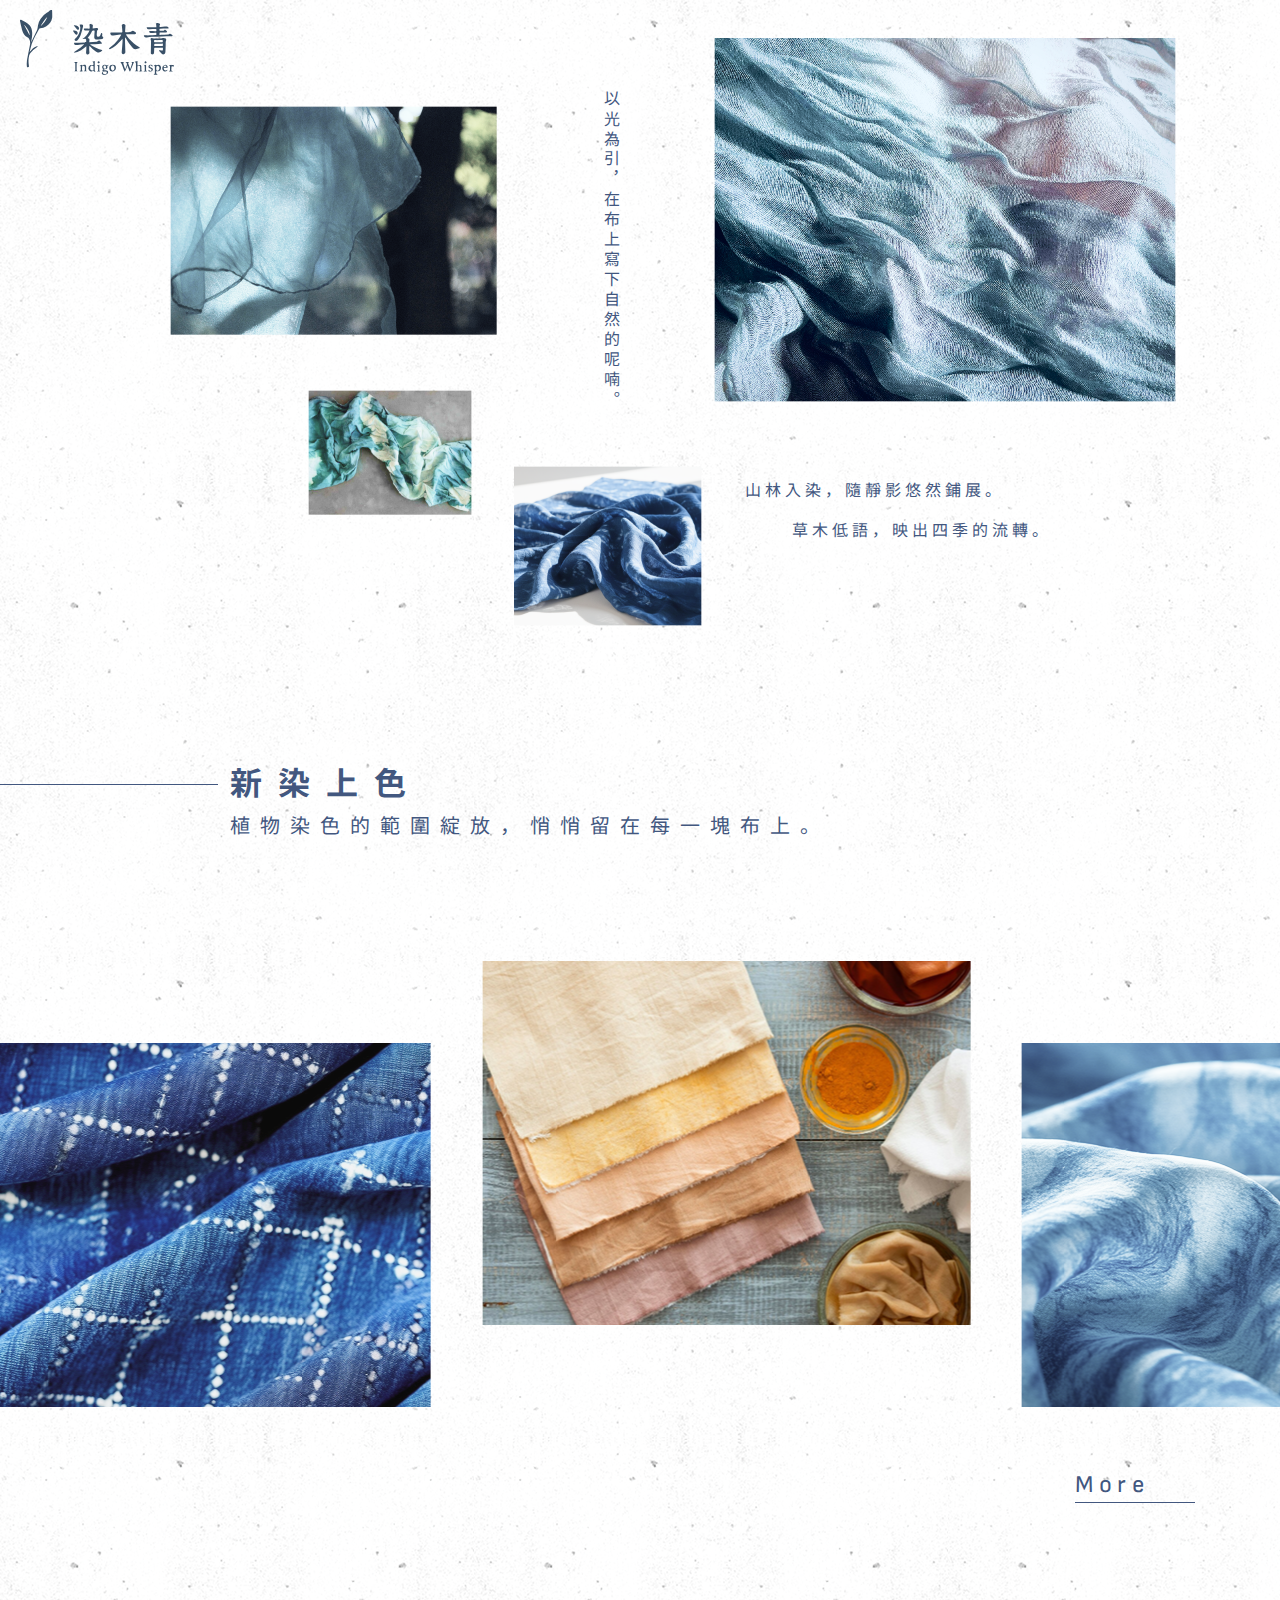
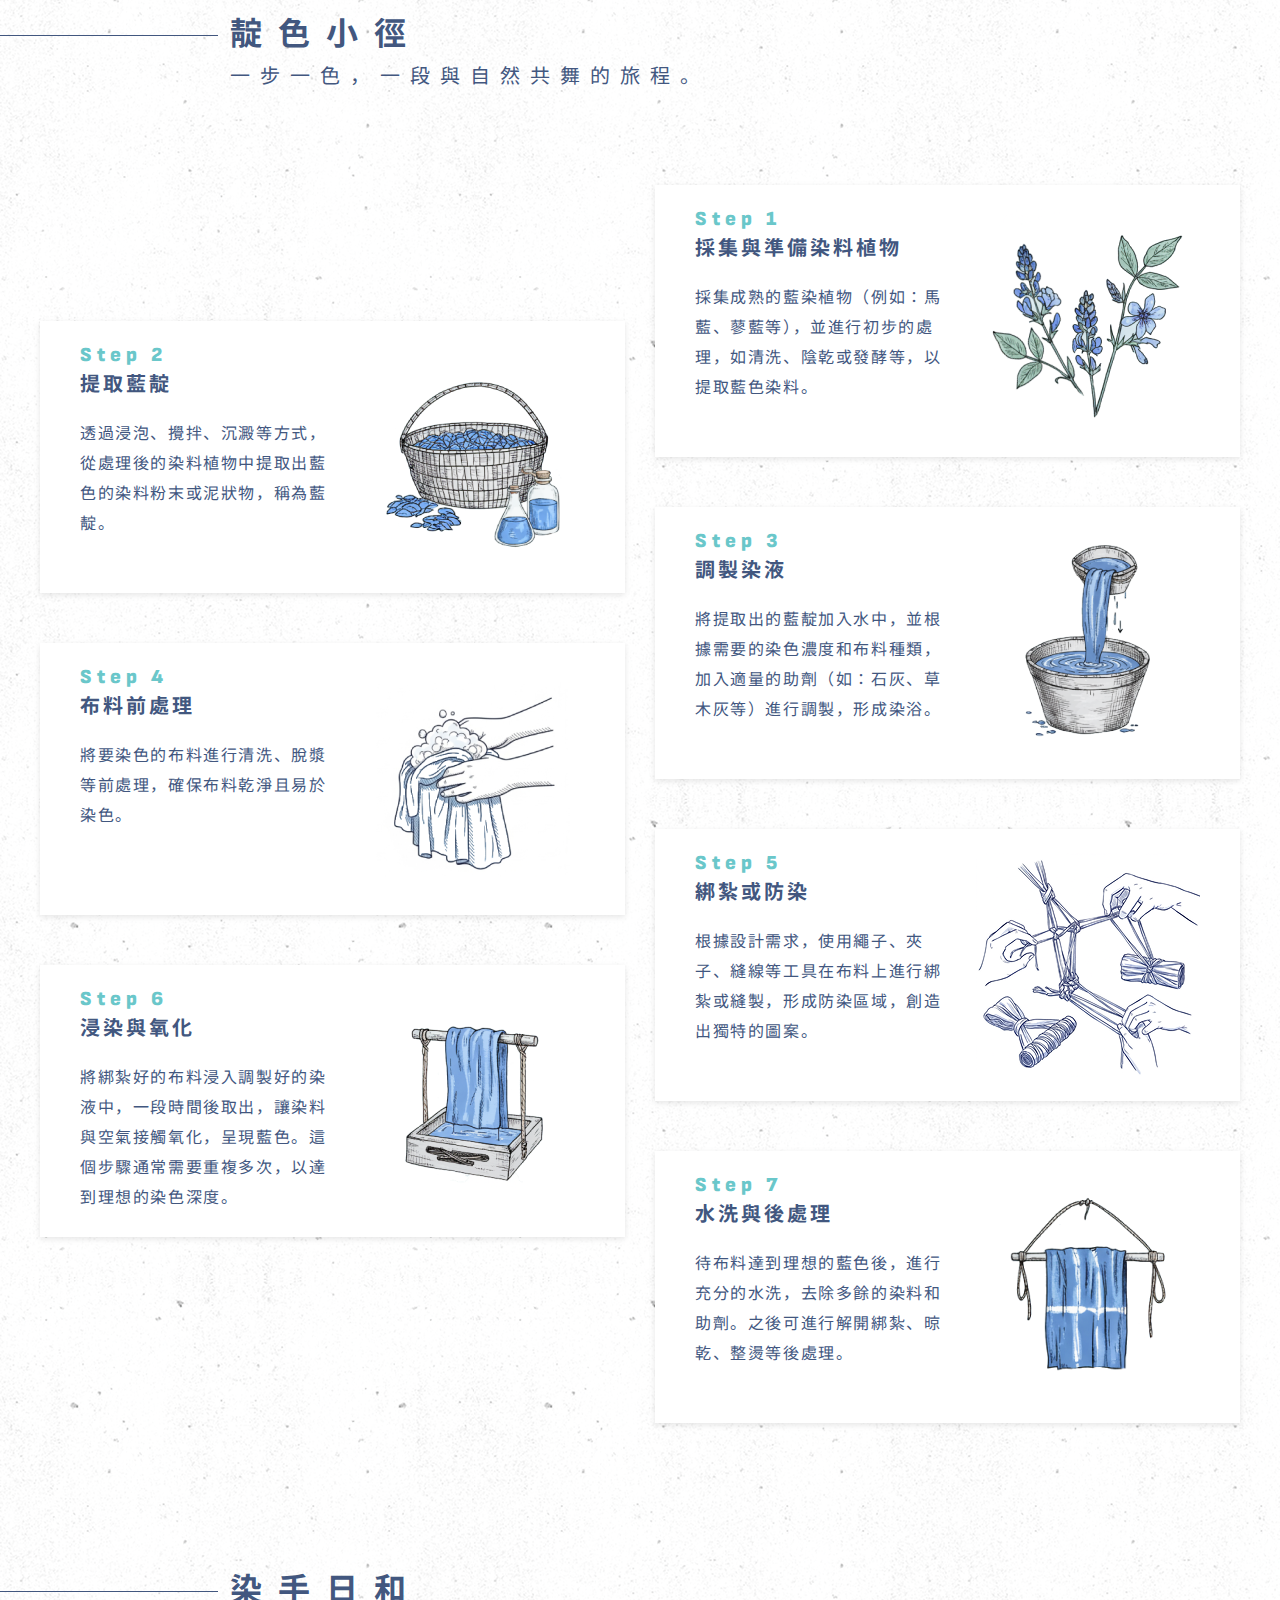
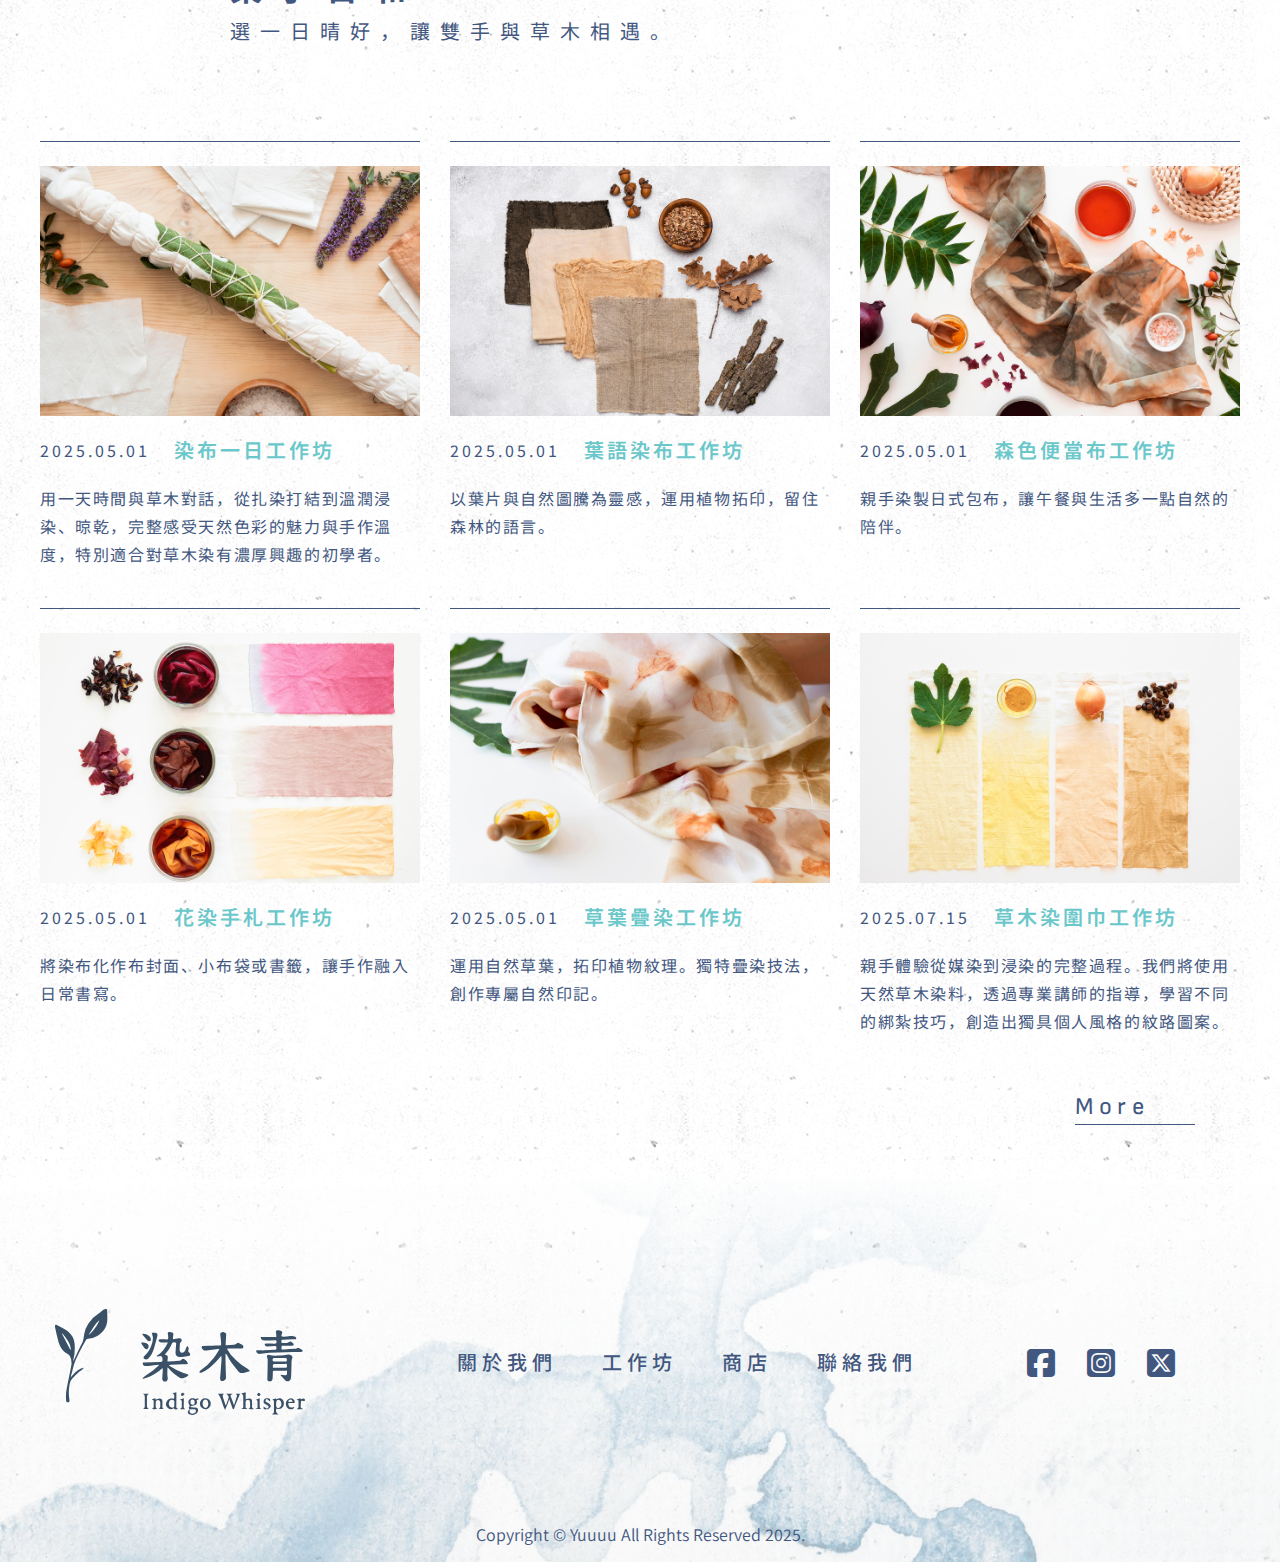
<file: index.html>
<!DOCTYPE html>
<html lang="en">
<head>
    <meta charset="UTF-8">
    <meta name="viewport" content="width=device-width, initial-scale=1.0">
    <link rel="stylesheet" href="css/base/reset.css">
    <link rel="stylesheet" href="css/base/variables.css">
    <link rel="stylesheet" href="css/layout/gridsystem.css">
    <link rel="stylesheet" href="css/component/header.css">
    <link rel="stylesheet" href="css/component/footer.css">

    
    <link rel="stylesheet" href="css/component/component.css">
    <link rel="stylesheet" href="css/component/button.css">
    <link rel="stylesheet" href="css/component/form.css">
    <link rel="stylesheet" href="css/component/title.css">
    <link rel="stylesheet" href="css/page/index.css">


    <link rel="preconnect" href="https://fonts.googleapis.com">
    <link rel="preconnect" href="https://fonts.gstatic.com" crossorigin>
    <link href="https://fonts.googleapis.com/css2?family=Noto+Sans+JP:wght@100..900&family=Sofia+Sans:ital,wght@0,1..1000;1,1..1000&display=swap" rel="stylesheet">
    <link rel="stylesheet" href="https://cdnjs.cloudflare.com/ajax/libs/font-awesome/6.5.0/css/all.min.css"
/>
    <link rel="icon" href="img/favicon.ico">
    <title>染木青 Indigo whisper</title>
</head>
<body>
    <div class="pageContainer">
        <!-- header -->
        <header class="header" id="header">
            <h1>
                <a href="index.html">
                    <img src="img/logo_pc.svg" alt="染木青logo">
                </a>
            </h1>

            <!-- 導覽列 -->
            <nav class="nav" id="nav">
                <ul class="menuList">
                    <li><a href="about.html">關於我們</a></li>
                    <li><a href="workshop.html">工作坊</a></li>
                    <li><a href="shop.html">精選染品</a></li>
                </ul>

                <!-- 平板、pc在header，手機固定底部 -->
                <ul class="iconList">
                    <li><a href="#" id="searchBtn"><i class="fa-solid fa-magnifying-glass"></i></a></li>
                    <li><a href="sign.html"><i class="fa-solid fa-user"></i></a></li>
                    <li><a href="cart.html"><i class="fa-solid fa-cart-shopping"></i></a></li>
                </ul>
                <!-- 搜尋彈窗 -->
                <div id="searchModal" class="modal">
                    <div class="searchContent">
                    <span class="closeBtn">&times;</span>
                    <div class="inputRow">
                        <input type="text" placeholder="輸入關鍵字搜尋..." class="searchInput" id="searchInput">
                        <button class="searchSubmit" id="searchSubmit">搜尋</button>
                    </div>
                    </div>
                </div>
            </nav>
            <!-- 漢堡選單 -->
            <button class="hamburger">
                <i class="fa-solid fa-bars iconBar"></i>
                <i class="fa-solid fa-xmark  iconBar-close"></i>
            </button>
        </header>

        <!-- banner -->
        <section class="bannerSection">
            <div class="bannerScaleWrap">
                <div class="bannerContainer">
                    <div class="bannerImg bannerImg-right">
                        <img src="img/banner_01.png" alt="bannerImg-right">
                    </div>
                    <div class="bannerImg bannerImg-left">
                        <img src="img/banner_02.png" alt="bannerImg-left">
                    </div>
                    <div class="bannerImg bannerImg-leftcenter">
                        <img src="img/banner_03.png" alt="bannerImg-leftcenter">
                    </div>
                    <div class="bannerImg bannerImg-centerbottom">
                        <img src="img/banner_04.png" alt="bannerImg-centerbottom">
                    </div>
                    <div class="bannerQuote bannerQuote-center">
                        <p>以光為引，在布上寫下自然的呢喃。</p>
                    </div>
                    <div class="bannerQuote bannerQuote-bottom">
                        <p>山林入染，隨靜影悠然鋪展。</p>
                        <p>草木低語，映出四季的流轉。</p>
                    </div>
                </div>
            </div>
        </section>

        <!-- slider -->
        <section class="sliderSection">
            <div class="title">
                <h2>新染上色</h2>
                <p>植物染色的範圍綻放，悄悄留在每一塊布上。</p>
            </div>
            <div class="sliderWrap">
                <div class="slideTrack">
                    <div class="slideItem"><img src="img/slide_01.png" alt="slide 1"></div>
                    <div class="slideItem"><img src="img/slide_02.png" alt="slide 2"></div>
                    <div class="slideItem"><img src="img/slide_03.png" alt="slide 3"></div>
                    <div class="slideItem"><img src="img/slide_04.png" alt="slide 4"></div>
                    </div>
            </div>

            <div class="container">
                <div class="row">
                    <div class="col-lg-12 col-12 moreBtnSection">
                        <div class="moreBtn">
                            <a href="shop.html">More</a>
                        </div>
                    </div>
                </div>
            </div>
        </section>

        <!-- step -->
        <section class="stepSection">
            <div class="title">
                <h2>靛色小徑</h2>
                <p>一步一色，一段與自然共舞的旅程。</p>
            </div>

            <div class="container">
                <div class="row">
                    <div class="col-12 col-md-12 col-lg-6">
                        <div class="stepCard">
                            <div class="content">
                                <div class="stepTitle">
                                    <span>Step 1</span>
                                    <h3>採集與準備染料植物</h3>
                                </div>
                                <p>採集成熟的藍染植物（例如：馬藍、蓼藍等），並進行初步的處理，如清洗、陰乾或發酵等，以提取藍色染料。</p>
                            </div>
                            <div class="pic">
                                <img src="img/step1.png">
                            </div>
                        </div>
                    </div>
                    <div class="col-12 col-md-12 col-lg-6">
                        <div class="stepCard">
                            <div class="content">
                                <div class="stepTitle">
                                    <span>Step 2</span>
                                    <h3>提取藍靛</h3>
                                </div>
                                <p>透過浸泡、攪拌、沉澱等方式，從處理後的染料植物中提取出藍色的染料粉末或泥狀物，稱為藍靛。</p>
                            </div>
                            <div class="pic">
                                <img src="img/step2.png">
                            </div>
                        </div>
                    </div>
                    <div class="col-12 col-md-12 col-lg-6">
                        <div class="stepCard">
                            <div class="content">
                                <div class="stepTitle">
                                    <span>Step 3</span>
                                    <h3>調製染液</h3>
                                </div>
                                <p>將提取出的藍靛加入水中，並根據需要的染色濃度和布料種類，加入適量的助劑（如：石灰、草木灰等）進行調製，形成染浴。</p>
                            </div>
                            <div class="pic">
                                <img src="img/step3.png">
                            </div>
                        </div>
                    </div>
                    <div class="col-12 col-md-12 col-lg-6">
                        <div class="stepCard">
                            <div class="content">
                                <div class="stepTitle">
                                    <span>Step 4</span>
                                    <h3>布料前處理</h3>
                                </div>
                                <p>將要染色的布料進行清洗、脫漿等前處理，確保布料乾淨且易於染色。</p>
                            </div>
                            <div class="pic">
                                <img src="img/step4.png">
                            </div>
                        </div>
                    </div>
                    <div class="col-12 col-md-12 col-lg-6">
                        <div class="stepCard">
                            <div class="content">
                                <div class="stepTitle">
                                    <span>Step 5</span>
                                    <h3>綁紮或防染</h3>
                                </div>
                                <p>根據設計需求，使用繩子、夾子、縫線等工具在布料上進行綁紮或縫製，形成防染區域，創造出獨特的圖案。</p>
                            </div>
                            <div class="pic">
                                <img src="img/step5.png">
                            </div>
                        </div>
                    </div>
                    <div class="col-12 col-md-12 col-lg-6">
                        <div class="stepCard">
                            <div class="content">
                                <div class="stepTitle">
                                    <span>Step 6</span>
                                    <h3>浸染與氧化</h3>
                                </div>
                                <p>將綁紮好的布料浸入調製好的染液中，一段時間後取出，讓染料與空氣接觸氧化，呈現藍色。這個步驟通常需要重複多次，以達到理想的染色深度。</p>
                            </div>
                            <div class="pic">
                                <img src="img/step6.png">
                            </div>
                        </div>
                    </div>
                    <div class="col-12 col-md-12 col-lg-6">
                        <div class="stepCard">
                            <div class="content">
                                <div class="stepTitle">
                                    <span>Step 7</span>
                                    <h3>水洗與後處理</h3>
                                </div>
                                <p>待布料達到理想的藍色後，進行充分的水洗，去除多餘的染料和助劑。之後可進行解開綁紮、晾乾、整燙等後處理。</p>
                            </div>
                            <div class="pic">
                                <img src="img/step7.png">
                            </div>
                        </div>
                    </div>
                </div>
            </div>
        </section>

        <!-- workshop -->
        <section class="workshopSection">
            <div class="title">
                <h2>染手日和</h2>
                <p>選一日晴好，讓雙手與草木相遇。</p>
            </div>
            <div class="container">
                <div class="row">
                    <div class="col-12 col-md-6 col-lg-4">
                        <div class="workshopCard">
                            <div class="workshopPic">
                                <a href="#">
                                    <img src="img/workshop_01.png">
                                </a>
                            </div>
                            <div class="workshopContent">
                                <div class="workshopDate">
                                    <a href="workshop.html">
                                        <span>2025.05.01</span>
                                        <h3>染布一日工作坊</h3> 
                                    </a> 
                                </div>
                                    <a href="workshop.html">
                                        <p>用一天時間與草木對話，從扎染打結到溫潤浸染、晾乾，完整感受天然色彩的魅力與手作溫度，特別適合對草木染有濃厚興趣的初學者。</p>
                                    </a>
                            </div> 
                        </div>
                    </div>
                    <div class="col-12 col-md-6 col-lg-4">
                        <div class="workshopCard">
                            <div class="workshopPic">
                                <a href="workshop.html">
                                    <img src="img/workshop_02.png">
                                </a>
                            </div>
                            <div class="workshopContent">
                                <div class="workshopDate">
                                    <a href="workshop.html">
                                        <span>2025.05.01</span>
                                        <h3>葉語染布工作坊</h3>  
                                    </a>
                                </div>
                                    <a href="workshop.html">
                                        <p>以葉片與自然圖騰為靈感，運用植物拓印，留住森林的語言。</p>
                                    </a>
                            </div> 
                        </div>
                    </div>
                    <div class="col-12 col-md-6 col-lg-4">
                        <div class="workshopCard">
                            <div class="workshopPic">
                                <a href="workshop.html">
                                    <img src="img/workshop_03.png">
                                </a>
                            </div>
                            <div class="workshopContent">
                                <div class="workshopDate">
                                    <a href="workshop.html">
                                        <span>2025.05.01</span>
                                        <h3>森色便當布工作坊</h3>  
                                    </a>
                                </div>
                                    <a href="workshop.html">
                                        <p>親手染製日式包布，讓午餐與生活多一點自然的陪伴。</p>
                                    </a>
                            </div> 
                        </div>
                    </div>
                    <div class="col-12 col-md-6 col-lg-4">
                        <div class="workshopCard">
                            <div class="workshopPic">
                                <a href="workshop.html">
                                    <img src="img/workshop_04.png">
                                </a>
                            </div>
                            <div class="workshopContent">
                                <div class="workshopDate">
                                    <a href="workshop.html">
                                        <span>2025.05.01</span>
                                        <h3>花染手札工作坊</h3>  
                                    </a>
                                </div>
                                    <a href="workshop.html">
                                        <p>將染布化作布封面、小布袋或書籤，讓手作融入日常書寫。</p>
                                    </a>
                            </div> 
                        </div>
                    </div>
                    <div class="col-12 col-md-6 col-lg-4">
                        <div class="workshopCard">
                            <div class="workshopPic">
                                <a href="workshop.html">
                                    <img src="img/workshop_05.png">
                                </a>
                            </div>
                            <div class="workshopContent">
                                <div class="workshopDate">
                                    <a href="workshop.html">
                                        <span>2025.05.01</span>
                                        <h3>草葉疊染工作坊</h3>  
                                    </a>
                                </div>
                                    <a href="workshop.html">
                                        <p>運用自然草葉，拓印植物紋理。獨特疊染技法，創作專屬自然印記。</p>
                                    </a>
                            </div> 
                        </div>
                    </div>
                    <div class="col-12 col-md-6 col-lg-4">
                        <div class="workshopCard">
                            <div class="workshopPic">
                                <a href="workshop.html">
                                    <img src="img/workshop_06.png">
                                </a>
                            </div>
                            <div class="workshopContent">
                                <div class="workshopDate">
                                    <a href="workshop.html">
                                        <span>2025.07.15</span>
                                        <h3>草木染圍巾工作坊</h3>  
                                    </a>
                                </div>
                                    <a href="workshop.html">
                                        <p>親手體驗從媒染到浸染的完整過程。我們將使用天然草木染料，透過專業講師的指導，學習不同的綁紮技巧，創造出獨具個人風格的紋路圖案。</p>
                                    </a>
                            </div> 
                        </div>
                    </div>
                </div>
            </div>
            <div class="container">
                <div class="row">
                    <div class="col-lg-12 col-12  moreBtnSection">
                        <div class="moreBtn">
                            <a href="workshop.html">More</a>
                        </div>
                    </div>
                </div>
            </div>
        </section>
        <!-- footer -->
        <footer class="footer">
            <div class="container footContent">
                <div class="row">
                    <div class="logoMenu col-12 col-md-12 col-lg-9">
                        <a href="index.html">
                            <img src="img/logo_pc.svg" alt="染木青logo">
                        </a>
                        <ul class="footMenu">
                            <li class="footMenuItem"><a href="about.html">關於我們</a></li>
                            <li class="footMenuItem"><a href="workshop.html">工作坊</a></li>
                            <li class="footMenuItem"><a href="shop.html">商店</a></li>
                            <li class="footMenuItem"><a href="#">聯絡我們</a></li>
                        </ul>
                    </div>
                    <div class="col-12 col-md-12 col-lg-3">
                        <ul class="footIcon">
                            <li><a href="#"><i class="fa-brands fa-square-facebook"></i></a></li>
                            <li><a href="#"><i class="fa-brands fa-square-instagram"></i></a></li>
                            <li><a href="#"><i class="fa-brands fa-square-x-twitter"></i></a></li>
                        </ul>
                    </div>
                </div>
                <div class="row">
                    <div class="col-12">
                        <p>Copyright  © Yuuuu All Rights Reserved 2025.</p>
                    </div>
                </div>
            </div>
        </footer>
    </div>
    <script src="js/main.js"></script>
</body>
</html>
</file>
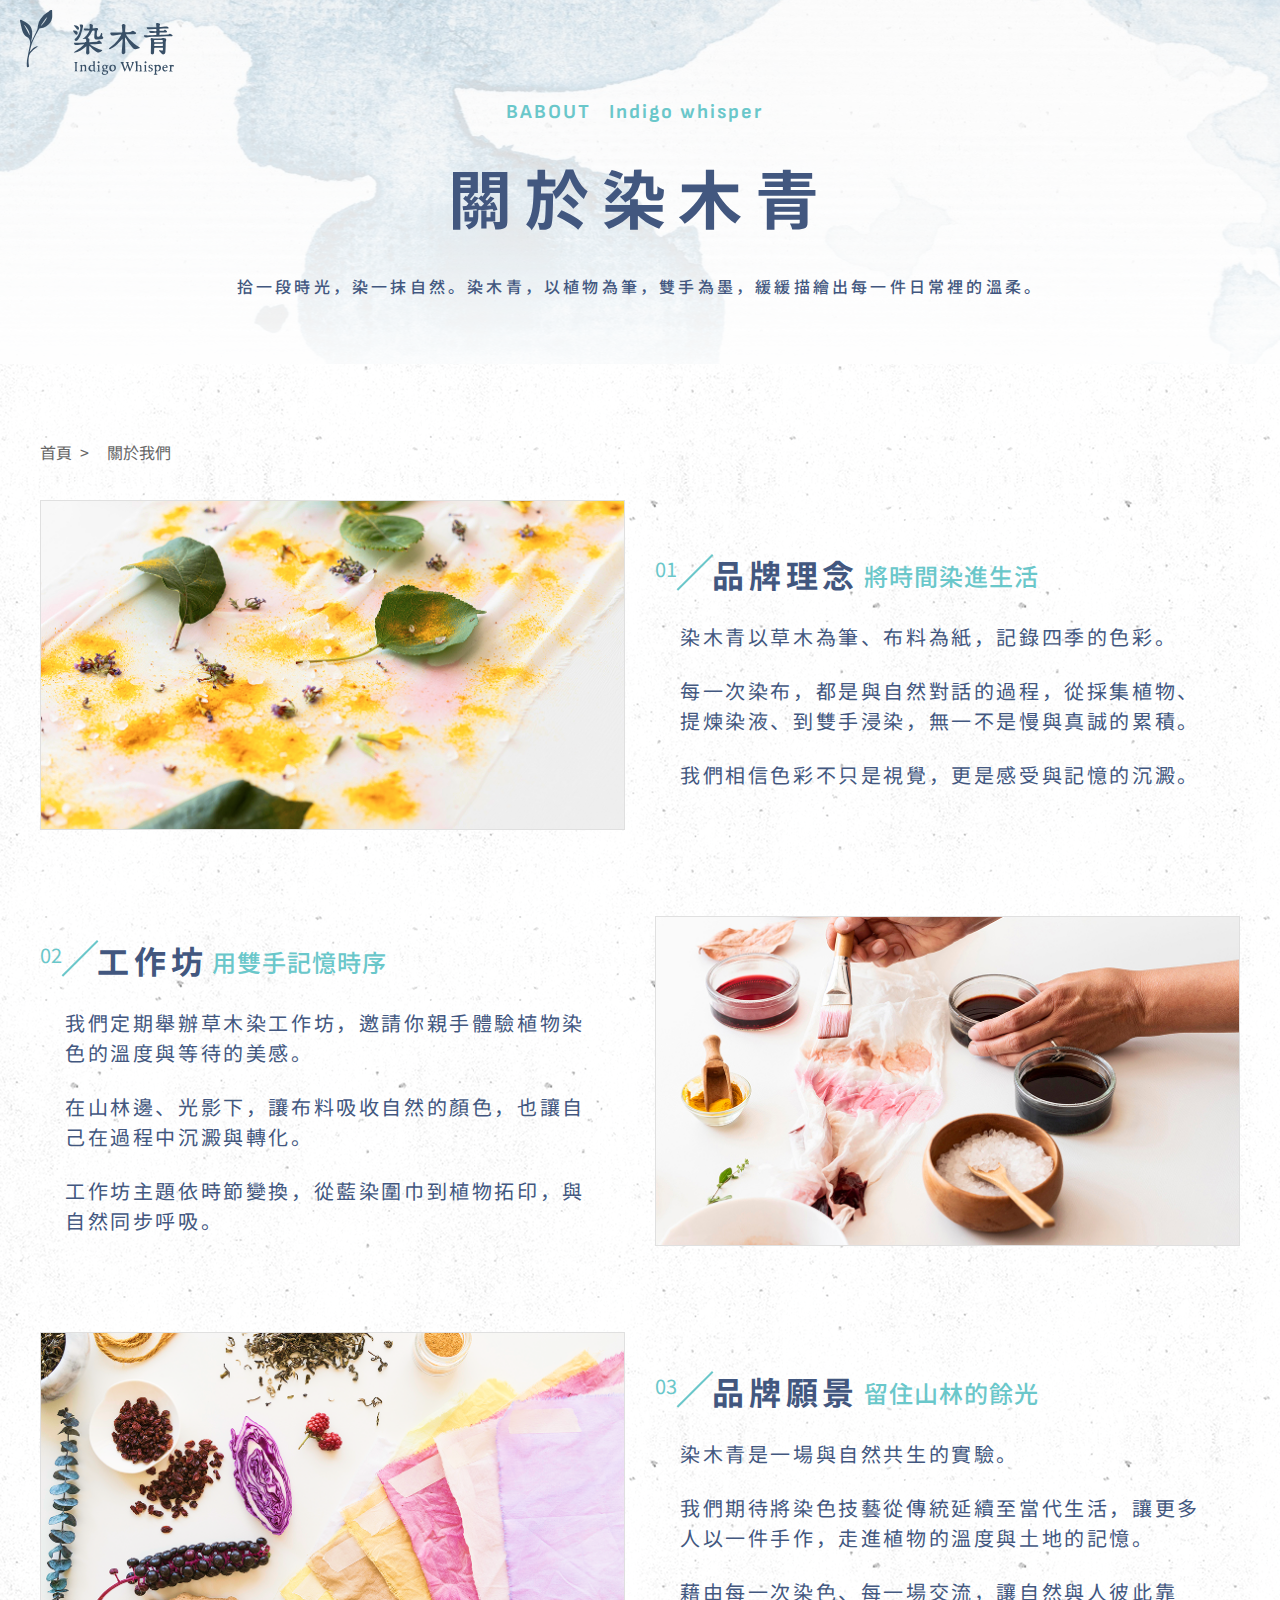
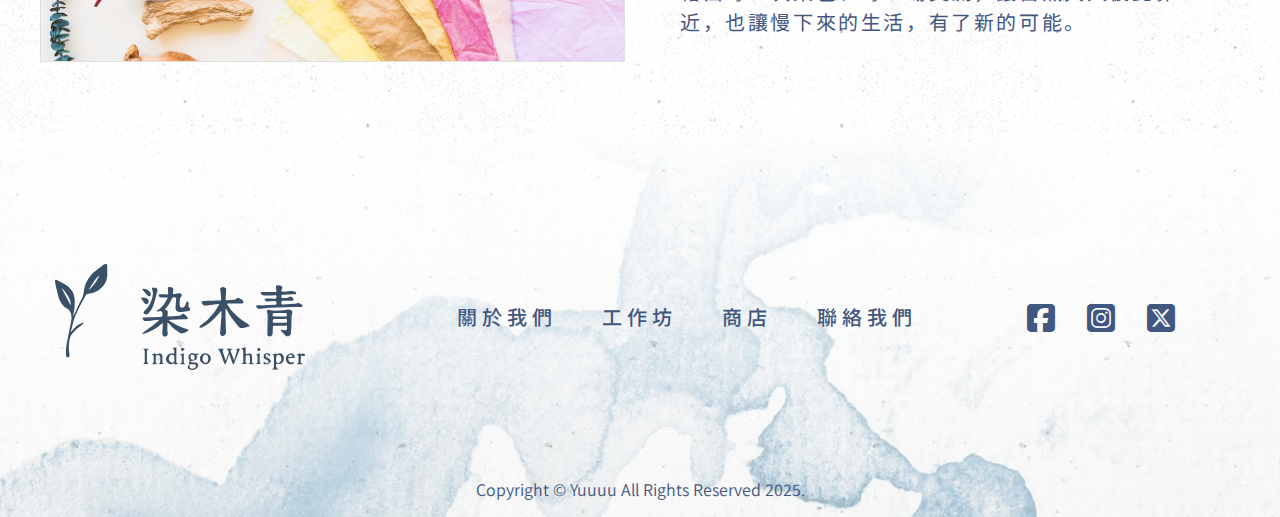
<file: about.html>
<!DOCTYPE html>
<html lang="en">
<head>
    <meta charset="UTF-8">
    <meta name="viewport" content="width=device-width, initial-scale=1.0">
    <link rel="stylesheet" href="css/base/reset.css">
    <link rel="stylesheet" href="css/base/variables.css">
    <link rel="stylesheet" href="css/layout/gridsystem.css">
    <link rel="stylesheet" href="css/component/header.css">
    <link rel="stylesheet" href="css/component/footer.css">
    
    <link rel="stylesheet" href="css/component/component.css">
    <link rel="stylesheet" href="css/component/button.css">
    <link rel="stylesheet" href="css/component/form.css">
    <link rel="stylesheet" href="css/component/title.css">
    <link rel="stylesheet" href="css/page/about.css">


    <link rel="preconnect" href="https://fonts.googleapis.com">
    <link rel="preconnect" href="https://fonts.gstatic.com" crossorigin>
    <link href="https://fonts.googleapis.com/css2?family=Noto+Sans+JP:wght@100..900&family=Sofia+Sans:ital,wght@0,1..1000;1,1..1000&display=swap" rel="stylesheet">
    <link rel="stylesheet" href="https://cdnjs.cloudflare.com/ajax/libs/font-awesome/6.5.0/css/all.min.css"
/>
    <link rel="icon" href="img/favicon.ico">
    <title>染木青-關於我們</title>
</head>
<body>
    <!-- header -->
    <header class="header" id="header">
        <h1>
            <a href="index.html">
                <img src="img/logo_pc.svg" alt="染木青logo">
            </a>
        </h1>

        <!-- 導覽列 -->
        <nav class="nav" id="nav">
            <ul class="menuList">
                <li><a href="about.html">關於我們</a></li>
                <li><a href="workshop.html">工作坊</a></li>
                <li><a href="shop.html">精選染品</a></li>
                
            </ul>

            <!-- 平板、pc在header，手機固定底部 -->
            <ul class="iconList">
                <li><a href="#" id="searchBtn"><i class="fa-solid fa-magnifying-glass"></i></a></li>
                <li><a href="sign.html"><i class="fa-solid fa-user"></i></a></li>
                <li><a href="cart.html"><i class="fa-solid fa-cart-shopping"></i></a></li>
            </ul>
            <!-- 搜尋彈窗 -->
            <div id="searchModal" class="modal">
                <div class="searchContent">
                <span class="closeBtn">&times;</span>
                <div class="inputRow">
                    <input type="text" placeholder="輸入關鍵字搜尋..." class="searchInput" id="searchInput">
                    <button class="searchSubmit" id="searchSubmit">搜尋</button>
                </div>
                </div>
            </div>
        </nav>
        <!-- 漢堡選單 -->
        <button class="hamburger">
            <i class="fa-solid fa-bars iconBar"></i>
            <i class="fa-solid fa-xmark  iconBar-close"></i>
        </button>
    </header>

    <section class="categoryTitle">
            <span>BABOUT &nbsp Indigo whisper&nbsp;&nbsp;</span>
            <h2>關於染木青</h2>
            <p>拾一段時光，染一抹自然。染木青，以植物為筆，雙手為墨，緩緩描繪出每一件日常裡的溫柔。</p>
    </section>

    <main class="container">
        <div class="breadcrumb">
            <ol>
                <li><a href="index.html">首頁</a></li>
                <li><a href="about.html" aria-current="page">關於我們</a></li>
            </ol>
        </div>
        <div class="row aboutTxt">
            <div class="col-10 col-lg-6">
                <div class="aboutImg">
                    <img src="img/about/about_01.jpg">
                </div>
            </div>
            <div class="col-10 col-lg-6">
                <div class="aboutInfo">
                    <div class="aboutTitle">
                        <span class="aboutNum">01</span>
                        <h2>品牌理念</h2>
                        <h3>將時間染進生活</h3>
                    </div>
                    <div class="aboutContent">
                        <p>染木青以草木為筆、布料為紙，記錄四季的色彩。</p>
                        <p>每一次染布，都是與自然對話的過程，從採集植物、提煉染液、到雙手浸染，無一不是慢與真誠的累積。</p>
                        <p>我們相信色彩不只是視覺，更是感受與記憶的沉澱。</p>
                    </div>
                </div>
            </div>
        </div>
        <div class="row aboutTxt">
            <div class="col-10 col-lg-6">
                <div class="aboutImg">
                    <img src="img/about/about_02.jpg">
                </div>
            </div>
            <div class="col-10 col-lg-6">
                <div class="aboutInfo">
                    <div class="aboutTitle">
                        <span class="aboutNum">02</span>
                        <h2>工作坊</h2>
                        <h3>用雙手記憶時序</h3>
                    </div>
                    <div class="aboutContent">
                        <p>我們定期舉辦草木染工作坊，邀請你親手體驗植物染色的溫度與等待的美感。</p>
                        <p>在山林邊、光影下，讓布料吸收自然的顏色，也讓自己在過程中沉澱與轉化。</p>
                        <p>工作坊主題依時節變換，從藍染圍巾到植物拓印，與自然同步呼吸。</p>
                    </div>
                </div>
            </div>
        </div>
        <div class="row aboutTxt">
            <div class="col-10 col-lg-6">
                <div class="aboutImg">
                    <img src="img/about/about_03.jpg">
                </div>
            </div>
            <div class="col-10 col-lg-6">
                <div class="aboutInfo">
                    <div class="aboutTitle">
                        <span class="aboutNum">03</span>
                        <h2>品牌願景</h2>
                        <h3>留住山林的餘光</h3>
                    </div>
                    <div class="aboutContent">
                        <p>染木青是一場與自然共生的實驗。</p>
                        <p>我們期待將染色技藝從傳統延續至當代生活，讓更多人以一件手作，走進植物的溫度與土地的記憶。</p>
                        <p>藉由每一次染色、每一場交流，讓自然與人彼此靠近，也讓慢下來的生活，有了新的可能。</p>
                    </div>
                </div>
            </div>
        </div>
    </main>
    <!-- footer -->
        <footer class="footer">
            <div class="container footContent">
                <div class="row">
                    <div class="logoMenu col-12 col-md-12 col-lg-9">
                        <a href="index.html">
                            <img src="img/logo_pc.svg" alt="染木青logo">
                        </a>
                        <ul class="footMenu">
                            <li class="footMenuItem"><a href="about.html">關於我們</a></li>
                            <li class="footMenuItem"><a href="workshop.html">工作坊</a></li>
                            <li class="footMenuItem"><a href="shop.html">商店</a></li>
                            <li class="footMenuItem"><a href="#">聯絡我們</a></li>
                        </ul>
                    </div>
                    <div class="col-12 col-md-12 col-lg-3">
                        <ul class="footIcon">
                            <li><a href="#"><i class="fa-brands fa-square-facebook"></i></a></li>
                            <li><a href="#"><i class="fa-brands fa-square-instagram"></i></a></li>
                            <li><a href="#"><i class="fa-brands fa-square-x-twitter"></i></a></li>
                        </ul>
                    </div>
                </div>
                <div class="row">
                    <div class="col-12">
                        <p>Copyright  © Yuuuu All Rights Reserved 2025.</p>
                    </div>
                </div>
            </div>
        </footer>
    </div>
    <script src="js/main.js"></script>
</body>
</html>
</file>
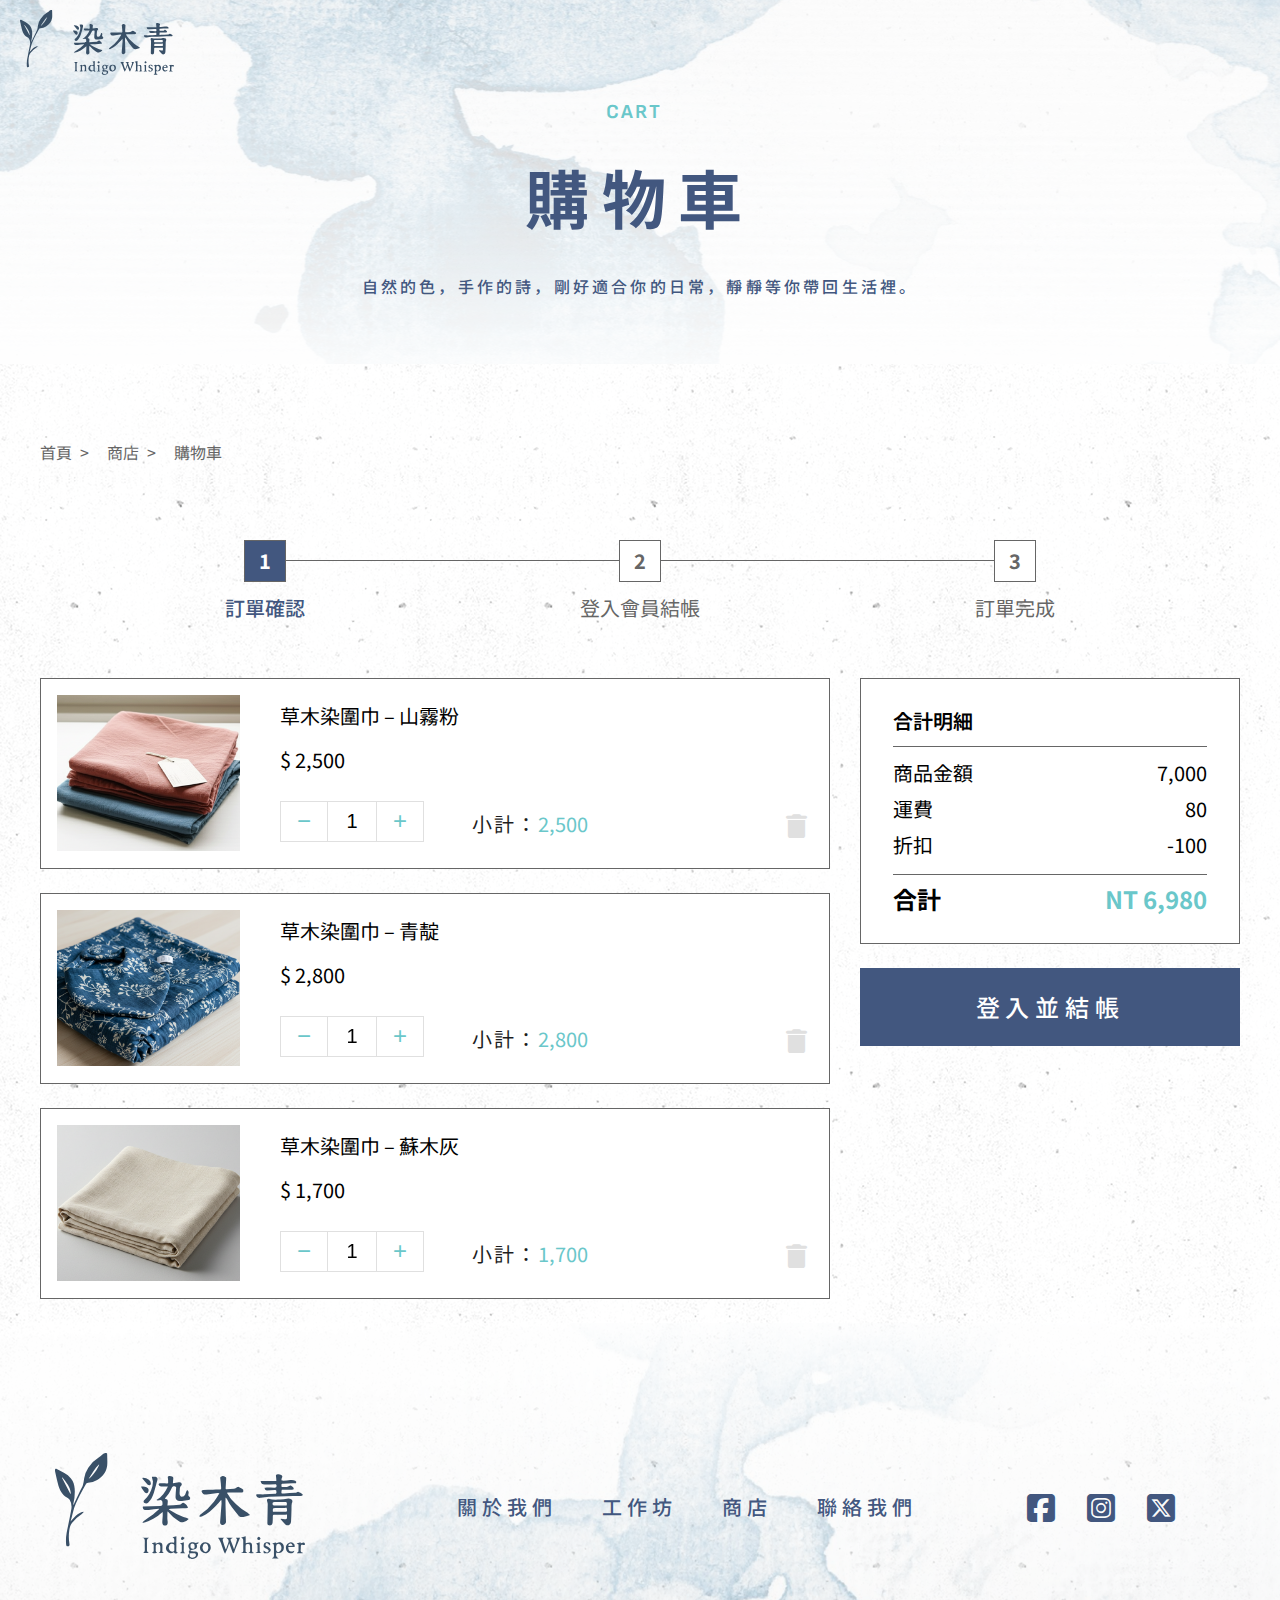
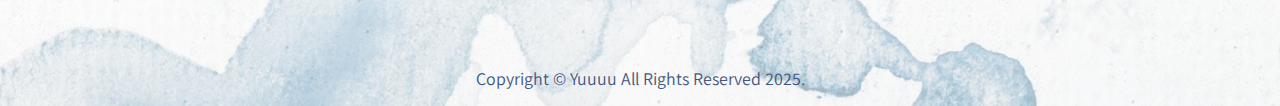
<file: cart.html>
<!DOCTYPE html>
<html lang="en">
<head>
    <meta charset="UTF-8">
    <meta name="viewport" content="width=device-width, initial-scale=1.0">
    <link rel="stylesheet" href="css/base/reset.css">
    <link rel="stylesheet" href="css/base/variables.css">
    <link rel="stylesheet" href="css/layout/gridsystem.css">
    <link rel="stylesheet" href="css/component/header.css">
    <link rel="stylesheet" href="css/component/footer.css">

    
    <link rel="stylesheet" href="css/component/component.css">
    <link rel="stylesheet" href="css/component/button.css">
    <link rel="stylesheet" href="css/component/form.css">
    <link rel="stylesheet" href="css/component/title.css">
    <link rel="stylesheet" href="css/page/cart.css">


    <link rel="preconnect" href="https://fonts.googleapis.com">
    <link rel="preconnect" href="https://fonts.gstatic.com" crossorigin>
    <link href="https://fonts.googleapis.com/css2?family=Noto+Sans+JP:wght@100..900&family=Sofia+Sans:ital,wght@0,1..1000;1,1..1000&display=swap" rel="stylesheet">
    <link rel="stylesheet" href="https://cdnjs.cloudflare.com/ajax/libs/font-awesome/6.5.0/css/all.min.css"
/>
    <link rel="icon" href="img/favicon.ico">
    <title>染木青-購物車-確認訂單明細</title>
</head>
<body>
    <!-- header -->
    <header class="header" id="header">
        <h1>
            <a href="index.html">
                <img src="img/logo_pc.svg" alt="染木青logo">
            </a>
        </h1>

        <!-- 導覽列 -->
        <nav class="nav" id="nav">
            <ul class="menuList">
                <li><a href="about.html">關於我們</a></li>
                <li><a href="workshop.html">工作坊</a></li>
                <li><a href="shop.html">精選染品</a></li>
                
            </ul>

            <!-- 平板、pc在header，手機固定底部 -->
            <ul class="iconList">
                <li><a href="#" id="searchBtn"><i class="fa-solid fa-magnifying-glass"></i></a></li>
                <li><a href="sign.html"><i class="fa-solid fa-user"></i></a></li>
                <li><a href="cart.html"><i class="fa-solid fa-cart-shopping"></i></a></li>
            </ul>
            <!-- 搜尋彈窗 -->
            <div id="searchModal" class="modal">
                <div class="searchContent">
                <span class="closeBtn">&times;</span>
                <div class="inputRow">
                    <input type="text" placeholder="輸入關鍵字搜尋..." class="searchInput" id="searchInput">
                    <button class="searchSubmit" id="searchSubmit">搜尋</button>
                </div>
                </div>
            </div>
        </nav>
        <!-- 漢堡選單 -->
        <button class="hamburger">
            <i class="fa-solid fa-bars iconBar"></i>
            <i class="fa-solid fa-xmark  iconBar-close"></i>
        </button>
    </header>

    <section class="categoryTitle">
            <span>CART&nbsp;&nbsp;</span>
            <h2>購物車</h2>
            <p>自然的色，手作的詩，剛好適合你的日常，靜靜等你帶回生活裡。</p>
    </section>

    <main class="container">
        <div class="breadcrumb">
            <ol>
                <li><a href="index.html">首頁</a></li>
                <li><a href="shop.html">商店</a></li>
                <li><a href="product.html" aria-current="page">購物車</a></li>
            </ol>
        </div>

        <div class="row checkoutSection">
            <div class="col-12 col-md-9">
                <ol class="checkoutProgress">
                    <li class="step stepNow">
                        <span class="stepNumber">1</span>
                        <div class="stepText">
                            <p>訂單確認</p>
                        </div>
                    </li>
                    <li class="step">
                        <span class="stepNumber">2</span>
                        <div class="stepText">
                            <p>登入會員結帳</p>
                        </div>
                    </li>
                    <li class="step">
                        <span class="stepNumber">3</span>
                        <div class="stepText">
                            <p>訂單完成</p>
                        </div>
                    </li>
                </ol>
            </div>
        </div>

        <div class="row">
            <div class="col-12 col-lg-8">
                <div class="cartCard">
                    <div class="cartItemImage">
                        <img src="img/product/product_01.png">
                    </div>
                    <div class="cardItemInfo">
                        <div class="cartItemContent">
                            <h4 class="cartItemTitle">草木染圍巾 – 山霧粉</h4>
                            <span class="cartItemPrice"  data-price="2500">$ 2,500</span>
                            <div class="itemAmount">
                                <div class="itemAmountInput">
                                    <button class="minus">−</button>
                                    <input type="number" class="amountInput" value="1" min="1" max="5" aria-label="商品數量">
                                    <button class="plus">+</button>
                                </div>
                                <div class="itemAmountlabelSpan">
                                    <label for="amount">小計：</label>
                                    <span class="itemAmountResult">5,000</span>
                                </div>
                            </div>
                        </div>
                        <button class="trash">
                            <i class="fa-solid fa-trash"></i>
                        </button>
                    </div>
                </div>
                <div class="cartCard">
                    <div class="cartItemImage">
                        <img src="img/product/product_02.png">
                    </div>
                    <div class="cardItemInfo">
                        <div class="cartItemContent">
                            <h4 class="cartItemTitle">草木染圍巾 – 青靛</h4>
                            <span class="cartItemPrice" data-price="2800">$ 2,800</span>
                            <div class="itemAmount">
                                <div class="itemAmountInput">
                                    <button class="minus">−</button>
                                    <input type="number" class="amountInput" value="1" min="1" max="5" aria-label="商品數量">
                                    <button class="plus">+</button>
                                </div>
                                <div class="itemAmountlabelSpan">
                                    <label for="amount">小計：</label>
                                    <span class="itemAmountResult">5,000</span>
                                </div>
                            </div>
                        </div>
                        <button class="trash">
                            <i class="fa-solid fa-trash"></i>
                        </button>
                    </div>
                </div>
                <div class="cartCard">
                    <div class="cartItemImage">
                        <img src="img/product/product_03.png">
                    </div>
                    <div class="cardItemInfo">
                        <div class="cartItemContent">
                            <h4 class="cartItemTitle">草木染圍巾 – 蘇木灰</h4>
                            <span class="cartItemPrice" data-price="1700">$ 1,700</span>
                            <div class="itemAmount">
                                <div class="itemAmountInput">
                                    <button class="minus">−</button>
                                    <input type="number" class="amountInput"  value="1" min="1" max="5" aria-label="商品數量">
                                    <button class="plus">+</button>
                                </div>
                                <div class="itemAmountlabelSpan">
                                    <label for="amount">小計：</label>
                                    <span class="itemAmountResult">5,000</span>
                                </div>
                            </div>
                        </div>
                        <button class="trash">
                            <i class="fa-solid fa-trash"></i>
                        </button>
                    </div>
                </div>
            </div>

            <div class="col-12 col-lg-4">
                <div class="cartSum">
                    <h3>合計明細</h3>
                    <ul class="cartSumList">
                        <li>
                            商品金額
                            <span id="subTotal">0</span>
                        </li>
                        <li>
                            運費
                            <span id="deliveryFee">80</span>
                        </li>
                        <li>
                            折扣
                            <span id="discount">-100</span>
                        </li>
                        <li class="cartSumTotal">
                            合計
                            <span id="cartSumTotal">NT 2,480</span>
                        </li>
                    </ul>
                </div>

                <div class="btnSection">
                    <div class="buyNowBtn">
                            <a  href="sign.html">登入並結帳</a >
                    </div>
                </div>
            </div>
        </div>
    </main>

    <!-- footer -->
    <footer class="footer">
        <div class="container footContent">
            <div class="row">
                <div class="logoMenu col-12 col-md-12 col-lg-9">
                    <a href="index.html">
                        <img src="img/logo_pc.svg" alt="染木青logo">
                    </a>
                    <ul class="footMenu">
                        <li class="footMenuItem"><a href="about.html">關於我們</a></li>
                        <li class="footMenuItem"><a href="workshop.html">工作坊</a></li>
                        <li class="footMenuItem"><a href="shop.html">商店</a></li>
                        <li class="footMenuItem"><a href="#">聯絡我們</a></li>
                    </ul>
                </div>
                <div class="col-12 col-md-12 col-lg-3">
                    <ul class="footIcon">
                        <li><a href="#"><i class="fa-brands fa-square-facebook"></i></a></li>
                        <li><a href="#"><i class="fa-brands fa-square-instagram"></i></a></li>
                        <li><a href="#"><i class="fa-brands fa-square-x-twitter"></i></a></li>
                    </ul>
                </div>
            </div>
            <div class="row">
                <div class="col-12">
                    <p>Copyright  © Yuuuu All Rights Reserved 2025.</p>
                </div>
            </div>
        </div>
    </footer>

    <!-- <script src="js/cart.js"></script> -->
    <script src="js/main.js"></script>
</body>
</html>
</file>
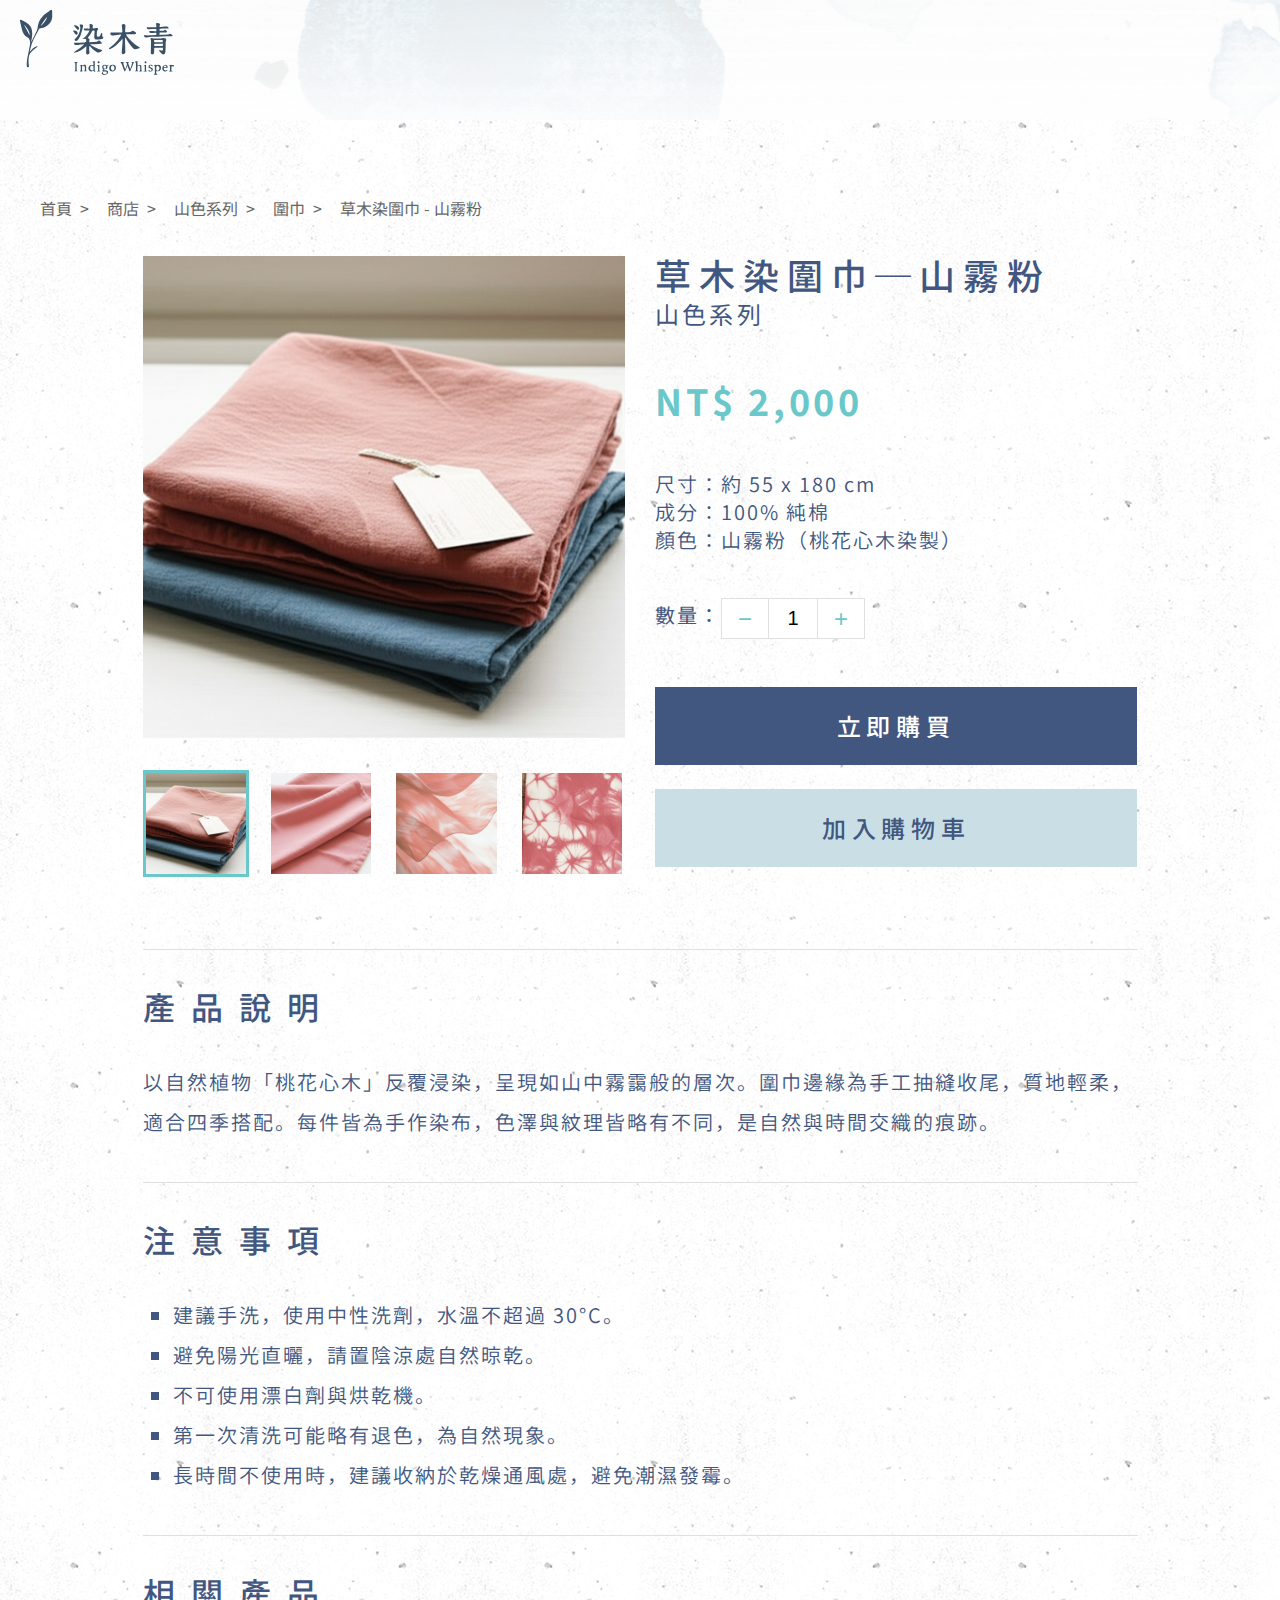
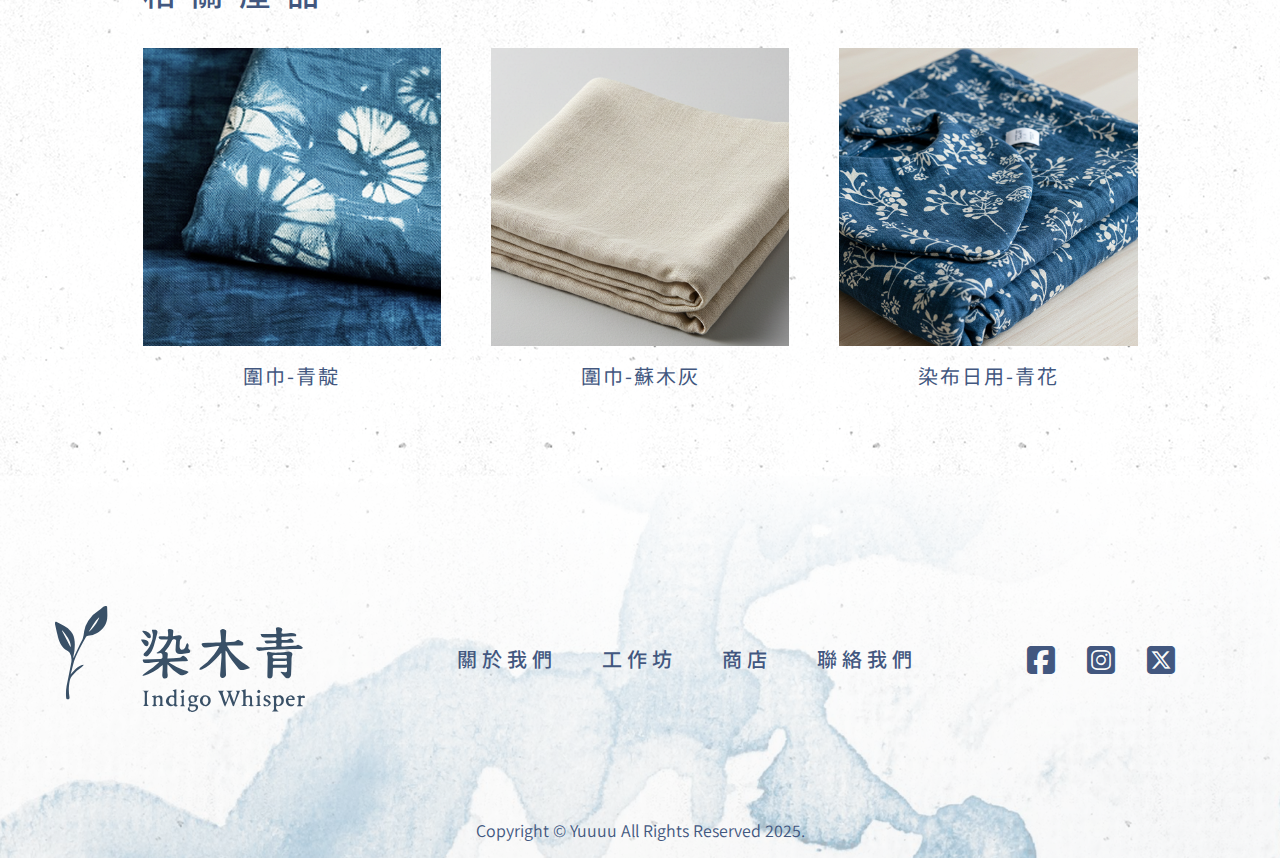
<file: product.html>
<html lang="en">
<head>
    <meta charset="UTF-8">
    <meta name="viewport" content="width=device-width, initial-scale=1.0">
    <link rel="stylesheet" href="css/base/reset.css">
    <link rel="stylesheet" href="css/base/variables.css">
    <link rel="stylesheet" href="css/layout/gridsystem.css">
    <link rel="stylesheet" href="css/component/header.css">
    <link rel="stylesheet" href="css/component/footer.css">

    
    <link rel="stylesheet" href="css/component/component.css">
    <link rel="stylesheet" href="css/component/button.css">
    <link rel="stylesheet" href="css/component/form.css">
    <link rel="stylesheet" href="css/component/title.css">
    <link rel="stylesheet" href="css/page/product.css">


    <link rel="preconnect" href="https://fonts.googleapis.com">
    <link rel="preconnect" href="https://fonts.gstatic.com" crossorigin>
    <link href="https://fonts.googleapis.com/css2?family=Noto+Sans+JP:wght@100..900&family=Sofia+Sans:ital,wght@0,1..1000;1,1..1000&display=swap" rel="stylesheet">
    <link rel="stylesheet" href="https://cdnjs.cloudflare.com/ajax/libs/font-awesome/6.5.0/css/all.min.css"
/>
    <link rel="icon" href="img/favicon.ico">
    <title>染木青商行-草木染圍巾–山霧粉</title>
</head>
<body>
    <!-- header -->
    <header class="header" id="header">
        <h1>
            <a href="index.html">
                <img src="img/logo_pc.svg" alt="染木青logo">
            </a>
        </h1>

        <!-- 導覽列 -->
        <nav class="nav" id="nav">
            <ul class="menuList">
                <li><a href="about.html">關於我們</a></li>
                <li><a href="workshop.html">工作坊</a></li>
                <li><a href="shop.html">精選染品</a></li>
                
            </ul>

            <!-- 平板、pc在header，手機固定底部 -->
            <ul class="iconList">
                <li><a href="#" id="searchBtn"><i class="fa-solid fa-magnifying-glass"></i></a></li>
                <li><a href="sign.html"><i class="fa-solid fa-user"></i></a></li>
                <li><a href="cart.html"><i class="fa-solid fa-cart-shopping"></i></a></li>
            </ul>
            <!-- 搜尋彈窗 -->
            <div id="searchModal" class="modal">
                <div class="searchContent">
                <span class="closeBtn">&times;</span>
                <div class="inputRow">
                    <input type="text" placeholder="輸入關鍵字搜尋..." class="searchInput" id="searchInput">
                    <button class="searchSubmit" id="searchSubmit">搜尋</button>
                </div>
                </div>
            </div>
        </nav>
        <!-- 漢堡選單 -->
        <button class="hamburger">
            <i class="fa-solid fa-bars iconBar"></i>
            <i class="fa-solid fa-xmark  iconBar-close"></i>
        </button>
    </header>

    <section class="categoryTitle">
            <!-- <span></span>
            <h2></h2> -->
    </section>

    <main class="container">
        <div class="breadcrumb">
            <ol>
                <li><a href="index.html">首頁</a></li>
                <li><a href="shop.html">商店</a></li>
                <li><a href="#">山色系列</a></li>
                <li><a href="#">圍巾</a></li>
                <li><a href="product.html" aria-current="page">草木染圍巾 - 山霧粉</a></li>
            </ol>
        </div>

        <div class="row productSection">
            <div class="col-10 col-lg-5">
                <div class="productImages">
                    <div class="mainImage" id="mainImageContainer">
                        <img src="img/product/mainImage.png">
                        <!-- <span class="heart" id="heart"><i class="fa-regular fa-heart"></i></span>  -->
                    </div>
                    <div class="imageShrinkList">
                        <div class="imageShrink">
                            <img src="img/product/product_imageShrink_01.png">
                        </div>
                        <div class="imageShrink">
                            <img src="img/product/product_imageShrink_02.png">
                        </div>
                        <div class="imageShrink">
                            <img src="img/product/product_imageShrink_03.png">
                        </div>
                        <div class="imageShrink">
                            <img src="img/product/product_imageShrink_04.png">
                        </div>
                    </div>
                </div>
            </div>

            <div class="col-10  col-lg-5">
                <div class="productRightSection">
                    <div class="itemInfo">
                        <h2 class="itemTitle">草木染圍巾─山霧粉</h2>
                        <h3 class="itemSeries">山色系列</h3>
                        <p class="itemPrice">NT$ 2,000</p>
                        <div class="itemAttr">
                            <p><span>尺寸：</span>約 55 x 180 cm</p>
                            <p><span>成分：</span>100% 純棉</p>
                            <p><span>顏色：</span>山霧粉（桃花心木染製）</p>
                        </div>
                    </div>
    
    
                    <div class="itemAmount">
                        <label for="amount">數量：</label>
                        <div class="itemAmountInput">
                            <button class="minus">−</button>
                            <input type="number" id="amount" value="1" min="1" max="5" aria-label="商品數量">
                            <button class="plus">+</button>
                        </div>
                    </div>
    
                    <div class="btnSection">
                        <div class="buyNowBtn">
                            <a  href="cart.html">立即購買</a >
                        </div>
                        <div class="addCartBtn">
                            <a href="#">加入購物車</a >
                        </div>
                    </div>
                </div>
            </div>

            <!-- <div class="col-md-10 col-lg-5">
                <div class="btnSection">
                        <div class="buyNowBtn">
                            <a  href="cart.html">立即購買</a >
                        </div>
                        <div class="addCartBtn">
                            <a href="#">加入購物車</a >
                        </div>
                </div>
            </div> -->

            <div class="col-10 col-lg-10">
                <div class="itemContent">
                    <h3>產品說明</h3>
                    <p>以自然植物「桃花心木」反覆浸染，呈現如山中霧靄般的層次。圍巾邊緣為手工抽縫收尾，質地輕柔，適合四季搭配。每件皆為手作染布，色澤與紋理皆略有不同，是自然與時間交織的痕跡。</p>
                </div>
                <div class="itemContent">
                    <h3>注意事項</h3>
                    <ul class="itemNote">
                        <li>建議手洗，使用中性洗劑，水溫不超過 30°C。</li>
                        <li>避免陽光直曬，請置陰涼處自然晾乾。</li>
                        <li>不可使用漂白劑與烘乾機。</li>
                        <li>第一次清洗可能略有退色，為自然現象。</li>
                        <li>長時間不使用時，建議收納於乾燥通風處，避免潮濕發霉。</li>
                    </ul>
                </div>
                <div class="itemContent">
                    <h3>相關產品</h3>
                    <ul class="itemRelatived"> 
                        <li>
                            <a href="#">
                                <img src="img/product/product_04.png" alt="草木染圍巾-青靛">
                            </a>
                            <div class="relatedProductTitle"> 
                                <a href="#">圍巾-青靛</a> 
                            </div>
                        </li>
                        
                        <li>
                            <a href="#">
                                <img src="img/product/product_03.png" alt="草木染圍巾-蘇木灰">
                            </a>
                            <div class="relatedProductTitle">
                                <a href="#">圍巾-蘇木灰</a>
                            </div>
                        </li>
                        <li>
                            <a href="#">
                                <img src="img/product/product_02.png" alt="染布日用-青花">
                            </a>
                            <div class="relatedProductTitle">
                                <a href="#">染布日用-青花</a>
                            </div>
                        </li>
                    </ul>
                </div>
            </div>
        </div>
    </main>

    <!-- footer -->
    <footer class="footer">
        <div class="container footContent">
            <div class="row">
                <div class="logoMenu col-12 col-md-12 col-lg-9">
                    <a href="index.html">
                        <img src="img/logo_pc.svg" alt="染木青logo">
                    </a>
                    <ul class="footMenu">
                        <li class="footMenuItem"><a href="about.html">關於我們</a></li>
                        <li class="footMenuItem"><a href="workshop.html">工作坊</a></li>
                        <li class="footMenuItem"><a href="shop.html">商店</a></li>
                        <li class="footMenuItem"><a href="#">聯絡我們</a></li>
                    </ul>
                </div>
                <div class="col-12 col-md-12 col-lg-3">
                    <ul class="footIcon">
                        <li><a href="#"><i class="fa-brands fa-square-facebook"></i></a></li>
                        <li><a href="#"><i class="fa-brands fa-square-instagram"></i></a></li>
                        <li><a href="#"><i class="fa-brands fa-square-x-twitter"></i></a></li>
                    </ul>
                </div>
            </div>
            <div class="row">
                <div class="col-12">
                    <p>Copyright  © Yuuuu All Rights Reserved 2025.</p>
                </div>
            </div>
        </div>
    </footer>

    <!-- <script src="/js/test.js"></script> -->
    <script src="js/main.js"></script>
</body>
</html>
</file>
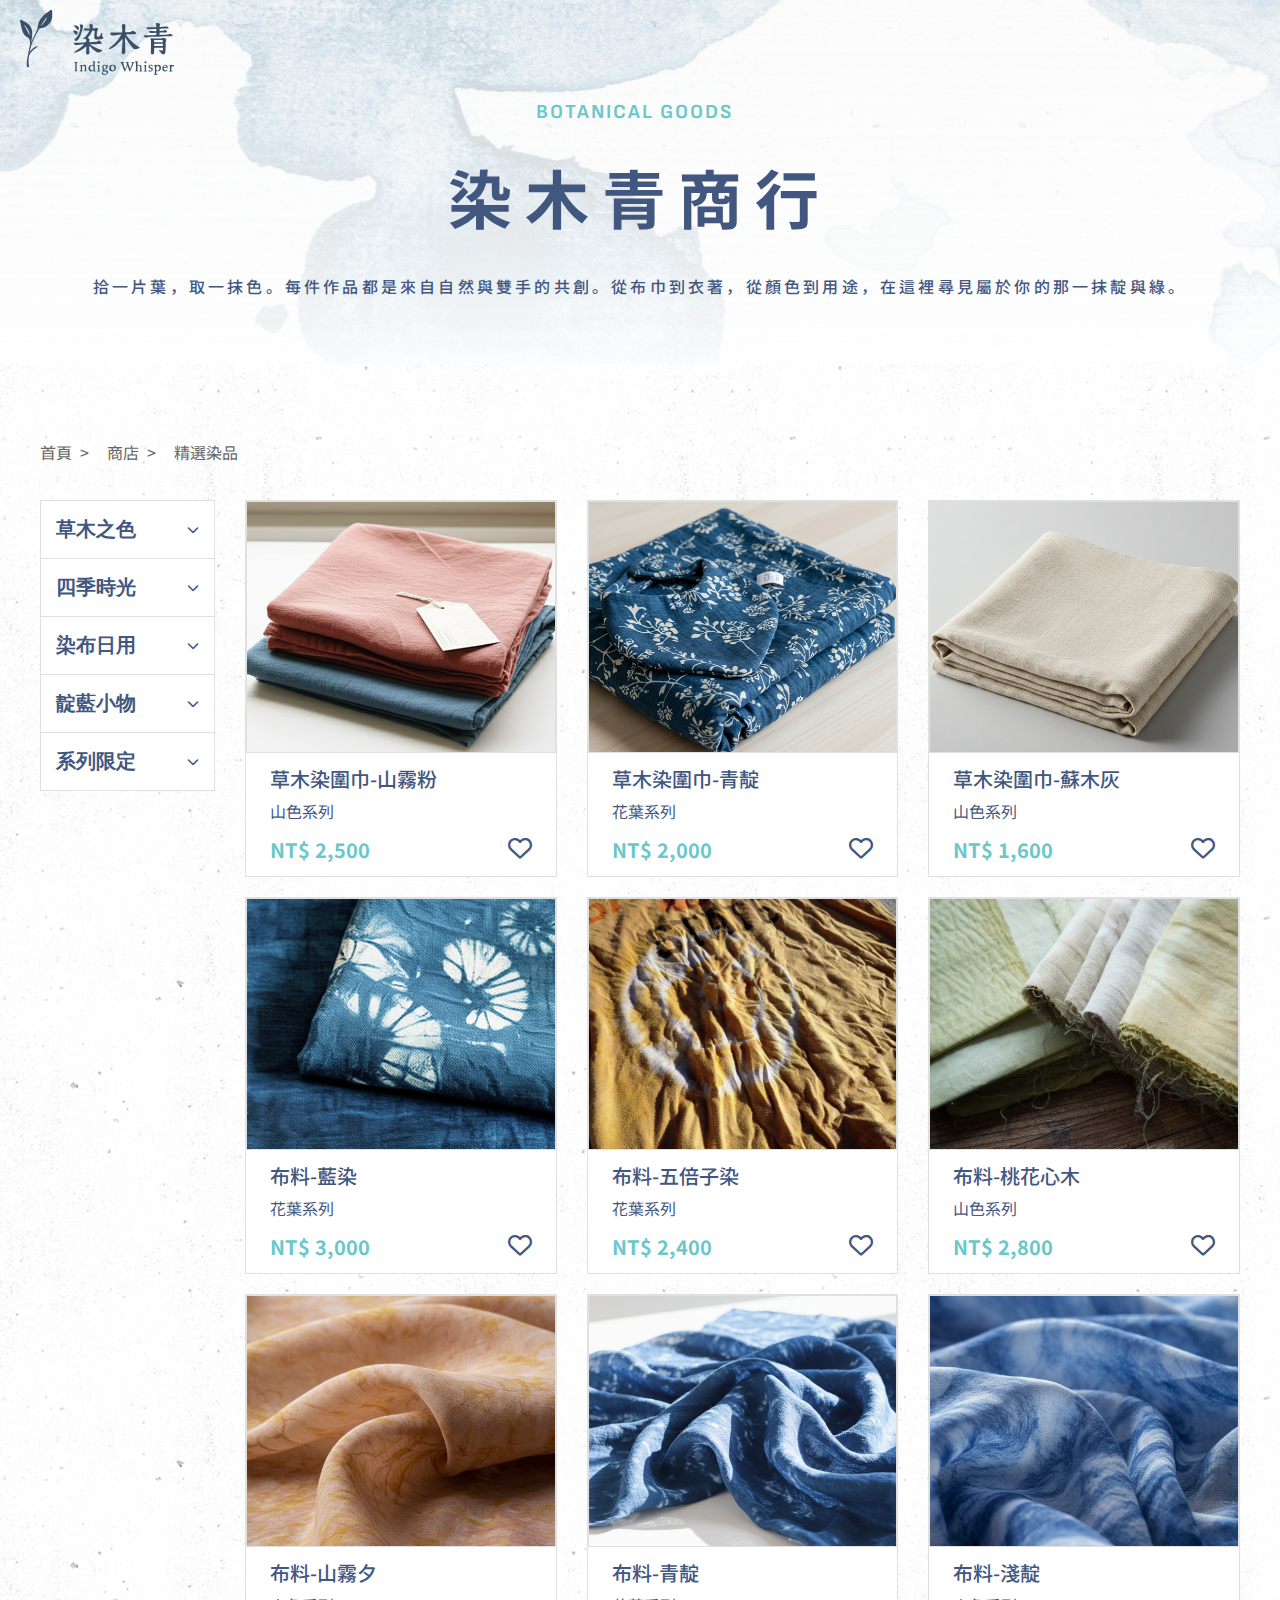
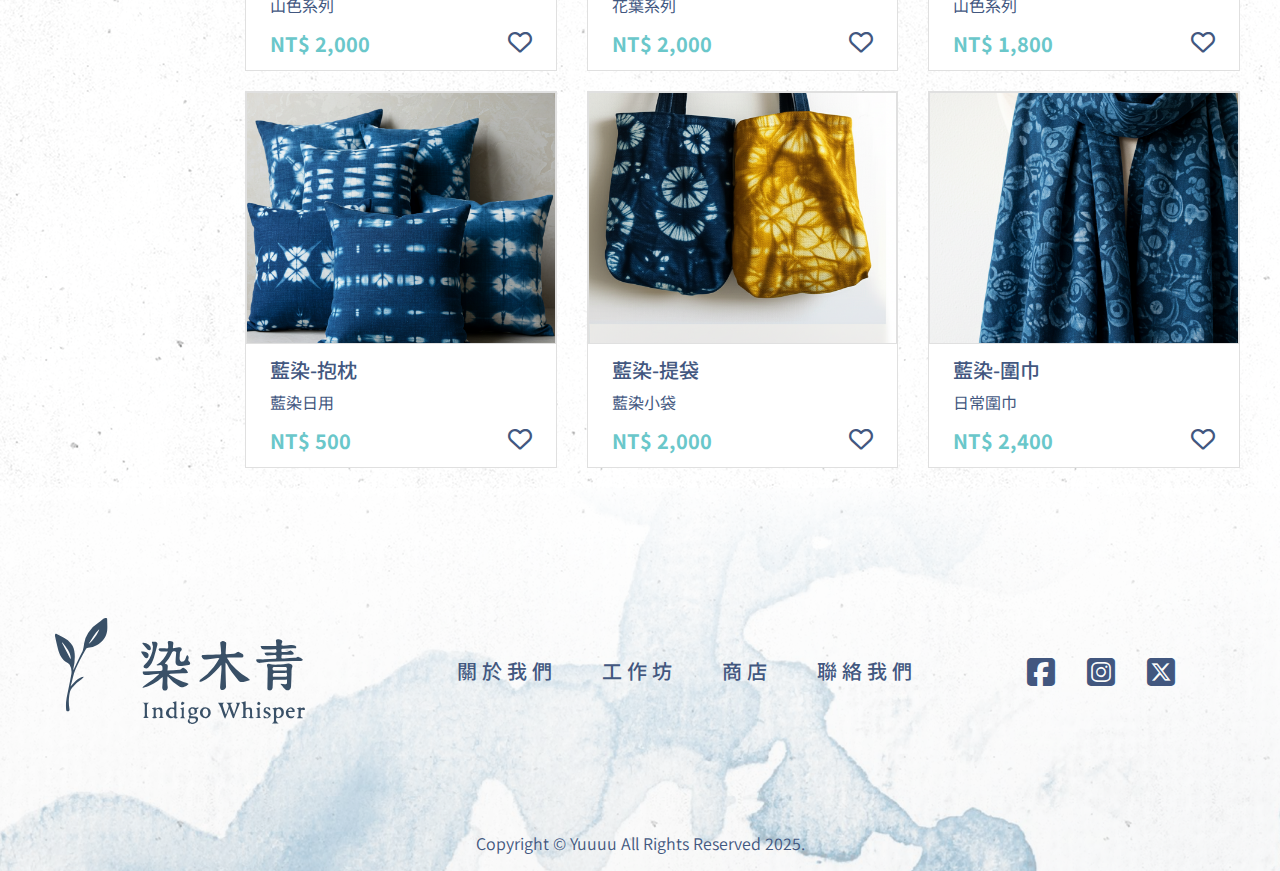
<file: shop.html>
<!DOCTYPE html>
<html lang="en">
<head>
    <meta charset="UTF-8">
    <meta name="viewport" content="width=device-width, initial-scale=1.0">
    <link rel="stylesheet" href="css/base/reset.css">
    <link rel="stylesheet" href="css/base/variables.css">
    <link rel="stylesheet" href="css/layout/gridsystem.css">
    <link rel="stylesheet" href="css/component/header.css">
    <link rel="stylesheet" href="css/component/footer.css">
    
    <link rel="stylesheet" href="css/component/component.css">
    <link rel="stylesheet" href="css/component/button.css">
    <link rel="stylesheet" href="css/component/form.css">
    <link rel="stylesheet" href="css/component/title.css">
    <link rel="stylesheet" href="css/page/shop.css">


    <link rel="preconnect" href="https://fonts.googleapis.com">
    <link rel="preconnect" href="https://fonts.gstatic.com" crossorigin>
    <link href="https://fonts.googleapis.com/css2?family=Noto+Sans+JP:wght@100..900&family=Sofia+Sans:ital,wght@0,1..1000;1,1..1000&display=swap" rel="stylesheet">
    <link rel="stylesheet" href="https://cdnjs.cloudflare.com/ajax/libs/font-awesome/6.5.0/css/all.min.css"
/>
    <link rel="icon" href="img/favicon.ico">
    <title>染木青商行</title>
</head>
<body>
    <!-- header -->
    <header class="header" id="header">
        <h1>
            <a href="index.html">
                <img src="img/logo_pc.svg" alt="染木青logo">
            </a>
        </h1>

        <!-- 導覽列 -->
        <nav class="nav" id="nav">
            <ul class="menuList">
                <li><a href="about.html">關於我們</a></li>
                <li><a href="workshop.html">工作坊</a></li>
                <li><a href="shop.html">精選染品</a></li>
                
            </ul>

            <!-- 平板、pc在header，手機固定底部 -->
            <ul class="iconList">
                <li><a href="#" id="searchBtn"><i class="fa-solid fa-magnifying-glass"></i></a></li>
                <li><a href="sign.html"><i class="fa-solid fa-user"></i></a></li>
                <li><a href="cart.html"><i class="fa-solid fa-cart-shopping"></i></a></li>
            </ul>
            <!-- 搜尋彈窗 -->
            <div id="searchModal" class="modal">
                <div class="searchContent">
                <span class="closeBtn">&times;</span>
                <div class="inputRow">
                    <input type="text" placeholder="輸入關鍵字搜尋..." class="searchInput" id="searchInput">
                    <button class="searchSubmit" id="searchSubmit">搜尋</button>
                </div>
                </div>
            </div>
        </nav>
        <!-- 漢堡選單 -->
        <button class="hamburger">
            <i class="fa-solid fa-bars iconBar"></i>
            <i class="fa-solid fa-xmark  iconBar-close"></i>
        </button>
    </header>

    <section class="categoryTitle">
            <span>BOTANICAL GOODS&nbsp;&nbsp;</span>
            <h2>染木青商行</h2>
            <p>拾一片葉，取一抹色。每件作品都是來自自然與雙手的共創。從布巾到衣著，從顏色到用途，在這裡尋見屬於你的那一抹靛與綠。</p>
    </section>

    <main class="container">
        <div class="breadcrumb">
            <ol>
                <li><a href="index.html">首頁</a></li>
                <li><a href="shop.html">商店</a></li>
                <li><a href="#" aria-current="page">精選染品</a></li>
            </ol>
        </div>
        <div class="row">
            <div class="col-md-12 col-xl-2">
                <aside class="sidebarFilters">
                    <ul class="filterCategoryList">
                        <li class="filterCategoryItem">
                            <button class="categoryToggleBtn">
                                草木之色
                                <span class="arrowIcon">
                                    <i class="fa-solid fa-chevron-down"></i>
                                </span>
                            </button>
                            <ul class="subMenu">
                                <li class="subMenuItem">
                                    <a href="shop.html">靛藍系</a>
                                    <span class="colorbox colorBlue"></span>
                                </li>
                                <li class="subMenuItem">
                                    <a href="shop.html">山黃系</a>
                                    <span class="colorbox colorYellow"></span>
                                </li>
                                <li class="subMenuItem">
                                    <a href="shop.html">茜紅系</a>
                                    <span class="colorbox colorRed"></span>
                                </li>
                                <li class="subMenuItem">
                                    <a href="shop.html">灰褐系</a>
                                    <span class="colorbox colorBrown"></span>
                                </li>
                            </ul>
                        </li>
                        <li class="filterCategoryItem">
                            <button class="categoryToggleBtn">
                                四季時光
                                <span class="arrowIcon">
                                    <i class="fa-solid fa-chevron-down"></i>
                                </span>
                            </button>
                            <ul class="subMenu">
                                <li class="subMenuItem"><a href="shop.html">春季款</a></li>
                                <li class="subMenuItem"><a href="shop.html">夏季款</a></li>
                                <li class="subMenuItem"><a href="shop.html">秋季款</a></li>
                                <li class="subMenuItem"><a href="shop.html">冬季款</a></li>
                            </ul>
                        </li>
                        <li class="filterCategoryItem">
                            <button class="categoryToggleBtn">
                                染布日用
                                <span class="arrowIcon">
                                    <i class="fa-solid fa-chevron-down"></i>
                                </span>
                            </button>
                            <ul class="subMenu">
                                <li class="subMenuItem"><a href="shop.html">日常圍巾</a></li>
                                <li class="subMenuItem"><a href="shop.html">日常衣物</a></li>
                            </ul>
                        </li>
                        
                        <li class="filterCategoryItem">
                            <button class="categoryToggleBtn">
                                靛藍小物
                                <span class="arrowIcon">
                                    <i class="fa-solid fa-chevron-down"></i>
                                </span>
                            </button>
                            <ul class="subMenu">
                                <li class="subMenuItem"><a href="shop.html">藍染小袋</a></li>
                                <li class="subMenuItem"><a href="shop.html">藍染飾品</a></li>
                            </ul>
                        </li>
                        
                        <li class="filterCategoryItem">
                            <button class="categoryToggleBtn">
                                系列限定
                                <span class="arrowIcon">
                                    <i class="fa-solid fa-chevron-down"></i>
                                </span>
                            </button>
                            <ul class="subMenu">
                                <li class="subMenuItem"><a href="shop.html">山色系列</a></li>
                                <li class="subMenuItem"><a href="shop.html">花葉系列</a></li>
                            </ul>
                        </li>
                    </ul>
                </aside>
            </div>
            <div class="col-12 col-xl-10">
                <div class="row productCardList">
                    <div class="col-6 col-md-4 col-lg-3 col-xl-4">
                        <div class="productCard">
                            <div class="productPic">
                                <a href="product.html">
                                    <img src="img/product/product_01.png" alt="草木染圍巾–山霧靛">
                                </a>
                            </div>
                            <div class="productInfo">
                                <div class="productTitleSeries">
                                    <h3 class="productTitle">
                                        <a href="product.html">草木染圍巾-山霧粉</a>
                                    </h3>
                                    <h4 class="productSeries">
                                        <a href="product.html">山色系列</a>
                                    </h4>
                                </div>
                                <div class="productPriceHeart">
                                    <span class="productPrice">NT$ 2,500</span>
                                    <span class="heart"><i class="fa-regular fa-heart"></i></span> 
                                </div>
                            </div>
                        </div>
                    </div>
                    <div class="col-6 col-md-4 col-lg-3 col-xl-4">
                        <div class="productCard">
                            <div class="productPic">
                                <a href="#">
                                    <img src="img/product/product_02.png" alt="草木染圍巾–山霧靛">
                                </a>
                            </div>
                            <div class="productInfo">
                                <div class="productTitleSeries">
                                    <h3 class="productTitle">
                                        <a href="product.html">草木染圍巾-青靛</a>
                                    </h3>
                                    <h4 class="productSeries">
                                        <a href="product.html">
                                            花葉系列
                                        </a>
                                    </h4>
                                </div>
                                <div class="productPriceHeart">
                                    <span class="productPrice">NT$ 2,000</span>
                                    <span class="heart"><i class="fa-regular fa-heart"></i></span> 
                                </div>
                            </div>
                        </div>
                    </div>
                    <div class="col-6 col-md-4 col-lg-3 col-xl-4">
                        <div class="productCard">
                            <div class="productPic">
                                <a href="product.html">
                                    <img src="img/product/product_03.png" alt="草木染圍巾–山霧靛">
                                </a>
                            </div>
                            <div class="productInfo">
                                <div class="productTitleSeries">
                                    <h3 class="productTitle">
                                        <a href="product.html">草木染圍巾-蘇木灰</a>
                                    </h3>
                                    <h4 class="productSeries">
                                        <a href="product.html">山色系列</a>
                                    </h4>
                                </div>
                                <div class="productPriceHeart">
                                    <span class="productPrice">NT$ 1,600</span>
                                    <span class="heart"><i class="fa-regular fa-heart"></i></span> 
                                </div>
                            </div>
                        </div>
                    </div>
                    <div class="col-6 col-md-4 col-lg-3 col-xl-4">
                        <div class="productCard">
                            <div class="productPic">
                                <a href="product.html">
                                    <img src="img/product/product_04.png" alt="草木染圍巾–山霧靛">
                                </a>
                            </div>
                            <div class="productInfo">
                                <div class="productTitleSeries">
                                    <h3 class="productTitle">
                                        <a href="product.html">布料-藍染</a>
                                    </h3>
                                    <h4 class="productSeries">
                                        <a href="product.html">花葉系列</a>
                                    </h4>
                                </div>
                                <div class="productPriceHeart">
                                    <span class="productPrice">NT$ 3,000</span>
                                    <span class="heart"><i class="fa-regular fa-heart"></i></span> 
                                </div>
                            </div>
                        </div>
                    </div>
                    <div class="col-6 col-md-4 col-lg-3 col-xl-4">
                        <div class="productCard">
                            <div class="productPic">
                                <a href="product.html">
                                    <img src="img/product/product_05.png" alt="草木染圍巾–山霧靛">
                                </a>
                            </div>
                            <div class="productInfo">
                                <div class="productTitleSeries">
                                    <h3 class="productTitle">
                                        <a href="product.html">布料-五倍子染</a>
                                    </h3>
                                    <h4 class="productSeries">
                                        <a href="product.html">
                                            花葉系列
                                        </a>
                                    </h4>
                                </div>
                                <div class="productPriceHeart">
                                    <span class="productPrice">NT$ 2,400</span>
                                    <span class="heart"><i class="fa-regular fa-heart"></i></span> 
                                </div>
                            </div>
                        </div>
                    </div>
                    <div class="col-6 col-md-4 col-lg-3 col-xl-4">
                        <div class="productCard">
                            <div class="productPic">
                                <a href="product.html">
                                    <img src="img/product/product_06.png" alt="草木染圍巾–山霧靛">
                                </a>
                            </div>
                            <div class="productInfo">
                                <div class="productTitleSeries">
                                    <h3 class="productTitle">
                                        <a href="product.html">布料-桃花心木</a>
                                    </h3>
                                    <h4 class="productSeries">
                                        <a href="product.html">山色系列</a>
                                    </h4>
                                </div>
                                <div class="productPriceHeart">
                                    <span class="productPrice">NT$ 2,800</span>
                                    <span class="heart"><i class="fa-regular fa-heart"></i></span> 
                                </div>
                            </div>
                        </div>
                    </div>
                    <div class="col-6 col-md-4 col-lg-3 col-xl-4">
                        <div class="productCard">
                            <div class="productPic">
                                <a href="product.html">
                                    <img src="img/product/product_07.png" alt="草木染圍巾–山霧靛">
                                </a>
                            </div>
                            <div class="productInfo">
                                <div class="productTitleSeries">
                                    <h3 class="productTitle">
                                        <a href="product.html">布料-山霧夕</a>
                                    </h3>
                                    <h4 class="productSeries">
                                        <a href="product.html">山色系列</a>
                                    </h4>
                                </div>
                                <div class="productPriceHeart">
                                    <span class="productPrice">NT$ 2,000</span>
                                    <span class="heart"><i class="fa-regular fa-heart"></i></span> 
                                </div>
                            </div>
                        </div>
                    </div>
                    <div class="col-6 col-md-4 col-lg-3 col-xl-4">
                        <div class="productCard">
                            <div class="productPic">
                                <a href="product.html">
                                    <img src="img/product/product_08.png" alt="草木染圍巾–山霧靛">
                                </a>
                            </div>
                            <div class="productInfo">
                                <div class="productTitleSeries">
                                    <h3 class="productTitle">
                                        <a href="product.html">布料-青靛</a>
                                    </h3>
                                    <h4 class="productSeries">
                                        <a href="product.html">
                                            花葉系列
                                        </a>
                                    </h4>
                                </div>
                                <div class="productPriceHeart">
                                    <span class="productPrice">NT$ 2,000</span>
                                    <span class="heart"><i class="fa-regular fa-heart"></i></span> 
                                </div>
                            </div>
                        </div>
                    </div>
                    <div class="col-6 col-md-4 col-lg-3 col-xl-4">
                        <div class="productCard">
                            <div class="productPic">
                                <a href="product.html">
                                    <img src="img/product/product_09.png" alt="草木染圍巾–山霧靛">
                                </a>
                            </div>
                            <div class="productInfo">
                                <div class="productTitleSeries">
                                    <h3 class="productTitle">
                                        <a href="product.html">布料-淺靛</a>
                                    </h3>
                                    <h4 class="productSeries">
                                        <a href="product.html">山色系列</a>
                                    </h4>
                                </div>
                                <div class="productPriceHeart">
                                    <span class="productPrice">NT$ 1,800</span>
                                    <span class="heart"><i class="fa-regular fa-heart"></i></span> 
                                </div>
                            </div>
                        </div>
                    </div>
                    <div class="col-6 col-md-4 col-lg-3 col-xl-4">
                        <div class="productCard">
                            <div class="productPic">
                                <a href="product.html">
                                    <img src="img/product/product_10.png" alt="草木染圍巾–山霧靛">
                                </a>
                            </div>
                            <div class="productInfo">
                                <div class="productTitleSeries">
                                    <h3 class="productTitle">
                                        <a href="product.html">藍染-抱枕</a>
                                    </h3>
                                    <h4 class="productSeries">
                                        <a href="product.html">藍染日用</a>
                                    </h4>
                                </div>
                                <div class="productPriceHeart">
                                    <span class="productPrice">NT$ 500</span>
                                    <span class="heart"><i class="fa-regular fa-heart"></i></span> 
                                </div>
                            </div>
                        </div>
                    </div>
                    <div class="col-6 col-md-4 col-lg-3 col-xl-4">
                        <div class="productCard">
                            <div class="productPic">
                                <a href="product.html">
                                    <img src="img/product/product_11.png" alt="草木染圍巾–山霧靛">
                                </a>
                            </div>
                            <div class="productInfo">
                                <div class="productTitleSeries">
                                    <h3 class="productTitle">
                                        <a href="product.html">藍染-提袋</a>
                                    </h3>
                                    <h4 class="productSeries">
                                        <a href="product.html">
                                            藍染小袋
                                        </a>
                                    </h4>
                                </div>
                                <div class="productPriceHeart">
                                    <span class="productPrice">NT$ 2,000</span>
                                    <span class="heart"><i class="fa-regular fa-heart"></i></span> 
                                </div>
                            </div>
                        </div>
                    </div>
                    <div class="col-6 col-md-4 col-lg-3 col-xl-4">
                        <div class="productCard">
                            <div class="productPic">
                                <a href="product.html">
                                    <img src="img/product/product_12.png" alt="草木染圍巾–山霧靛">
                                </a>
                            </div>
                            <div class="productInfo">
                                <div class="productTitleSeries">
                                    <h3 class="productTitle">
                                        <a href="product.html">藍染-圍巾</a>
                                    </h3>
                                    <h4 class="productSeries">
                                        <a href="product.html">日常圍巾</a>
                                    </h4>
                                </div>
                                <div class="productPriceHeart">
                                    <span class="productPrice">NT$ 2,400</span>
                                    <span class="heart"><i class="fa-regular fa-heart"></i></span> 
                                </div>
                            </div>
                        </div>
                    </div>
                </div>
            </div>    
        </div>
    </main>

    <!-- footer -->
    <footer class="footer">
        <div class="container footContent">
            <div class="row">
                <div class="logoMenu col-12 col-md-12 col-lg-9">
                    <a href="index.html">
                        <img src="img/logo_pc.svg" alt="染木青logo">
                    </a>
                    <ul class="footMenu">
                        <li class="footMenuItem"><a href="about.html">關於我們</a></li>
                        <li class="footMenuItem"><a href="workshop.html">工作坊</a></li>
                        <li class="footMenuItem"><a href="shop.html">商店</a></li>
                        <li class="footMenuItem"><a href="#">聯絡我們</a></li>
                    </ul>
                </div>
                <div class="col-12 col-md-12 col-lg-3">
                    <ul class="footIcon">
                        <li><a href="#"><i class="fa-brands fa-square-facebook"></i></a></li>
                        <li><a href="#"><i class="fa-brands fa-square-instagram"></i></a></li>
                        <li><a href="#"><i class="fa-brands fa-square-x-twitter"></i></a></li>
                    </ul>
                </div>
            </div>
            <div class="row">
                <div class="col-12">
                    <p>Copyright  © Yuuuu All Rights Reserved 2025.</p>
                </div>
            </div>
        </div>
    </footer>

    <!-- <script src="js/test.js"></script> -->
    <script src="js/main.js"></script>
</body>
</html>
</file>
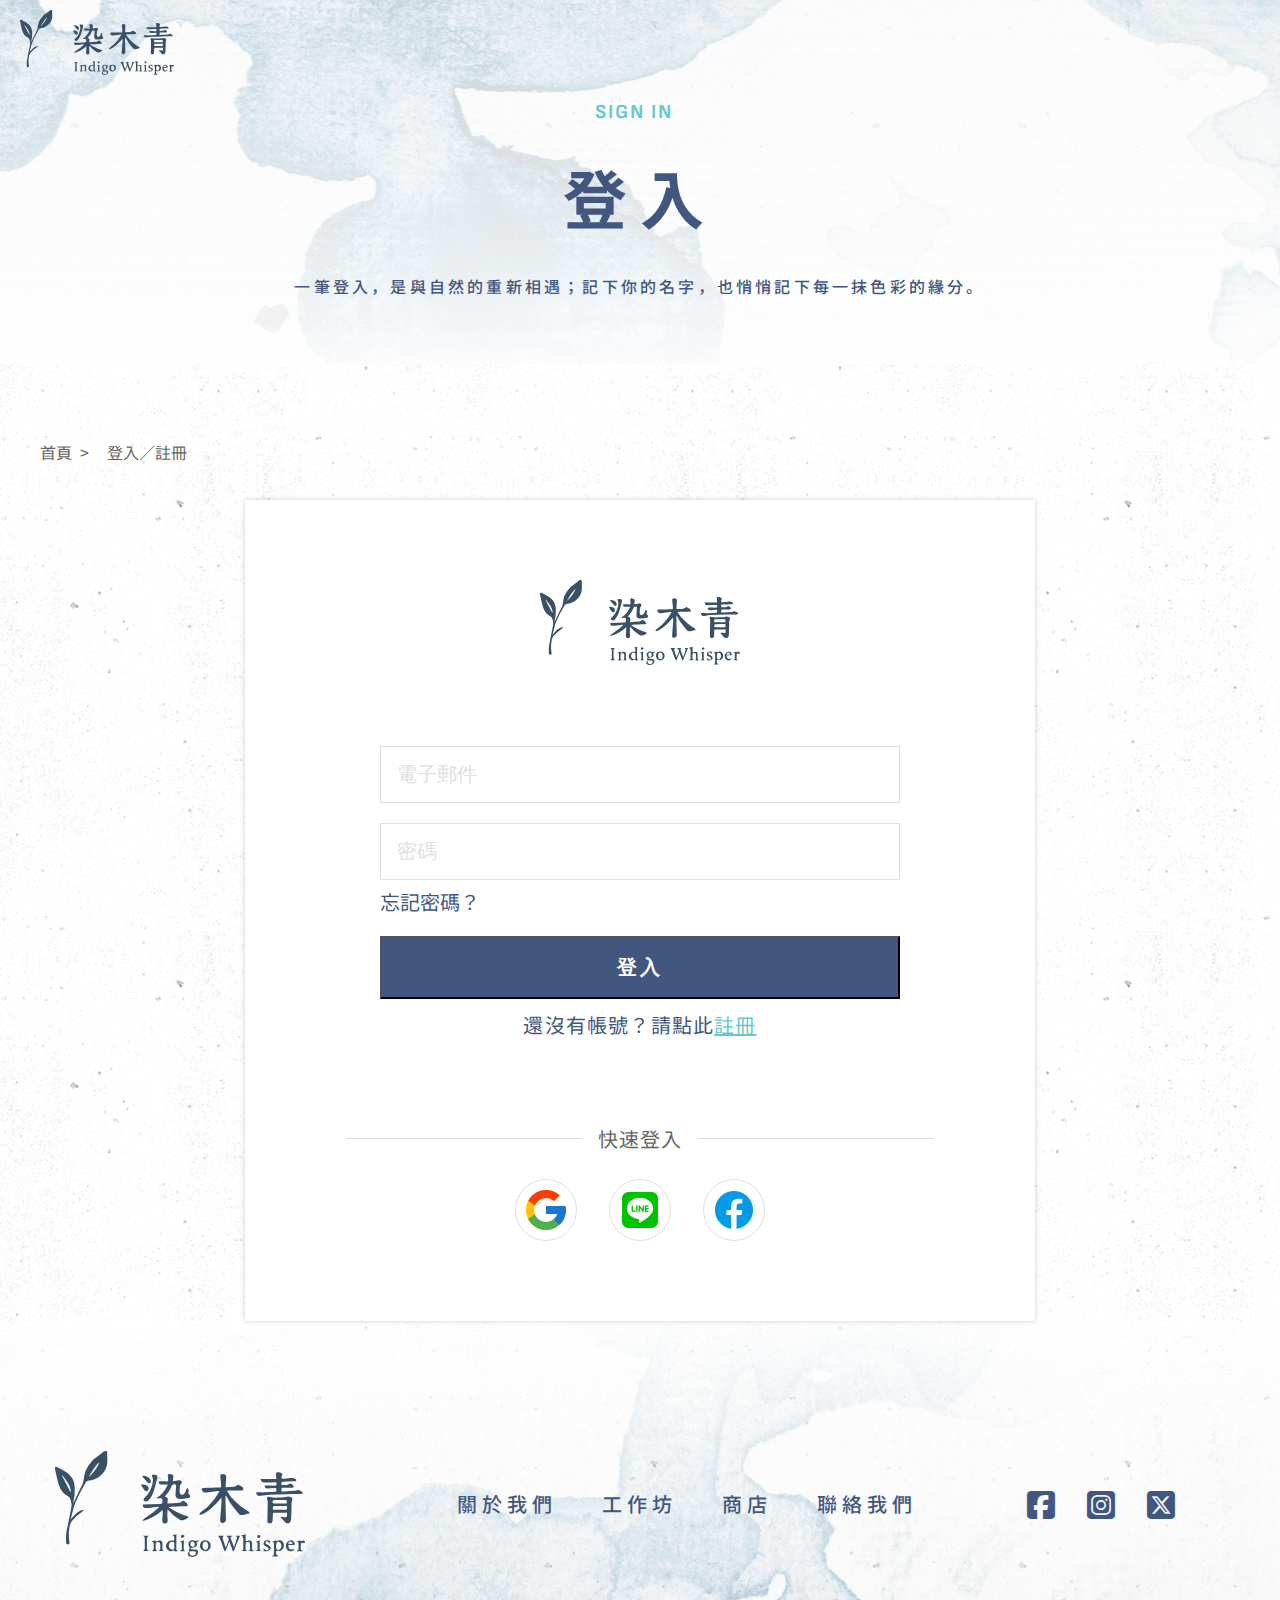
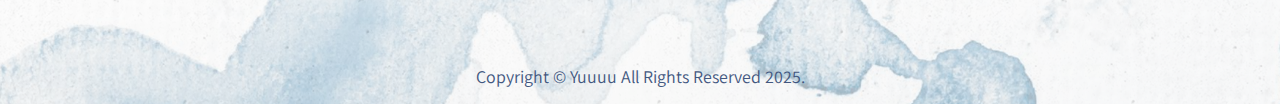
<file: sign.html>
<!DOCTYPE html>
<html lang="en">
<head>
    <meta charset="UTF-8">
    <meta name="viewport" content="width=device-width, initial-scale=1.0">
    <link rel="stylesheet" href="css/base/reset.css">
    <link rel="stylesheet" href="css/base/variables.css">
    <link rel="stylesheet" href="css/layout/gridsystem.css">
    <link rel="stylesheet" href="css/component/header.css">
    <link rel="stylesheet" href="css/component/footer.css">

    
    <link rel="stylesheet" href="css/component/component.css">
    <link rel="stylesheet" href="css/component/button.css">
    <link rel="stylesheet" href="css/component/form.css">
    <link rel="stylesheet" href="css/component/title.css">
    <link rel="stylesheet" href="css/page/sign.css">


    <link rel="preconnect" href="https://fonts.googleapis.com">
    <link rel="preconnect" href="https://fonts.gstatic.com" crossorigin>
    <link href="https://fonts.googleapis.com/css2?family=Noto+Sans+JP:wght@100..900&family=Sofia+Sans:ital,wght@0,1..1000;1,1..1000&display=swap" rel="stylesheet">
    <link rel="stylesheet" href="https://cdnjs.cloudflare.com/ajax/libs/font-awesome/6.5.0/css/all.min.css"
/>
    <link rel="icon" href="img/favicon.ico">
    <title>染木青-登入/註冊</title>
</head>
<body>
    <!-- header -->
    <header class="header" id="header">
        <h1>
            <a href="index.html">
                <img src="img/logo_pc.svg" alt="染木青logo">
            </a>
        </h1>

        <!-- 導覽列 -->
        <nav class="nav" id="nav">
            <ul class="menuList">
                <li><a href="about.html">關於我們</a></li>
                <li><a href="workshop.html">工作坊</a></li>
                <li><a href="shop.html">精選染品</a></li>
                
            </ul>

            <!-- 平板、pc在header，手機固定底部 -->
            <ul class="iconList">
                <li><a href="#" id="searchBtn"><i class="fa-solid fa-magnifying-glass"></i></a></li>
                <li><a href="sign.html"><i class="fa-solid fa-user"></i></a></li>
                <li><a href="cart.html"><i class="fa-solid fa-cart-shopping"></i></a></li>
            </ul>
            <!-- 搜尋彈窗 -->
            <div id="searchModal" class="modal">
                <div class="searchContent">
                <span class="closeBtn">&times;</span>
                <div class="inputRow">
                    <input type="text" placeholder="輸入關鍵字搜尋..." class="searchInput" id="searchInput">
                    <button class="searchSubmit" id="searchSubmit">搜尋</button>
                </div>
                </div>
            </div>
        </nav>
        <!-- 漢堡選單 -->
        <button class="hamburger">
            <i class="fa-solid fa-bars iconBar"></i>
            <i class="fa-solid fa-xmark  iconBar-close"></i>
        </button>
    </header>

    <section class="categoryTitle">
            <span>SIGN IN&nbsp;&nbsp;</span>
            <h2>登入</h2>
            <p>一筆登入，是與自然的重新相遇；記下你的名字，也悄悄記下每一抹色彩的緣分。</p>
    </section>
    <main class="container">
        <div class="breadcrumb">
            <ol>
                <li><a href="index.html">首頁</a></li>
                <li><a href="sign.html" aria-current="page">登入／註冊</a></li>
            </ol>
        </div>
        <div class="row signSection">
            <div class="col-12 col-md-8">



                <div class="signCard">
                    <div class="signLogo">
                        <img src="img/logo_pc.svg" alt="logo">
                    </div>
                    <form class="signForm">
                        <div class="signInput">
                            <input type="email" id="email" name="email" placeholder="電子郵件" required>
                        </div>
                        <div class="signInput">
                            <input type="password" id="password" name="password" placeholder="密碼" required>
                        </div>
                        <div class="forgotPassword">
                            <a href="#">忘記密碼？</a>
                        </div>
                        <button class="signBtn" type="submit" >登入</button>
                        <div class="signUpLink">
                            還沒有帳號？請點此<a href="#">註冊</a>
                        </div>
                    </form>

                    <div class="fastSign">
                        <span>快速登入</span>
                    </div>

                    <div class="socialSign">
                        <a href="#" class="socialIcon google" aria-label="使用Google登入">
                            <img src="img/social/google.png" alt="Google">
                        </a>
                        <a href="#" class="socialIcon line" aria-label="使用LINE登入">
                            <img src="img/social/line.png" alt="LINE">
                        </a>
                        <a href="#" class="socialIcon facebook" aria-label="使用Facebook登入">
                            <img src="img/social/facebook.png" alt="Facebook">
                        </a>
                    </div>
                </div>
            </div>
        </div>
    </main>
    <!-- footer -->
    <footer class="footer">
        <div class="container footContent">
            <div class="row">
                <div class="logoMenu col-12 col-md-12 col-lg-9">
                    <a href="index.html">
                        <img src="img/logo_pc.svg" alt="染木青logo">
                    </a>
                    <ul class="footMenu">
                        <li class="footMenuItem"><a href="about.html">關於我們</a></li>
                        <li class="footMenuItem"><a href="workshop.html">工作坊</a></li>
                        <li class="footMenuItem"><a href="shop.html">商店</a></li>
                        <li class="footMenuItem"><a href="#">聯絡我們</a></li>
                    </ul>
                </div>
                <div class="col-12 col-md-12 col-lg-3">
                    <ul class="footIcon">
                        <li><a href="#"><i class="fa-brands fa-square-facebook"></i></a></li>
                        <li><a href="#"><i class="fa-brands fa-square-instagram"></i></a></li>
                        <li><a href="#"><i class="fa-brands fa-square-x-twitter"></i></a></li>
                    </ul>
                </div>
            </div>
            <div class="row">
                <div class="col-12">
                    <p>Copyright  © Yuuuu All Rights Reserved 2025.</p>
                </div>
            </div>
        </div>
    </footer>

    <!-- <script src="js/cart.js"></script> -->
    <script src="js/main.js"></script>
</body>
</html>
</file>
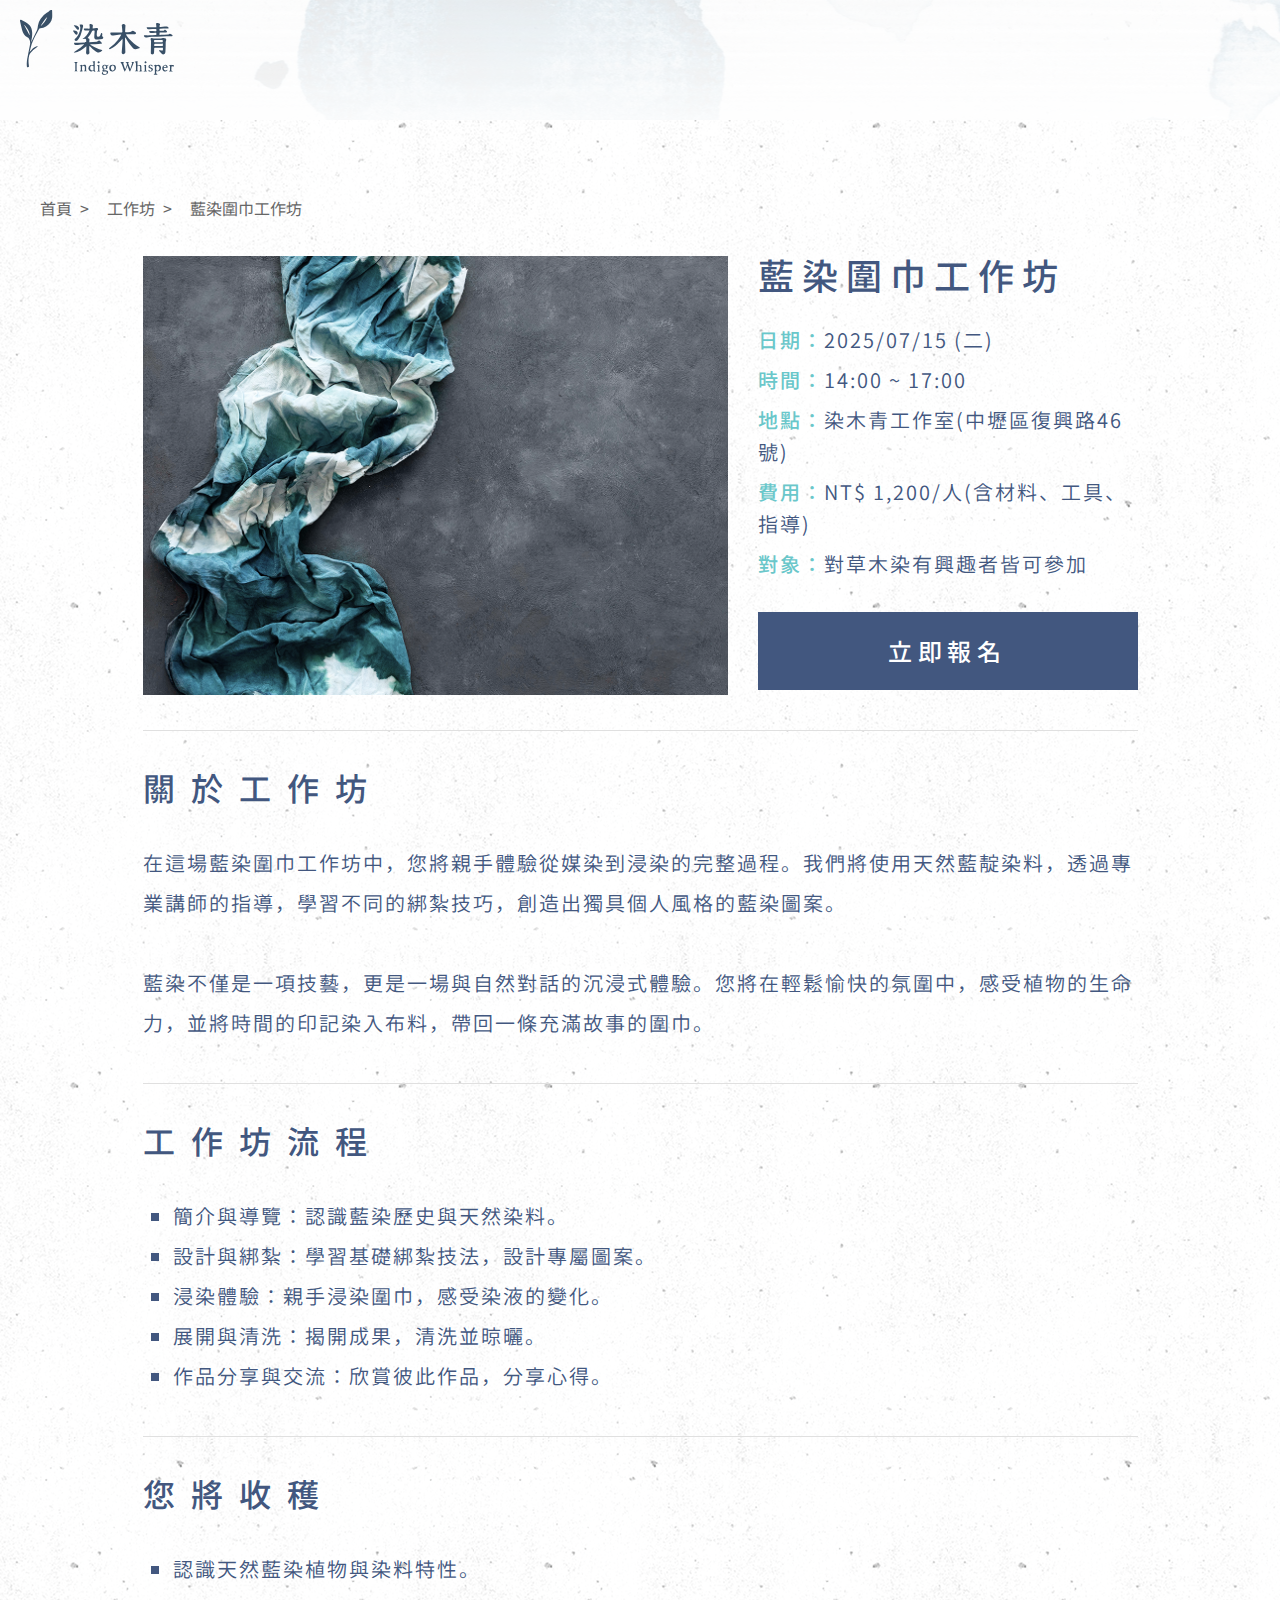
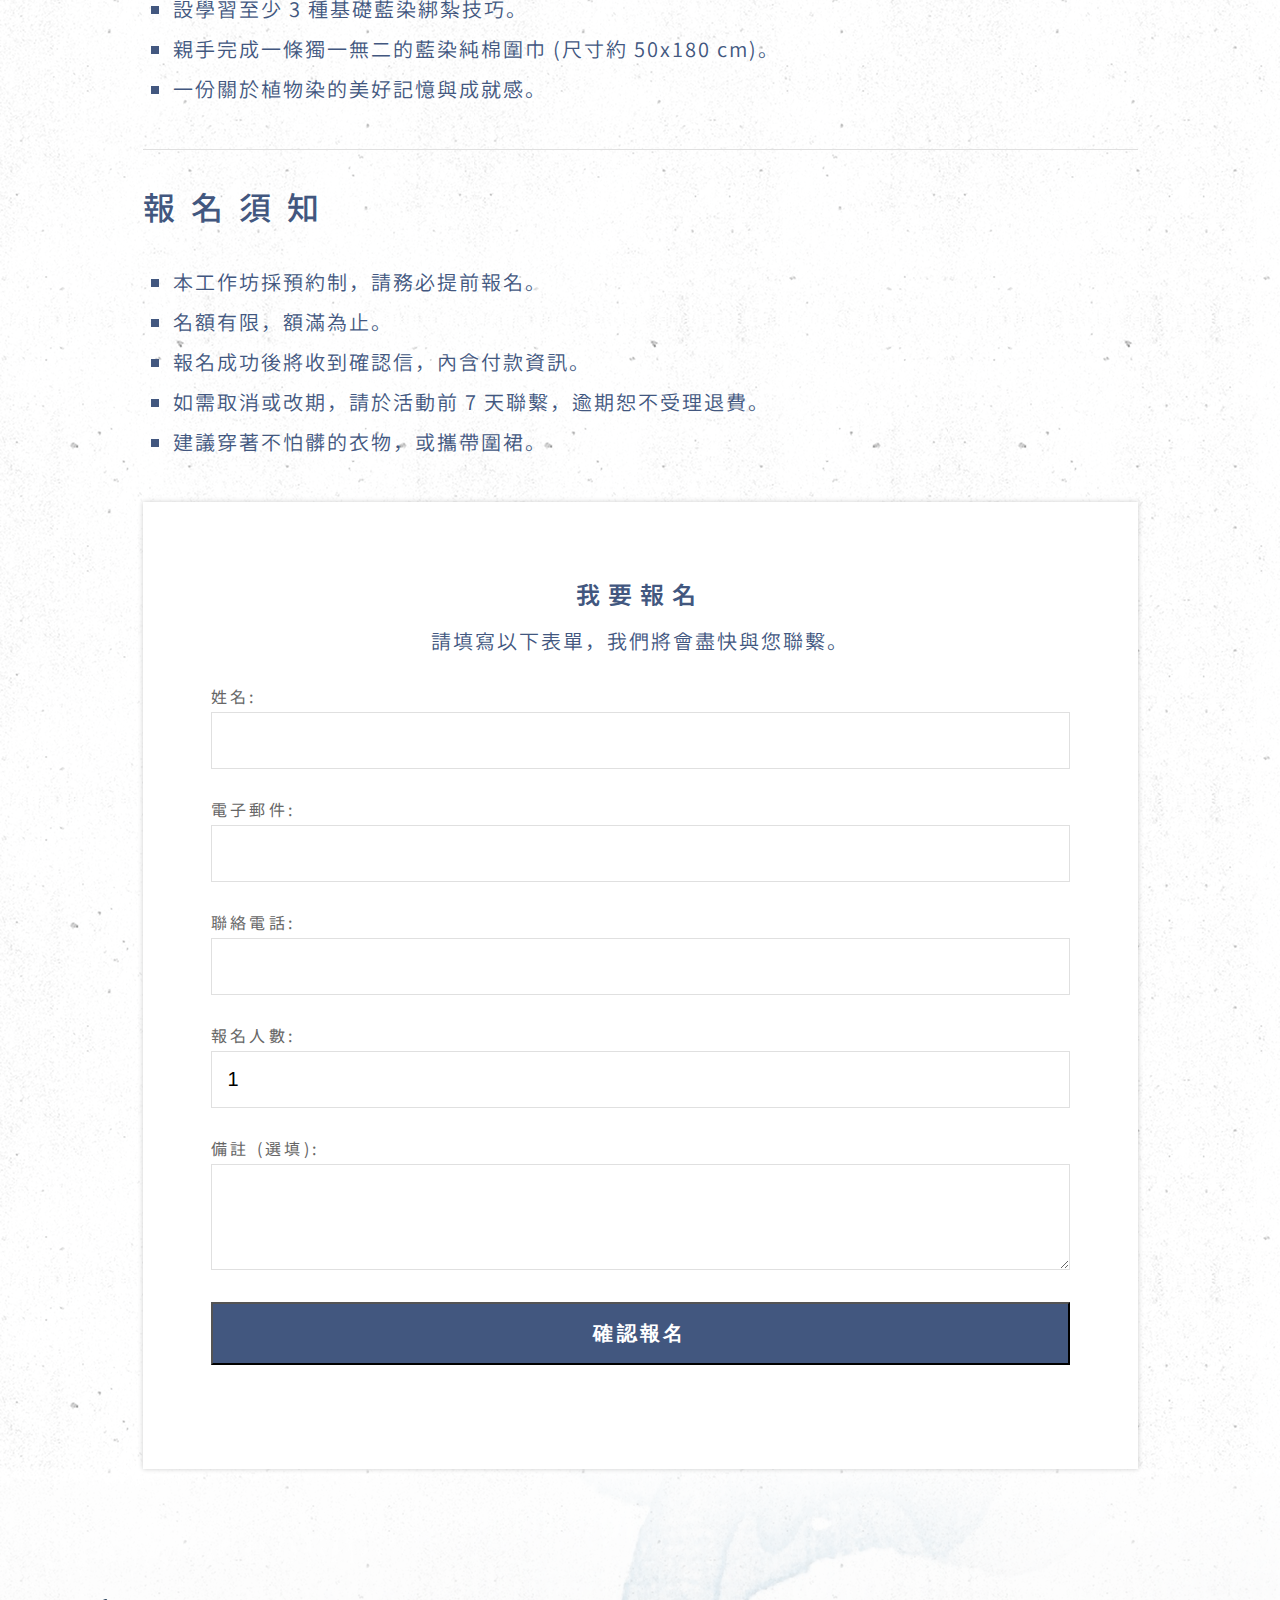
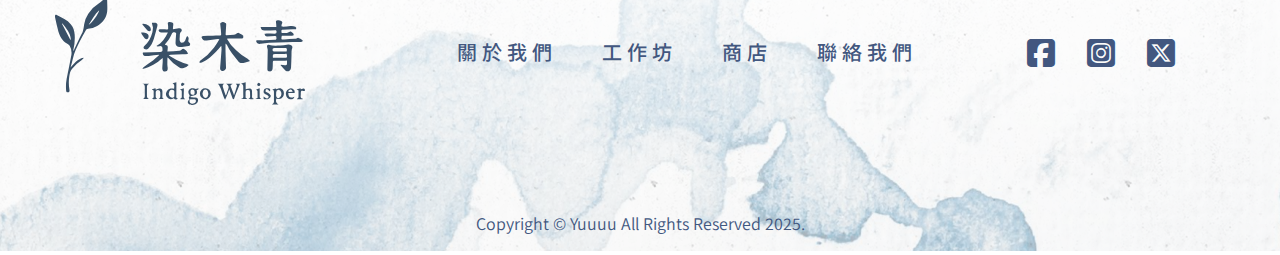
<file: workshop.html>
<html lang="en">
<head>
    <meta charset="UTF-8">
    <meta name="viewport" content="width=device-width, initial-scale=1.0">
    <link rel="stylesheet" href="css/base/reset.css">
    <link rel="stylesheet" href="css/base/variables.css">
    <link rel="stylesheet" href="css/layout/gridsystem.css">
    <link rel="stylesheet" href="css/component/header.css">
    <link rel="stylesheet" href="css/component/footer.css">

    
    <link rel="stylesheet" href="css/component/component.css">
    <link rel="stylesheet" href="css/component/button.css">
    <link rel="stylesheet" href="css/component/form.css">
    <link rel="stylesheet" href="css/component/title.css">
    <link rel="stylesheet" href="css/page/workshop.css">


    <link rel="preconnect" href="https://fonts.googleapis.com">
    <link rel="preconnect" href="https://fonts.gstatic.com" crossorigin>
    <link href="https://fonts.googleapis.com/css2?family=Noto+Sans+JP:wght@100..900&family=Sofia+Sans:ital,wght@0,1..1000;1,1..1000&display=swap" rel="stylesheet">
    <link rel="stylesheet" href="https://cdnjs.cloudflare.com/ajax/libs/font-awesome/6.5.0/css/all.min.css"
/>
    <link rel="icon" href="img/favicon.ico">
    <title>染木青-工作坊</title>
</head>
<body>
    <!-- header -->
    <header class="header" id="header">
        <h1>
            <a href="index.html">
                <img src="img/logo_pc.svg" alt="染木青logo">
            </a>
        </h1>

        <!-- 導覽列 -->
        <nav class="nav" id="nav">
            <ul class="menuList">
                <li><a href="about.html">關於我們</a></li>
                <li><a href="workshop.html">工作坊</a></li>
                <li><a href="shop.html">精選染品</a></li>
                
            </ul>

            <!-- 平板、pc在header，手機固定底部 -->
            <ul class="iconList">
                <li><a href="#" id="searchBtn"><i class="fa-solid fa-magnifying-glass"></i></a></li>
                <li><a href="sign.html"><i class="fa-solid fa-user"></i></a></li>
                <li><a href="cart.html"><i class="fa-solid fa-cart-shopping"></i></a></li>
            </ul>
            <!-- 搜尋彈窗 -->
            <div id="searchModal" class="modal">
                <div class="searchContent">
                <span class="closeBtn">&times;</span>
                <div class="inputRow">
                    <input type="text" placeholder="輸入關鍵字搜尋..." class="searchInput" id="searchInput">
                    <button class="searchSubmit" id="searchSubmit">搜尋</button>
                </div>
                </div>
            </div>
        </nav>
        <!-- 漢堡選單 -->
        <button class="hamburger">
            <i class="fa-solid fa-bars iconBar"></i>
            <i class="fa-solid fa-xmark  iconBar-close"></i>
        </button>
    </header>

    <section class="categoryTitle">
            <!-- <span></span>
            <h2></h2> -->
    </section>

    <main class="container">
        <div class="breadcrumb">
            <ol>
                <li><a href="index.html">首頁</a></li>
                <li><a href="index.html">工作坊</a></li>
                <li><a href="workshop.html" aria-current="page">藍染圍巾工作坊</a></li>
            </ol>
        </div>
        <div class="row workshopSection">
            <div class="col-10 col-lg-6">
                <div class="workshopImage">
                    <div class="mainImage">
                        <img src="img/workshop_07.jpg">
                        <!-- <span class="heart" id="heart"><i class="fa-regular fa-heart"></i></span>  -->
                    </div>
                </div>
            </div>

            <div class="col-10 col-lg-4">
                <div class="workshopRightSection">
                    <div class="itemInfo">
                        <h2 class="itemTitle">藍染圍巾工作坊</h2>
                        <div class="workshopAttr">
                            <p><span>日期：</span>2025/07/15 (二)</p>
                            <p><span>時間：</span>14:00 ~ 17:00</p>
                            <p><span>地點：</span>染木青工作室(中壢區復興路46號)</p>
                            <p><span>費用：</span>NT$ 1,200/人(含材料、工具、指導)</p>
                            <p><span>對象：</span>對草木染有興趣者皆可參加</p>
                        </div>
                    </div>
    
                    <div class="btnSection">
                        <div class="buyNowBtn">
                            <a  href="#">立即報名</a >
                        </div>
                    </div>
                </div>

            </div>

            <div class="col-10 col-lg-10">
                <div class="itemContent">
                    <h3>關於工作坊</h3>
                    <p>在這場藍染圍巾工作坊中，您將親手體驗從媒染到浸染的完整過程。我們將使用天然藍靛染料，透過專業講師的指導，學習不同的綁紮技巧，創造出獨具個人風格的藍染圖案。</p>
                        
                    <p>藍染不僅是一項技藝，更是一場與自然對話的沉浸式體驗。您將在輕鬆愉快的氛圍中，感受植物的生命力，並將時間的印記染入布料，帶回一條充滿故事的圍巾。</p>
                </div>
                <div class="itemContent">
                    <h3>工作坊流程</h3>
                    <ol class="itemNote">
                        <li>簡介與導覽：認識藍染歷史與天然染料。</li>
                        <li>設計與綁紮：學習基礎綁紮技法，設計專屬圖案。</li>
                        <li>浸染體驗：親手浸染圍巾，感受染液的變化。</li>
                        <li>展開與清洗：揭開成果，清洗並晾曬。</li>
                        <li>作品分享與交流：欣賞彼此作品，分享心得。</li>
                    </ol>
                </div>
                <div class="itemContent">
                    <h3>您將收穫</h3>
                    <ul class="itemNote">
                        <li>認識天然藍染植物與染料特性。</li>
                        <li>設學習至少 3 種基礎藍染綁紮技巧。</li>
                        <li>親手完成一條獨一無二的藍染純棉圍巾 (尺寸約 50x180 cm)。</li>
                        <li>一份關於植物染的美好記憶與成就感。</li>
                    </ul>
                </div>
                <div class="itemContent">
                    <h3>報名須知</h3>
                    <ul class="itemNote">
                        <li>本工作坊採預約制，請務必提前報名。</li>
                        <li>名額有限，額滿為止。</li>
                        <li>報名成功後將收到確認信，內含付款資訊。</li>
                        <li>如需取消或改期，請於活動前 7 天聯繫，逾期恕不受理退費。</li>
                        <li>建議穿著不怕髒的衣物，或攜帶圍裙。</li>
                    </ul>
                </div>
                <section  class="registerSection">
                    <h2>我要報名</h2>
                    <p class="registerIntro">請填寫以下表單，我們將會盡快與您聯繫。</p>
                    <form class="workshopForm">
                        <div class="workshopFormInput">
                            <label for="name">姓名:</label>
                            <input type="text" id="name" name="name" required>
                        </div>
                        <div class="workshopFormInput">
                            <label for="email">電子郵件:</label>
                            <input type="email" id="email" name="email" required>
                        </div>
                        <div class="workshopFormInput">
                            <label for="phone">聯絡電話:</label>
                            <input type="tel" id="phone" name="phone" required>
                        </div>
                        <div class="workshopFormInput">
                            <label for="participants">報名人數:</label>
                            <input type="number" id="participants" name="participants" min="1" value="1" required>
                        </div>
                        <div class="workshopFormInput">
                            <label for="message">備註 (選填):</label>
                            <textarea id="message" name="message" rows="4"></textarea>
                        </div>
                        <button type="submit" class="registerBtn">確認報名</button>
                    </form>
                </section>
            </div>
        </div>
    </main>
    <!-- footer -->
    <footer class="footer">
        <div class="container footContent">
            <div class="row">
                <div class="logoMenu col-12 col-md-12 col-lg-9">
                    <a href="index.html">
                        <img src="img/logo_pc.svg" alt="染木青logo">
                    </a>
                    <ul class="footMenu">
                        <li class="footMenuItem"><a href="about.html">關於我們</a></li>
                        <li class="footMenuItem"><a href="workshop.html">工作坊</a></li>
                        <li class="footMenuItem"><a href="shop.html">商店</a></li>
                        <li class="footMenuItem"><a href="#">聯絡我們</a></li>
                    </ul>
                </div>
                <div class="col-12 col-md-12 col-lg-3">
                    <ul class="footIcon">
                        <li><a href="#"><i class="fa-brands fa-square-facebook"></i></a></li>
                        <li><a href="#"><i class="fa-brands fa-square-instagram"></i></a></li>
                        <li><a href="#"><i class="fa-brands fa-square-x-twitter"></i></a></li>
                    </ul>
                </div>
            </div>
            <div class="row">
                <div class="col-12">
                    <p>Copyright  © Yuuuu All Rights Reserved 2025.</p>
                </div>
            </div>
        </div>
    </footer>

    <!-- <script src="/js/test.js"></script> -->
    <script src="js/main.js"></script>
</body>
</html>
</file>
<file: css/base/variables.css>
:root {
/* color */
--primary: #42577F;
--secondary: #6AC7CA;
--black: #1D1D1E;
--white: #FFFFFF;
--lightgray: #E0E0E0;
--darkgray: #666666;
--blue: #CADFE5;
--brown: #f3efe2;



/* font-size */
--fz-0: 12px;
--fz-1: 16px;
--fz-2: 20px;
--fz-3: 24px;
--fz-4: 32px;
--fz-5: 36px;
--fz-6: 40px;
--fz-7: 48px;
--fz-8: 64px;

/* font-weight */
--fw-0: 350;
--fw-1: 400;
--fw-2: 500;
--fw-3: 600;
--fw-4: 700;
--fw-5: 900;
}
</file>
<file: css/layout/gridsystem.css>
.container{
    max-width: 1200px;
    margin: auto;
    padding-inline:15px ;
}

.row{
    display: flex;
    flex-wrap: wrap;
    /* margin-left: -15px;
    margin-right: -15px; */
    margin-inline: -15px;
}
[class*="col-"], .col{
    /* 選取器：當class有"col-" */
    padding-inline:15px;
    box-sizing:border-box;
}

/* 以下適用複雜組合e.g. (2,6,4)的多裝置RWD */
.col-1  { width: 8.333333%;}
.col-2  { width: 16.666666%;}
.col-3  { width: 25%;}
.col-4  { width: 33.333333%;}
.col-5  { width: 41.666666%;}
.col-6  { width: 50%;}
.col-7  { width: 58.333333%;}
.col-8  { width: 66.666666%;}
.col-9  { width: 75%;}
.col-10 { width: 83.333333%;}
.col-11 { width: 91.666666%;}
.col-12 { width: 100%;}

.offset-1  { margin-left: 8.333333%;}
.offset-2  { margin-left: 16.666666%;}
.offset-3  { margin-left: 25%;}
.offset-4  { margin-left: 33.333333%;}
.offset-5  { margin-left: 41.666666%;}
.offset-6  { margin-left: 50%;}
.offset-7  { margin-left: 58.333333%;}
.offset-8  { margin-left: 66.666666%;}
.offset-9  { margin-left: 75%;}
.offset-10 { margin-left: 83.333333%;}
.offset-11 { margin-left: 91.666666%;}

@media screen and (min-width: 768px){
    .col-md-1 {width: 8.333333%;}
    .col-md-2 {width: 16.666666%;}
    .col-md-3 {width: 25%;}
    .col-md-4 {width: 33.333333%;}
    .col-md-5 {width: 41.666666%;}
    .col-md-6 {width: 50%;}
    .col-md-7 {width: 58.333333%;}
    .col-md-8 {width: 66.666666%;}
    .col-md-9 {width: 75%;}
    .col-md-10{width: 83.333333%;}
    .col-md-11{width: 91.666666%;}
    .col-md-12{width: 100%;}

    .offset-md-1  { margin-left: 8.333333%;}
    .offset-md-2  { margin-left: 16.666666%;}
    .offset-md-3  { margin-left: 25%;}
    .offset-md-4  { margin-left: 33.333333%;}
    .offset-md-5  { margin-left: 41.666666%;}
    .offset-md-6  { margin-left: 50%;}
    .offset-md-7  { margin-left: 58.333333%;}
    .offset-md-8  { margin-left: 66.666666%;}
    .offset-md-9  { margin-left: 75%;}
    .offset-md-10 { margin-left: 83.333333%;}
    .offset-md-11 { margin-left: 91.666666%;}
}

@media screen and (min-width: 1024px){
    .col-lg-1 {width: 8.333333%;}
    .col-lg-2 {width: 16.666666%;}
    .col-lg-3 {width: 25%;}
    .col-lg-4 {width: 33.333333%;}
    .col-lg-5 {width: 41.666666%;}
    .col-lg-6 {width: 50%;}
    .col-lg-7 {width: 58.333333%;}
    .col-lg-8 {width: 66.666666%;}
    .col-lg-9 {width: 75%;}
    .col-lg-10{width: 83.333333%;}
    .col-lg-11{width: 91.666666%;}
    .col-lg-12{width: 100%;}
}

@media screen and (min-width: 1200px){
    .col-xl-1 {width: 8.333333%;}
    .col-xl-2 {width: 16.666666%;}
    .col-xl-3 {width: 25%;}
    .col-xl-4 {width: 33.333333%;}
    .col-xl-5 {width: 41.666666%;}
    .col-xl-6 {width: 50%;}
    .col-xl-7 {width: 58.333333%;}
    .col-xl-8 {width: 66.666666%;}
    .col-xl-9 {width: 75%;}
    .col-xl-10{width: 83.333333%;}
    .col-xl-11{width: 91.666666%;}
    .col-xl-12{width: 100%;}
}

@media screen and (min-width: 1400px){
    .col-xxl-1 {width: 8.333333%;}
    .col-xxl-2 {width: 16.666666%;}
    .col-xxl-3 {width: 25%;}
    .col-xxl-4 {width: 33.333333%;}
    .col-xxl-5 {width: 41.666666%;}
    .col-xxl-6 {width: 50%;}
    .col-xxl-7 {width: 58.333333%;}
    .col-xxl-8 {width: 66.666666%;}
    .col-xxl-9 {width: 75%;}
    .col-xxl-10{width: 83.333333%;}
    .col-xxl-11{width: 91.666666%;}
    .col-xxl-12{width: 100%;}
}

/* 以下適用單一組合、多裝置RWD */
.row-cols-1 > .col{width: 100%;}
.row-cols-2 > .col{width: 50%;}
.row-cols-3 > .col{width: 33.333333%;}
.row-cols-4 > .col{width: 25%;}
.row-cols-5 > .col{width: 20%;}
.row-cols-6 > .col{width: 16.666666%;}
.row-cols-7 > .col{width: 14.2857142857%;}
.row-cols-8 > .col{width: 12.5%;}
.row-cols-9 > .col{width: 11.111111%;}
.row-cols-10 > .col{width: 10%;}
.row-cols-11 > .col{width: 9.090909%;}
.row-cols-12 > .col{width: 8.333333%;}

@media screen and (min-width: 768px){
    .row-cols-md-1 > .col{width: 100%;}
    .row-cols-md-2 > .col{width: 50%;}
    .row-cols-md-3 > .col{width: 33.333333%;}
    .row-cols-md-4 > .col{width: 25%;}
    .row-cols-md-5 > .col{width: 20%;}
    .row-cols-md-6 > .col{width: 16.666666%;}
    .row-cols-md-7 > .col{width: 14.2857142857%;}
    .row-cols-md-8 > .col{width: 12.5%;}
    .row-cols-md-9 > .col{width: 11.111111%;}
    .row-cols-md-10 > .col{width: 10%;}
    .row-cols-md-11 > .col{width: 9.090909%;}
    .row-cols-md-12 > .col{width: 8.333333%;}
}

@media screen and (min-width: 1024px){
    .row-cols-lg-1 > .col{width: 100%;}
    .row-cols-lg-2 > .col{width: 50%;}
    .row-cols-lg-3 > .col{width: 33.333333%;}
    .row-cols-lg-4 > .col{width: 25%;}
    .row-cols-lg-5 > .col{width: 20%;}
    .row-cols-lg-6 > .col{width: 16.666666%;}
    .row-cols-lg-7 > .col{width: 14.2857142857%;}
    .row-cols-lg-8 > .col{width: 12.5%;}
    .row-cols-lg-9 > .col{width: 11.111111%;}
    .row-cols-lg-10 > .col{width: 10%;}
    .row-cols-lg-11 > .col{width: 9.090909%;}
    .row-cols-lg-12 > .col{width: 8.333333%;}
}

@media screen and (min-width: 1200px){
    .row-cols-xl-1 > .col{width: 100%;}
    .row-cols-xl-2 > .col{width: 50%;}
    .row-cols-xl-3 > .col{width: 33.333333%;}
    .row-cols-xl-4 > .col{width: 25%;}
    .row-cols-xl-5 > .col{width: 20%;}
    .row-cols-xl-6 > .col{width: 16.666666%;}
    .row-cols-xl-7 > .col{width: 14.2857142857%;}
    .row-cols-xl-8 > .col{width: 12.5%;}
    .row-cols-xl-9 > .col{width: 11.111111%;}
    .row-cols-xl-10 > .col{width: 10%;}
    .row-cols-xl-11 > .col{width: 9.090909%;}
    .row-cols-xl-12 > .col{width: 8.333333%;}
}
@media screen and (min-width: 1400px){
    .row-cols-xxl-1 > .col{width: 100%;}
    .row-cols-xxl-2 > .col{width: 50%;}
    .row-cols-xxl-3 > .col{width: 33.333333%;}
    .row-cols-xxl-4 > .col{width: 25%;}
    .row-cols-xxl-5 > .col{width: 20%;}
    .row-cols-xxl-6 > .col{width: 16.666666%;}
    .row-cols-xxl-7 > .col{width: 14.2857142857%;}
    .row-cols-xxl-8 > .col{width: 12.5%;}
    .row-cols-xxl-9 > .col{width: 11.111111%;}
    .row-cols-xxl-10 > .col{width: 10%;}
    .row-cols-xxl-11 > .col{width: 9.090909%;}
    .row-cols-xxl-12 > .col{width: 8.333333%;}
}
</file>
<file: css/component/header.css>
body {
    background-image: url("../../img/texture.png");
    background-repeat: repeat;
    z-index: 3;

    font-family: "Noto Sans JP";
}
.pageContainer {
    position: relative;
    display: flex;
    flex-direction: column;
    /* align-items: center; */
}

/* ======================手機===================== */
/* header-logo */
h1,h1 a img{
    width: 20vw;
    min-width: 100px;
}
h1 {
    margin: 10px 20px;
}
.header {
    display: flex;
    justify-content: space-between;
    align-items: center;

    position: fixed;
    top:0;
    
    width: 100%;
    background-color: var(--white);
    box-shadow: 0 2px 4px rgba(0,0,0,0.1);
    z-index: 2;
}

/* header-選單-項目變下拉選單 */  
.nav .menuList{
    display: none;
}

.nav.mobile-active .menuList{
    position: absolute;
    top: 100%;
    left: 0;
    right: 0;
    background-color: var(--white);
    border-top: 1px solid var(--lightgray);
    box-shadow: 0 2px 10px rgba(0,0,0,.1);
    
    display: flex;
    flex-direction: column;
    align-items: stretch;
    
}

.nav.mobile-active .menuList li{
    border-bottom:1px solid var(--lightgray);
}

.nav.mobile-active .menuList li:last-child{
    border-bottom:none;
}

/* header-選單-項目變下拉選單的樣式設定 */  
.nav.mobile-active .menuList a{
    display: block;
    padding: 24px 32px;

    font-weight: var(--fw-0);
    color: var(--primary);
    font-size: var(--fz-1);
    letter-spacing: 5.76px;
    text-decoration: none;
    
    transition: background 0.3s;
}
.nav.mobile-active .menuList a:hover{
    background-color: var(--brown);
}


/* header-選單-icon固定在底部 */
.nav .iconList {
    position:fixed;
    bottom:0;
    left:0;
    right:0;
    /* padding: 20px; */

    background-color: var(--white);
    box-shadow: 0 -2px 4px rgba(0,0,0,0.1);
    z-index:1;

    display: flex;
    justify-content: space-around;
}
.nav .iconList li{
    flex-grow: 1;
}

.nav .iconList li:first-child {
    display: none;
}

/* header-選單-icon固定在底部的寬高設定 */
.nav .iconList a {
    display: block;
    width: 100%;
    text-align:center;
    margin: auto;
    padding: 14px 0px;
    font-size: var(--fz-3);
    color: var(--primary);
}

.iconList a:hover {
    background-color: var(--brown);
}

/* header-漢堡選單icon */
button.hamburger {
    display: block;
    height: 100%;
    all: unset;
    cursor: pointer;
    margin: 8px 8px;
    padding: 12px;
    font-size: var(--fz-4);
    color: var(--primary);
}

/* header-漢堡選單icon-展開模式 */
button.hamburger .iconBar-close {
    display: none;
}

button.hamburger.active .iconBar {
    display: none;
}

button.hamburger.active .iconBar-close {
    display: inline;
}




/* =====================768===================== */
@media screen and (min-width: 768px){

/* ----header區塊---- */
.header{
    display: flex;
    justify-content: space-between;
    align-items: center;

    position: fixed;
    width: 100%;
    z-index: 1;

    /* 初始狀態：只讓 logo 可見，背景透明、無陰影 */
    background-color: transparent;
    box-shadow: none;
    transition: background-color .3s ease, box-shadow .3s ease;
}

#header.is-visible {
    opacity: 1;
    pointer-events: auto;

    box-shadow: 0 2px 4px rgba(0, 0, 0, 0.1);
    background-color: var(--white);
    background-image: url("../../img/texture.png");
    background-repeat: repeat;
    z-index: 3;

}

/* header-logo */
h1,h1 a img{
    width: 12vw;
    max-width: 160px;
    transition: width 1s ease; 
}

.header.is-visible h1 a img {
    max-width: 120px;
}

/* header-導覽列 */
#nav {
    opacity: 0;
    pointer-events: none;
}

#nav.is-visible {
    opacity: 1;
    pointer-events: auto;
}

.nav {
    display: flex;
    justify-content: flex-end;
    align-items: center;
    gap: 24px;
    padding: 8px 16px;
}

/* header-文字選單 */
.nav .menuList {
    display: flex;
}

.nav .menuList a {
    margin: 0 12px;
    padding: 8px 0;

    font-weight: var(--fw-0);
    color: var(--primary);
    font-size: 2.0vw;
    /* font-size: var(--fz-2); */
    letter-spacing: 5.76px;

    position: relative;
    text-decoration: none;
    overflow: hidden;
}

/* header-文字選單-底線效果 */
.nav .menuList a::after {
    content: "";
    position: absolute;

    left: 0;
    bottom: 0;
    width: 100%;
    height: 1px;
    background-color: var(--secondary);
    transform: scaleX(0);
    transform-origin: left;
    transition: transform 0.3s ease-out;
}
.nav .menuList a:hover::after {
    transform: scaleX(1);
}

.nav .menuList a:hover {
    color: var(--secondary);
    font-weight: var(--fw-2);
}

/* header-icon列 */
.nav .iconList {
    position:static;
    box-shadow:0 0 0 0 ;
    background-color: transparent;
}

.nav .iconList li:first-child {
    display: block;
}


.nav .iconList a {
    margin: 0 8px;
    padding: 8px 8px;
    font-size: 24px;
    color: var(--primary);
}

.nav .iconList a:hover {
    color: var(--secondary);
    background-color: transparent;
}

/* header-漢堡選單icon */
button.hamburger {
    display: none;
}
}

@media screen and (min-width: 1024px){
/* header-文字選單 */
    .nav .menuList a {
    margin: 0 16px;
    padding: 8px 0;

    font-weight: var(--fw-0);
    color: var(--primary);
    /* font-size: 1.0vw; */
    font-size: var(--fz-2);
    letter-spacing: 5.76px;

    position: relative;
    text-decoration: none;
    overflow: hidden;
}
}
</file>
<file: css/component/footer.css>
/* ======================手機===================== */
.footer{
    padding-bottom: 60px;
    height: auto;
    background-image: url("../../img/footerImg.png"); 
    background-position: top;
}
.footer .footContent{
    padding-top: 40px;
}
/* ----footer-logo&menu區塊---- */
.footer .logoMenu.col-12{
    display: none;
}
/* ----footer-icon區塊---- */
    .footer .footIcon{
        display: flex;
        justify-content: center;
        padding: 16px 32px;
        gap: 48px;
        font-size: var(--fz-4);
         /* font-size: 30px; */
    }
    
    .footer a{
        color: var(--primary);
    }
    
    .footer a:hover{
        color: var(--secondary);
    }

/* ----footer-copyright區塊---- */
    .footer .row p{
        padding: 20px 0;
        text-align: center;
        color: var(--primary, #42577F);
        font-size: var(--fz-0);
        font-weight: var(--fw-0);
    }
    
/* =====================768===================== */
@media screen and (min-width: 768px){
/* ----footer-logo&menu區塊---- */
.footer{
    padding-bottom: 0;
}
.footer .logoMenu.col-md-12{
    display: flex;
    justify-content: space-around;
    align-items: center;
}
/* footer-logo */
    .footer .col-md-12 a img{
        width: 20vw;
        max-width: 250px; 
        padding: 10vh 0;
    }

/* footer-menu */
    .footer .footMenu{
        display: flex;
        align-items: center;
        gap: 1vw;
    }
    .footer .footMenu a{
        display: block;
        padding: 16px;
    
        font-weight: var(--fw-2);
        color: var(--primary);
        font-size: var(--fz-2);
        /* font-size: 20px; */
        letter-spacing: 5px;
        text-decoration: none;
    }

/* ----footer-icon區塊---- */
    .footer .footIcon{
        display: flex;
        justify-content: center;
        align-items: center;
        padding: 16px 32px;
        gap: 32px;
        font-size: var(--fz-4);
         /* font-size: 30px; */
    }
    
/* ----footer-copyright區塊---- */
    .footer .row p{
        font-size: var(--fz-1);
    }
}

/* =====================1024===================== */
@media screen and (min-width: 1024px){
/* ----footer-logo&menu區塊---- */
    .footer .logoMenu.col-lg-9{
        display: flex;
        justify-content: space-between;
        align-items: center;
    }
    
/* footer-logo */
    .footer .col-lg-9 a img{
        width: 20vw;
        max-width: 250px; 
        padding: 10vh 15px;
        /* padding: 150px 0; */
    }
    

/* ----footer-icon區塊---- */
    .footer .col-lg-3{
        display: flex;
        justify-content: center;
        align-items: center;
    }
    .footer .footIcon{
        display: flex;
        justify-content: center;
        align-items: center;
        padding: 16px 32px;
        gap: 32px;
        font-size: var(--fz-4);
         /* font-size: 30px; */
    }
}
</file>
<file: css/component/component.css>
/* ----分頁標題區塊---- */
.categoryTitle{
        background-image: url('../../img/categoryImg_02.png');
        background-position: bottom;
    
        display: flex;
        flex-direction: column;
        justify-content: center;
        align-items: center;
    
        padding: 60px 20px;
        gap: 20px;
        
        z-index: 1;
        
    
        span{
            padding-top: 80px;
            font-family: Sofia Sans;
            color: var(--secondary);
            text-align: center;
            font-size: var(--fz-1);
            font-weight: var(--fw-4);
            line-height: normal;
            letter-spacing: 2px;
        }
    
        h2{
            color: var(--primary);
            font-size: var(--fz-5);
            font-weight: var(--fw-4);
            letter-spacing: 10px;
        }
    
        p{
            color: var(--primary);
            font-size: var(--fz-1);
            font-weight: var(--fw-2);
            line-height: 28px;
            letter-spacing: 2px;
        }
    }
/* ----768分頁標題區塊---- */
@media screen and (min-width: 768px){
    .categoryTitle{
        gap: 40px;
        
        span{
            padding-top: 40px;
            font-size: var(--fz-2);
        }
    
        h2{
            font-size: var(--fz-8);
            letter-spacing: 12.8px;
        }
    
        p{
            line-height: 36px;
            letter-spacing: 3.2px;
        }
    }
}



/* ----麵包屑區塊---- */
.breadcrumb{
    display: none;
}
/* ----480麵包屑區塊---- */
@media screen and (min-width: 480px){
    .breadcrumb{
        display: block;
        padding: 20px 0;
        color: var(--primary);
        font-size: var(--fz-1);
        font-weight: 400;
    }

    .breadcrumb ol {
        display: flex;
        align-items: center;
    }

    .breadcrumb li {
        margin-right: 8px;
    }

    .breadcrumb li a {
        text-decoration: none;
        color: var(--darkgray);
    }

    .breadcrumb li a:hover {
        color: var(--secondary);
    }

    .breadcrumb li:not(:last-child)::after {
        content: '>'; 
        margin: 0 8px; 
        color: var(--darkgray); 
    }
}
/* ----768麵包屑區塊---- */
@media screen and (min-width: 768px){
    .breadcrumb{
        padding: 40px 0;
        margin-top: 40px;
    }

    .breadcrumb li {
        margin-right: 10px;
    }

}



/* ----說明區塊---- */
.itemContent{
    display: flex;
    flex-direction: column;
    gap: 20px;
    padding: 40px 0;
    border-top: 1px solid var(--lightgray);
}
.itemContent h3{
    color: var(--primary);
    font-size: var(--fz-3);
    font-weight: var(--fw-2);
    letter-spacing: 12px;
}
.itemContent {
    p,li{
        color: var(--primary);
        font-size: var(--fz-1);
        font-weight: var(--fw-0);
        line-height: 30px;
        letter-spacing: 2px;
    }
}
/* 注意事項符號 */
.itemContent .itemNote li{
    list-style: square;
    margin-left: 25px;
}

/* ----768說明區塊---- */
@media screen and (min-width: 768px){
/* ----說明區塊---- */
    .itemContent{
        gap: 40px;
        padding: 40px 0;
    }
    .itemContent h3{
        color: var(--primary);
        font-size: var(--fz-4);
        /* font-size: 32px; */
        font-weight: var(--fw-2);
        letter-spacing: 16px;
    }
    .itemContent {
        p,li{
            color: var(--primary);
            font-size: var(--fz-2);
            /* font-size: 20px; */
            font-weight: var(--fw-0);
            line-height: 40px;
            letter-spacing: 2px;
        }
    }
/* 注意事項符號 */
    .itemContent .itemNote li{
        margin-left: 30px;
    }
}
</file>
<file: css/component/button.css>
/* ----index：moreBtn（a）---- */
.moreBtnSection{
    display: flex;
    justify-content: center;
}
.moreBtnSection .moreBtn{
    margin: 20px 0;
}

.moreBtn a{
    color: var(--primary);
    font-family: "Sofia Sans";
    font-size: var(--fz-3);
    /* font-size: 24px; */
    font-weight: 400;
    letter-spacing: 5.76px;
    text-decoration: none;

    position: relative;
}

.moreBtn a::after{
    content: "";
    position: absolute;
    
    left: 0;
    bottom: -4px;
    width: 120px;
    height: 1px; 
    background: var(--primary);
    transform-origin: left;
    transition: transform 0.3s ease-out;
}

.moreBtn a:hover{
    color: var(--secondary);
    font-weight: 800;
}

.moreBtn a:hover::after{
    background: var(--secondary);
    transform: scaleX(1.5);
    transform-origin: left;
    transition: transform 0.3s ease-out;
}


@media screen and (min-width: 768px){
    .moreBtnSection{
        display: flex;
        justify-content: end;
    }
    .moreBtnSection .moreBtn{
        margin: 20px 90px 20px 0px;
    }
}

/* ----index：closeBtn、searchSubmit---- */
/* X關閉（span） */
.modal .closeBtn{
    position: absolute;
    top: -20px;
    right: -40px;
    font-size: 24px;
    padding: 10px;
    cursor: pointer;
    z-index: 2;
    color: var(--white);
}

/* 搜尋btn（button） */
.inputRow .searchSubmit{
    padding: 12px 24px;
    font-size: var(--fz-2);

    white-space: nowrap;
    background-color: var(--primary);
    color: white;

    border: none;
    cursor: pointer;
}

.inputRow .searchSubmit:hover{
    background-color: var(--secondary);
}



/* ----product、cart：buyNowBtn、addCartBtn（a）---- */
.btnSection{
    display: flex;
}

.buyNowBtn,.addCartBtn{
    flex: 1;
}

.buyNowBtn a,.addCartBtn a{
    display: block;
    padding: 24px;
    height: 100%;
    box-sizing: border-box; 

    font-size: var(--fz-3);
    font-weight: var(--fw-2);
    letter-spacing: 5.76px;
    text-align: center;
    
    text-decoration: none;
}

.buyNowBtn a{
    color: var(--white);
    background-color: var(--primary);
    border: 3px solid transparent;
}
.buyNowBtn a:hover{
    background: var(--secondary);
}


.addCartBtn a{
    color: var(--primary);
    background-color: var(--blue);
    border: 3px solid transparent;
}

.addCartBtn a:hover{
    border: 3px solid var(--secondary);
}



/* ----sign：signBtn（button）---- */
.signForm .signBtn{
    width: 100%;
    box-sizing: border-box;

    padding: 16px;
    margin-bottom: 16px;

    color: var(--white);
    background-color: var(--primary);

    font-size: var(--fz-2);
    font-weight: var(--fw-3);
    letter-spacing: 3.36px;
}

.signForm .signBtn:hover{
    background-color: var(--secondary);
    border: 2px solid var(--secondary);
    cursor: pointer;
}


/* ----workshop：registerBtn（button）---- */
.registerSection .registerBtn {
    width: 100%;
    padding: 16px;
    box-sizing: border-box;
    color: var(--white);
    background-color: var(--primary);

    font-size: var(--fz-2);
    font-weight: var(--fw-3);
    letter-spacing: 3.36px;
}

.registerSection .registerBtn:hover{
    background-color: var(--secondary);
    border: 2px solid var(--secondary);
    cursor: pointer;
}



/* ----button通用樣式---- */
/* button{
    width: 100%;
    padding: 16px;
    box-sizing: border-box;
    color: var(--white);
    background-color: var(--primary);

    font-size: var(--fz-2);
    font-weight: var(--fw-3);
    letter-spacing: 3.36px;
}

button:hover{
    background-color: var(--secondary);
    border: 2px solid var(--secondary);
    cursor: pointer;
} */
</file>
<file: css/component/form.css>
/* ----index:modal---- */
.modal{
display: none;
position: fixed;
z-index: 999;
left: 0;
top: 0;
width: 100%;
height: 100%;
overflow: auto;
background-color: rgba(0, 0, 0, 0.5);
}

.modal .searchContent{
    background-color: #fff;
    padding: 24px 20px;
    border-radius: 4px;

    width: 100%;
    max-width: 500px;
    margin: 10% auto;

    position: relative;
}


.inputRow{
    display: flex;
    gap: 10px;
}

.inputRow .searchInput{
    flex: 1;
    padding: 10px 14px;
    font-size: var(--fz-2);
    border: 1px solid var(--lightgray);
    box-sizing: border-box;
}
.inputRow .searchInput input::placeholder{
    font-size: var(--fz-1);
    color: var(--lightgray);
}


/* ----input數量加減框---- */
.itemAmount{
    display: flex;
    align-items: center;
}

.itemAmount label{
    color: var(--primary);
    font-size: var(--fz-1);
    letter-spacing: 2px;
}

.itemAmount .itemAmountInput{
    display: flex;
}

.itemAmount .itemAmountInput  button{
    color: var(--secondary);
    background-color: var(--white);
    border: 1px solid var(--lightgray);
    
    padding: 0 16px;
    font-size: var(--fz-3);
    /* font-size: 24px; */
    transition: background-color 0.2s ease, color 0.2s ease; 
}

/* 減號btn */
.itemAmount .itemAmountInput .minus{
    text-align: center;
    border-right: none;
    /* border-radius: 12px 0 0 12px; */
}

/* 加號btn */
.itemAmount .itemAmountInput .plus{
    text-align: center;
    border-left: none;
    /* border-radius: 0 12px 12px 0; */
}

.itemAmount .itemAmountInput  button:hover{
    color: var(--white);
    background-color: var(--secondary);
    cursor: pointer;
}

/* 數量框 */
.itemAmountInput input{
    width: 50px;
    text-align: center;
    border: 1px solid var(--lightgray);
    font-size: var(--fz-2);
    padding: 8px 0;
    outline: none;
    z-index: 1;
}

/* 移除數量框的上下符號-Chrome, Safari, Edge, Opera */
.itemAmountInput input[type=number]::-webkit-outer-spin-button,
input[type=number]::-webkit-inner-spin-button {
    -webkit-appearance: none;
    margin: 0;
}

/* 移除數量框的上下符號-Firefox */
.itemAmountInput input[type=number] {
    -moz-appearance: textfield;
}

/* ----768input數量加減框---- */
@media screen and (min-width: 768px){
    .itemAmount label{
        font-size: var(--fz-2);
    }
}




/* ----form、input、lable、textarea通用樣式---- */
form{
    width: 100%;
    padding: 20px;
    box-sizing: border-box;
    
    display: flex;
    flex-direction: column;
    /* align-items: center; */
    margin-bottom: 24px;  
}

/* input、textarea輸入框 */
input{
    width: 100%;
    padding: 16px;
    box-sizing: border-box;
    
    font-size: var(--fz-1);
    border: 1px solid var(--lightgray);
    outline: none;
    
    transition: border-color 0.2s ease, box-shadow 0.2s ease;
}
textarea{
    resize: vertical;
    /* 允許垂直調整大小 */

    width: 100%;
    padding: 16px;
    box-sizing: border-box;
    
    font-size: var(--fz-1);
    border: 1px solid var(--lightgray);
    outline: none;
    
    transition: border-color 0.2s ease, box-shadow 0.2s ease;
}


/* 輸入框顯示文字 */
input::placeholder{
    font-size: var(--fz-1);
    color: var(--lightgray);
}

/* 輸入框鎖定 */
input:focus{
    border-color: var(--secondary); 
    box-shadow: 0 0 0 2px var(--secondary);
}

textarea:focus{
    border-color: var(--secondary); 
    box-shadow: 0 0 0 2px var(--secondary);
}

label{
    display: block;
    text-align: left;
    color: var(--darkgray);
    font-size: var(--fz-1);
    font-weight: var(--fw-1);
    letter-spacing: 3.36px;
    margin-bottom: 8px;
}

/* ----768input通用樣式---- */
@media screen and (min-width: 768px){
    input{
        font-size: var(--fz-2);
    }
    input::placeholder{
        font-size: var(--fz-2);
    }
}
</file>
<file: css/component/title.css>
/* 段落標題 */
.title{
    position: relative;
    padding: 18px;
    margin: 20px 0;

    display: flex;
    flex-direction: column;
    gap: 12px;
    padding-left: 12vw;
}

.title::before{
    content: "";
    position: absolute;
    
    left: 0;
    top: 28%;
    width: 10vw; /* 線條寬度 */
    height: 1px; 
    background: var(--primary);
}

.title h2{
    color:var(--primary);
    font-size: var(--fz-2);
    /* font-size: 32px; */
    font-weight: 700;
    letter-spacing: 16px;
}

.title p{
    color: var(--primary);
    font-size: var(--fz-1);
    /* font-size: 20px; */
    font-weight: 400;
    letter-spacing: 10px;
    line-height: 24px;
}

@media screen and (min-width: 768px){
    .title{
    position: relative;
    padding: 18px 0px;
    margin: 80px 0;

    display: flex;
    flex-direction: column;
    gap: 16px;
    padding-left: 18vw;
    }
    .title::before{
    content: "";
    position: absolute;
    
    left: 0;
    top: 35%;
    width: 17vw; /* 線條寬度 */
    height: 1px; 
    background: var(--primary);
    }
    .title h2{
        color:var(--primary);
        font-size: var(--fz-4);
        /* font-size: 32px; */
        font-weight: 700;
        letter-spacing: 16px;
    }

    .title p{
        color: var(--primary);
        font-size: var(--fz-2);
        /* font-size: 20px; */
        font-weight: 400;
        letter-spacing: 10px;
    }
}
</file>
<file: css/page/index.css>
/* ======================手機===================== */
/* --------banner區塊-------- */
.bannerSection{
    padding-top: 70px;
    width:100%;
    display:flex;
    justify-content:center;
    overflow:hidden;   
}

.bannerScaleWrap {
    width: 100%;
    max-width: 1920px;
    height: 100%;
    transform-origin: top center; 
    transition: transform 0.3s ease;
}
.bannerContainer{
    position: relative;
    width: 100%;
    height: 100%;
    display: flex;
    flex-direction: column;
}

.bannerContainer > *{
    position: static;
    width: 100%;
}

/* banner-圖片 */
.bannerImg img {
    max-width: 100%;
    height: auto;
    display: none;
    /* margin: 0 auto; */
}

.bannerImg.bannerImg-left img{
    width: 100%;
    display: block;
}

/* banner-文字-只顯示slogan */
.bannerQuote.bannerQuote-center{
    position: relative;
}

.bannerQuote.bannerQuote-center p{
    font-size: var(--fz-2);
    color: var(--white);
    text-shadow: 1px 1px 2px var(--black);
    
    font-weight: var(--fw-1);
    letter-spacing: 2px;
    line-height: 1.6;
    
    position: absolute;
    top: -50px;
    right: 0px;
}
.bannerQuote.bannerQuote-bottom{
    display: none;
}

/* --------圖片錯位輪播區塊-------- */
/*輪播區遮罩層*/
.sliderSection .sliderWrap {
    overflow: hidden;
    width: 100%;
    margin: 20px 0;
}

/*滑動軌道*/
.sliderSection .slideTrack {
    display: flex;
    width: max-content;
    will-change: transform; 
    
}

/*單張圖片外框*/
.sliderSection .slideItem {
    flex: 0 0 auto;
    margin: 0 10px;
}

.sliderSection .slideItem img {
    width: 50vw;
    height: auto;
    object-fit: cover;
}

/* --------藍染步驟區塊-------- */
/* .row 的方向是 column，.col-12 (一欄)、卡片直排*/
.stepSection .container .row{
    display: flex;
    flex-direction: column;
    /* align-items: stretch;  */
}

.stepSection .container .row .col-12{
    margin-bottom: 40px;
}

.stepSection .container .row .stepCard{
    display: flex;
    flex-direction: column;
    padding: 24px 40px;
    justify-content: space-between;
    align-items: center;
    gap: 24px;

    /* height: 90vh;
    max-height: 500px; */
    flex-grow: 1;

    background: var(--white);
    box-sizing:border-box;
    box-shadow: 0px 2px 6px rgba(0, 0, 0, 0.1);
}

.stepSection .container .row .stepCard .content{
    display: flex;
    flex-direction: column;
    gap: 24px;
    flex-grow: 1
}

.stepSection .container .row .stepCard .content .stepTitle{
    
    font-size: var(--fz-2);
    /* font-size: 20px; */
    span{
        color: var(--secondary);
        font-family: "Sofia Sans";
        font-weight: var(--fw-5);
        letter-spacing: 5px;

        display: block;
        margin-bottom: 8px;
    }
    h3{
        color: var(--primary);
        font-weight: var(--fw-4);
        letter-spacing: 3px;
    }
    
}

.stepSection .container .row .stepCard .content p{
    color: var(--primary);
    font-size: var(--fz-1);
    /* font-size: 16px; */
    font-weight: var(--fw-1);
    line-height: 30px;
    letter-spacing: 1.6px;
}


.stepSection .container .row .stepCard .pic img{
    vertical-align: middle;
    
}


/* --------工作坊消息區塊-------- */
.workshopSection .container .row .col-12{
    margin-bottom: 40px; 
}
.workshopSection .workshopCard{
    display: flex;
    flex-direction: column;
    gap: 24px;
    
    padding-top: 24px;
    border-top: 1px solid var(--primary);
}

.workshopSection .workshopCard .workshopPic{
    max-height: 250px;
    overflow: hidden;

}

.workshopSection .workshopCard .workshopPic img{
    width: 100%;
    object-fit: cover; 
    transition: transform 0.5s ease;
}

.workshopSection .workshopCard .workshopPic img:hover{
    transform: scale(1.05);
}

.workshopSection .workshopCard .workshopContent{
    flex-grow: 1;
    a{
        text-decoration: none;
        p{
            color: var(--primary);
            font-size: var(--fz-1);
            font-weight: var(--fw-1);
            line-height: 28px;
            letter-spacing: 1.6px;
        }
    }
} 

.workshopSection .workshopCard .workshopContent .workshopDate{
    a{
    display: flex;
    align-items: center;

    gap: 16px;
    margin-bottom: 24px;
    text-decoration: none;
    
        span{
            font-size: var(--fz-1);
            color: var(--primary);
            font-weight: var(--fw-1);
            letter-spacing: 3px;
        }
        h3{
            font-size: var(--fz-1);
            color: var(--secondary);
            font-weight: var(--fw-3);
            letter-spacing: 3px;

            display: block;
        }
    }
}

/* ======================768===================== */
@media (min-width: 768px) {
/* --------banner區塊-------- */
    .bannerSection{
        padding-top: 0px;
    }
    .bannerScaleWrap {
        width: 1920px;
        height: 1000px;
    }
    .bannerContainer {
        position: relative;
        width: 1920px;
        height: 1000px;
        display:block;  
        padding: 0; /* 移除 padding */
    }
    
    .bannerContainer > * {
        position: absolute;
        width: auto;
    }
    

    /* banner-圖片 */
    .bannerImg img {
    max-width: 100%;
    height: auto;
    display: block;
    }

    .bannerImg-right{
        top: 57px;
        left: 1072px;
    }
    .bannerImg-left{
        top: 160px;
        left: 256px;
    }
    
    .bannerImg-leftcenter{
        top: 586px;
        left: 463px;
    }
    
    .bannerImg-centerbottom{
        top: 700px;
        left: 771px;
    }
    
    /* banner-文字 */
    .bannerQuote p{
        display: block;
        font-weight: var(--fw-1);
        color: var(--primary);
        font-size: var(--fz-3);
        letter-spacing: 6px;
        line-height: 60px; 
        
    }
    
    .bannerQuote.bannerQuote-center p{
        white-space: nowrap; /* 強迫文字不換行 */
        top: 135px;
        left: 888px;
        writing-mode: vertical-lr;

        font-weight: var(--fw-1);
        color: var(--primary);
        font-size: var(--fz-3);
        text-shadow: unset;

        letter-spacing: 6px;
        line-height: 60px; 
    }

    .bannerQuote.bannerQuote-bottom{
        display: block;
        top: 704px;
        left: 1118px;
    }
    .bannerQuote-bottom :nth-child(even){
        text-indent: 70px;
    }

/* --------圖片錯位輪播區塊-------- */
    .sliderSection{
        position: relative;
    }

    .sliderSection .slideItem {
        flex:0 0 auto;
        margin: 2vw;
        /* margin: 38px; */
    }

    .sliderSection .slideItem img {
        width: auto;
        height: auto;
}
    
    /* 圖片錯位 */
    .sliderSection .slideItem:nth-child(odd) img {
        margin-top: 6.4vw;
        margin-bottom: 0;
    }

    .sliderSection .slideItem:nth-child(even) img {
        margin-top: 0;
        margin-bottom: 6.4vw;
    }

/* --------768藍染步驟區塊-------- */
/* column、col-md-12 (一欄)、卡片內部橫排 */
    .stepSection .container .row .col-md-12{
        margin-bottom: 40px;
        display: flex;
        flex-direction: column;
    }

    .stepSection .container .row .stepCard{
    display: flex;
    flex-direction: row;
    padding: 24px 40px;
    justify-content:space-between;
    align-items: start;
    gap: 24px;

    /* height: auto; */
    }

    .stepSection .container .row .stepCard .content {
        flex-grow: 1; 
    }

/* --------768工作坊消息區塊-------- */
    .workshopSection .container .row .col-md-6{
        margin-bottom: 60px; 
    }
    .workshopSection .workshopCard{
        display: flex;
        flex-direction: column;
        gap: 24px;
        
        padding-top: 24px;
        border-top: 1px solid var(--primary);
    }


    .workshopSection .workshopCard .workshopContent{
        flex-grow: 1;
        a{
            text-decoration: none;
            p{
                color: var(--primary);
                font-size: var(--fz-1);
                font-weight: var(--fw-1);
                line-height: 28px;
                letter-spacing: 1.6px;
            }
        }
    } 

    .workshopSection .workshopCard .workshopContent .workshopDate{
        a{
        display: flex;
        align-items: center;

        gap: 24px;
        margin-bottom: 24px;
        text-decoration: none;
        
            span{
                font-size: var(--fz-1);
                color: var(--primary);
                font-weight: var(--fw-1);
                letter-spacing: 3px;
            }
            h3{
                font-size: var(--fz-2);
                color: var(--secondary);
                font-weight: var(--fw-3);
                letter-spacing: 3px;

                display: block;
            }
        }
    }
}

/* =====================1024===================== */
@media screen and (min-width: 1024px){
/* --------1024藍染步驟區塊-------- */
/* row、col-lg-6 (兩欄)對齊、卡片內部直排 */
    .stepSection .container .row{
        display: flex;
        flex-direction: row;
        flex-wrap: wrap;
        align-items: stretch; /* 確保同一行的卡片高度一致 */
    }

    .stepSection .container .row .col-lg-6{
        margin-bottom: 30px;
        display: flex; 
        flex-direction: column; 
    }

    .stepSection .container .row .stepCard{
        display: flex;
        flex-direction: column;
        padding: 24px 40px;
        justify-content: space-between;
        align-items: center;
        gap: 24px;

        flex-grow: 1; 
        /* 繼續讓 stepCard 填充其父元素 (.col-lg-6) 的高度 */

        /* height: 450px; */
    }
    .stepSection .container .row .stepCard .content {
        flex-grow: 1; /* 讓內容區塊成長，將圖片推到底部 */
    }

/* --------1024工作坊消息區塊-------- */
.workshopSection .container .row {
    flex-direction: row;
    align-items: stretch; 
}

.workshopSection .container .row .col-lg-4{
    margin-bottom: 40px; 
}

.workshopSection .workshopCard{
    display: flex;
    flex-direction: column;
    gap: 24px;
    
    padding-top: 24px;
    border-top: 1px solid var(--primary);

}
    .workshopSection :nth-child(-n+3) .workshopCard{
        border-bottom: 0px; 
    }

    .workshopSection .workshopCard .workshopPic{
        max-height: 250px;
        overflow: hidden;

    }

    .workshopSection .workshopCard .workshopPic img{
        width: 100%;
        object-fit: cover; 
        transition: transform 0.5s ease;
    }

    .workshopSection .workshopCard .workshopPic img:hover{
        transform: scale(1.05);
    }

    .workshopSection .workshopCard .workshopContent{
        flex-grow: 1;
        a{
            text-decoration: none;
            p{
                color: var(--primary);
                font-size: 16px;
                font-weight: var(--fw-1);
                line-height: 28px;
                letter-spacing: 1.6px;
            }
        }
    } 

    .workshopSection .workshopCard .workshopContent .workshopDate{
        
        a{
        display: flex;
        align-items: center;
        /* font-size: 0.8vw; */
        font-size: 16px;

        gap: 24px;
        margin-bottom: 24px;
        text-decoration: none;
        
            span{
                color: var(--primary);
                font-weight: var(--fw-1);
                letter-spacing: 3px;
            }
            h3{
                font-size: 20px;
                color: var(--secondary);
                font-weight: var(--fw-3);
                letter-spacing: 3px;

                display: block;
            }
        }
    }
}

/* =====================1200===================== */
@media screen and (min-width: 1200px){
/* ----1200藍染步驟區塊---- */
/* row、col-lg-6 (兩欄)錯落、卡片內部橫排 */
    .stepSection .container .row{
        display: flex;
        flex-direction: row-reverse;
    }

    .stepSection .container .row .col-lg-6{
        margin-bottom: 50px;
    }

    .stepSection .container .row .stepCard{
        display: flex;
        padding: 24px 40px;
        flex-direction: row;
        justify-content: center;
        align-items: start;
        gap: 24px;

        /* height: auto;*/
    }
    .stepSection .container .row .stepCard .content {
        flex-grow: 1;
    }

    .stepSection .row .col-lg-6:nth-child(even){
        /* margin-top: 180px; */
        transform: translateY(50%);
    }
}

/* ====================768~1200縮放==================== */
@media (min-width:768px) and (max-width:1200px){
/* banner-文字縮放 */
    .bannerQuote p{
        font-size: var(--fz-4);
        letter-spacing: 10px;  
    }   
    .bannerQuote.bannerQuote-center p{
        top: 50px;
        left: 888px;

        font-size: var(--fz-4);
        letter-spacing: 8px;
    }
}

/* ====================768~1919縮放==================== */
@media (min-width:768px) and (max-width:1919px){
    .bannerScaleWrap{
        transform-origin: top center;
        transition: transform 0.1s ease-out;
    }
}

/* ================= >1920不縮放、區塊置中============== */
@media (min-width:1920px){
    .pageContainer{
        width: 100%;
        margin: auto;
    }
    .bannerSection {
        justify-content: center;
    }
    .bannerScaleWrap {
        transform: scale(1);
    }

    /* banner-文字 */
    .bannerQuote p{
        font-size: var(--fz-3);
        letter-spacing: 6px;
        line-height: 60px; 
    }
    
    .bannerQuote.bannerQuote-center p{
        top: 135px;
        left: 888px;
        font-size: var(--fz-3);
        letter-spacing: 6px;
    }
}
</file>
<file: css/page/about.css>
.aboutTxt{
    display: flex;
    align-items: center;
    justify-content: center;
    margin-bottom: 72px;
}

/* 交換排序 */
.container > .aboutSection >.row.aboutTxt:nth-of-type(3) > .col-lg-6:first-child {
    /* 這邊用:nth-of-type(3)或nth-child(3)都一樣，因為前面有其他div標籤(麵包屑) */
    order: 1;
}

.aboutImg{
    aspect-ratio: 16/9;
    object-fit: cover;
    overflow: hidden;
    border: 1px solid #e0e0e0;
}
.aboutImg img{
    width: 100%;
}

.aboutInfo{
    display: flex;
    flex-direction: column;
}
.aboutInfo .aboutTitle{
    display: flex;
    align-items: center;
    padding: 32px 0;
}

.aboutInfo .aboutTitle .aboutNum{
    color: var(--secondary);
    font-size: var(--fz-2);
    font-weight: var(--fw-1);

    position: relative;
}

/* 斜線 */
.aboutInfo .aboutTitle .aboutNum::after{
    content: "";
    position: absolute;
    top: 20px;
    left: calc(100% + 25px);
    width: 2px;
    height: 40px;
    background-color:var(--secondary);
    transform: translateY(-50%) rotate(45deg);
    transform-origin: top left;
}

.aboutInfo .aboutTitle h2{
    color: var(--primary);
    font-size: var(--fz-3);
    font-weight: var(--fw-4);
    letter-spacing: 3px;

    margin-top: 10px; 
    margin-left: 25px; 
}

.aboutInfo .aboutTitle h3{
    color: var(--secondary);
    font-size: var(--fz-1);
    font-weight: var(--fw-2);
    letter-spacing: 1px;

    margin-top: 15px; 
    margin-left: 5px; 
}

.aboutInfo .aboutContent p{
    color: var(--primary);
    font-size: var(--fz-1);
    font-weight: var(--fw-1);
    line-height: 24px;
    letter-spacing: 2px;

    margin-left: 10px;
    margin-bottom: 10px;
}




@media screen and (min-width: 1024px){
    .aboutTxt{
        margin-bottom: 72px;
    }
    /* 交換排序 */
    .container > .row.aboutTxt:nth-of-type(3) > .col-lg-6:first-child {
        order: 2;
    }

    /* 斜線 */
    .aboutInfo .aboutTitle .aboutNum::after{
        left: calc(100% + 35px);
        height: 50px;
    }

    .aboutInfo .aboutTitle h2{
        font-size: var(--fz-4);
        font-weight: var(--fw-4);
        letter-spacing: 4.8px;

        margin-left: 35px; 
    }

    .aboutInfo .aboutTitle h3{
        font-size: var(--fz-3);
        font-weight: var(--fw-2);
        margin-left: 5px; 
    }

    .aboutInfo .aboutContent p{
        color: var(--primary);
        font-size: var(--fz-2);
        line-height: 30px;
        letter-spacing: 2.6px;

        margin:0 25px;
        margin-bottom: 24px;
    }
    
}
</file>
<file: css/page/cart.css>
/* ----進度條區塊---- */
.checkoutSection{
    justify-content: center;
    margin: 40px 0 60px 0;
}
.checkoutSection .checkoutProgress{
    display: flex;
    justify-content: space-between;

    position: relative;
    padding: 0 20px;
}
.checkoutSection .checkoutProgress .step{
    display: flex;
    flex-direction: column;
    align-items: center;
    text-align: center;
    /* flex-grow: 1;  */
    /* 寬度均分 */
}

.checkoutSection .checkoutProgress .step .stepNumber{
    color: var(--darkgray);
    background: var(--white);
    font-size: var(--fz-2);
    font-weight: var(--fw-4);

    padding: 10px 14px;
    border: 1px solid var(--darkgray);
    margin-bottom: 16px;

    position: relative;
    z-index: 1;
    box-sizing: content-box
}

.checkoutSection .checkoutProgress .step .stepText{
    color: var(--darkgray);
    text-align: center;
    font-size: var(--fz-1);
    font-weight: var(--fw-1);
}


/* JS判斷階段用class */
.checkoutSection .checkoutProgress .stepNow {
    .stepNumber{
        color: var(--white);
        background:var(--primary);
    }
    .stepText{
        color: var(--primary);
        font-weight: var(--fw-2);
    }
}

/* 連接線 */
.checkoutProgress::before{
    content: "";
    position: absolute;
    background: var(--darkgray);
    
    width: 70%;
    height: 1px;
    top: 25%;
    right: 15%;
    z-index: -1;
}


/* ----左側購物車項目區塊---- */
.cartCard{
    display: flex;
    padding: 10px;
    align-items: center;
    gap: 15px;
    border: 1px solid var(--darkgray);
    background: var(--white);

    margin-bottom: 24px;
}
/* 單項商品圖 */
.cartCard .cartItemImage{
    /* max-width: 183px; */
    /* max-height: 161px; */
    min-width: 80px;
    aspect-ratio: 1/1;
    overflow: hidden;
}

.cartCard .cartItemImage img{
    width: 100%;
    height: 100%;
    object-fit: cover;
}

/* 單項內容(名稱、價格、小計)、刪除按鈕 */
.cartCard .cardItemInfo{
    width: 100%;
    display: flex;
    justify-content: space-between;
    align-items: end;
}
/* 單項內容(名稱、價格、小計) */
.cartCard .cardItemInfo .cartItemContent{
    display: flex;
    flex-direction: column;
    align-items: start;
    gap: 16px;
}

.cartCard .cardItemInfo .cartItemContent .cartItemTitle{
    font-size: var(--fz-1);
    font-weight: var(--fw-1);
}
.cartCard .cardItemInfo .cartItemContent .cartItemPrice{
    font-size: var(--fz-1);
}


/* 單項金額小計 */
.cartCard .cardItemInfo .cartItemContent .itemAmount{
    flex-direction: column;
    align-items: start;
    .itemAmountlabelSpan{
        display: flex;
        color: var(--secondary);
        font-size: var(--fz-1);
        margin-top: 20px; 

        label{
            color: var(--black);
        }
    }

    /* label{
        color: var(--black);
    }
    span{
        font-size: 18px;
        font-weight: 400;
    } */
}

/* 單項數量加減 */
/* Btn細節見button.css */
.cartCard .cardItemInfo .cartItemContent .itemAmountInput{
        margin-right: 0px; 
}

/* 刪除按鈕 */
.cartCard .cardItemInfo .trash{
    font-size: var(--fz-2);
    border: none;
    background: none;
    color: var(--lightgray);
}

.cartCard .cardItemInfo .trash:hover{
    color: var(--darkgray);
    cursor: pointer;
}

/* ----右側金額結算區塊---- */
.cartSum{
    width: 100%;
    
    display: flex;
    flex-direction: column;
    padding: 32px;
    box-sizing: border-box;
    gap: 32px;

    border: 1px solid var(--darkgray);
    background: var(--white);
    
    margin-bottom: 24px;
}

.cartSum h3{
    font-size: var(--fz-2);
    font-weight: var(--fw-3);
}

.cartSum .cartSumList{
    display: flex;
    flex-direction: column;
    gap: 16px;
}

.cartSum .cartSumList li{
    width: 100%;
    display: flex;
    justify-content: space-between;

    font-size: 20px;
    font-weight: 400;

    position: relative;
}

.cartSum .cartSumList li:first-child::before{
    content: "";
    position: absolute;
    width: 100%;
    height: 1px;
    bottom: 180%;

    background: #666;
}

.cartSum .cartSumList li.cartSumTotal{
    margin-top: 16px;
    font-size: 24px;
    font-weight: 700;

    position: relative;
    span{
        color: var(--secondary);
    }
}

.cartSum .cartSumList li.cartSumTotal::before{
    content: "";
    position: absolute;
    width: 100%;
    height: 1px;
    bottom: 150%;

    background: #666;
}


@media screen and (min-width: 480px){
/* ----進度條區塊---- */    
/* 連接線 */
    .checkoutProgress::before{
        width: 85%;
        right: 7.5%;
    } 
/* ----左側購物車項目區塊---- */
/* 單項商品圖 */
    .cartCard .cartItemImage{
        max-width: 183px;
        max-height: 161px;
        aspect-ratio: 1/1;
        aspect-ratio: unset;
    }

/* 單項內容(名稱、價格、小計) */
    .cartCard .cardItemInfo .cartItemContent{
        gap: 24px;
    }
    .cartCard .cardItemInfo .cartItemContent .cartItemTitle{
        font-size: var(--fz-2);
    }
    .cartCard .cardItemInfo .cartItemContent .cartItemPrice{
        font-size: var(--fz-2);
    }  
}

@media screen and (min-width: 576px){
/* ----左側購物車項目區塊---- */
/* 單項金額小計 */
    .cartCard .cardItemInfo .cartItemContent .itemAmount{
        flex-direction: row;
        align-items: end;
        
        .itemAmountlabelSpan{
            font-size: var(--fz-2);
            margin-top:  20px;
        }
    }
    .itemAmount .itemAmountlabelSpan label{
        font-size: var(--fz-2);
    }

/* 單項數量加減 */
/* Btn細節見button.css */
    .cartCard .cardItemInfo .cartItemContent .itemAmountInput{
                margin-right: 20px;    
        }
}


@media screen and (min-width: 768px){
/* ----進度條區塊---- */
    .checkoutSection .checkoutProgress .step .stepText{
        font-size: var(--fz-2);
    }
/* 連接線 */
    .checkoutProgress::before{
        width: 80%;
        right: 10%;
    }
    
/* ----左側購物車項目區塊---- */
    .cartCard{
        padding: 16px;
        gap: 40px;
        margin-bottom: 24px;
    }
/* 單項商品圖 */
    .cartCard .cartItemImage{
        max-width: 183px;
        /* max-height: 161px; */
        /* aspect-ratio: 1/1; */
        aspect-ratio: unset;
    }

/* 單項內容(名稱、價格、小計) */
    .cartCard .cardItemInfo .cartItemContent{
        gap: 24px;
    }

    .cartCard .cardItemInfo .cartItemContent .cartItemTitle{
        font-size: var(--fz-2);
    }
    .cartCard .cardItemInfo .cartItemContent .cartItemPrice{
        font-size: var(--fz-2);
    }

/* 單項金額小計 */
    .cartCard .cardItemInfo .cartItemContent .itemAmount{
        flex-direction: row;
        align-items: end;
        
        .itemAmountlabelSpan{
            font-size: var(--fz-2);
            margin-top:  20px;
        }
    }

/* 單項數量加減 */
/* Btn細節見button.css */
    .cartCard .cardItemInfo .cartItemContent .itemAmountInput{
                margin-right: 48px;    
        }

/* 刪除按鈕 */
    .cartCard .cardItemInfo .trash{
        font-size: var(--fz-3);
    }


    .cartCard .cardItemInfo .cartItemContent{
        display: flex;
        flex-direction: column;
        align-items: start;
        gap: 24px;

        h4{
            /* color: var(--primary); */
            font-size: 20px;
            font-weight: 400;
        }
    }
    
}

@media screen and (min-width: 1024px){
/* 連接線 */
    .checkoutProgress::before{
        width: 90%;
        right: 5%;
    }
}
</file>
<file: css/page/product.css>
.productSection{
    justify-content: center;
}

.col-10{
    /* padding-bottom: 20px; */
}

/* ----左側商品圖區塊---- */
.productImages{
    display: flex;
    flex-direction: column;
}
/* 左側主圖 */
.productImages .mainImage{
    aspect-ratio: 1/1;
    overflow: hidden;
}
.productImages .mainImage img{
    width: 100%;
    height: 100%;
    object-fit: cover;
}

/* 左側小縮圖 */
.productImages .imageShrinkList{
    display: flex;
    justify-content: space-between;
    margin: 32px 0;
    gap: 4%;
    /* gap: 24px; */
}
.productImages .imageShrinkList .imageShrink{
    flex: 1;
    aspect-ratio: 1/1;
    overflow: hidden;
    cursor: pointer;
    border: 3px solid transparent;
}

.productImages .imageShrinkList .imageShrink img{
    width: 100%;
    height: 100%;
    object-fit: cover;
    transform: scale(1.1);
    transition: transform 0.3s ease;
    
}
.productImages .imageShrinkList .imageShrink img:hover{
    cursor: pointer;
    transform: scale(1.2,1.2);
}

/* 當前縮圖提示 */
.productImages .imageShrinkList .imageShrink.active-thumbnail{
    border: 3px solid var(--secondary);
}


/* ----右側商品資訊區塊---- */
.productRightSection{
    display: flex;
    flex-direction: column;
    gap: 30px;
}
.itemInfo{
    display: flex;
    flex-direction: column;
    color: var(--primary);

    .itemTitle{
        font-size: var(--fz-3);
        font-weight: var(--fw-2);
        letter-spacing: 4px;
        margin-bottom: 10px;
    }
    .itemSeries{
        font-size: var(--fz-2);
        font-weight: var(--fw-1);
        letter-spacing: 3px;
    }
    .itemPrice{
        font-size: var(--fz-3);
        font-weight: var(--fw-4);
        color: var(--secondary);
        letter-spacing: 2px;
        margin: 35px 0;
    }
}

.itemInfo .itemAttr{
    display: flex;
    flex-direction: column;
    align-items: flex-start;
    gap: 8px;

    font-size: var(--fz-1);
    /* font-size: 20px; */
    font-weight: var(--fw-0);
    letter-spacing: 2px;
}

/* Btn細節見button.css */
.btnSection{
    display: flex;
    flex-direction: column;
    gap: 24px;
    margin-bottom: 40px;
}


/* ----下方區塊---- */
/* 說明區塊見component.css */

/* 相關商品 */
.itemContent .itemRelatived{
    display: flex;
    justify-content: space-around;
    gap: 5%;

    flex-wrap: wrap;
}
.itemContent .itemRelatived li{
    flex: 1;
    min-width: 200px;
    margin-bottom: 20px;
    
    text-align: center;
}

.itemContent .itemRelatived li>a{
    display: block;
    aspect-ratio: 1/1;
    overflow: hidden;
}

.itemContent .itemRelatived img{
    width: 100%;
    height: 100%;
    object-fit: cover;
    transform: scale(1.1);
    transition: 0.5s ease-out;
}


.itemContent .itemRelatived img:hover{
    transform: scale(1.2,1.2);
}

/* 相關商品標題 */
.itemContent .itemRelatived li .relatedProductTitle {
    margin: 5px;
    padding: 0 10px;
}

.itemContent .itemRelatived li .relatedProductTitle a {
    display: block;
    text-decoration: none; 
    color: var(--primary);
    font-size: var(--fz-1); 
    font-weight: var(--fw-1);
    transition: color 0.3s ease;
}

.itemContent .itemRelatived li .relatedProductTitle a:hover {
    color: var(--secondary);
}

@media screen and (min-width: 768px){
/* ----右側商品資訊區塊---- */
    .productRightSection{
        gap: 48px;
    }
    .itemInfo{
        .itemTitle{
            font-size: var(--fz-5);
            /* font-size: 40px; */
            letter-spacing: 8px;
        }
        .itemSeries{
            font-size: var(--fz-3);
            /* font-size: 32px; */
            font-weight: var(--fw-1);
            letter-spacing: 3.2px;
        }
        .itemPrice{
            font-size: var(--fz-5);
            /* font-size: 36px; */
            letter-spacing: 3.6px;
            margin: 56px 0;
        }
    }
    .itemInfo .itemAttr{
        font-size: var(--fz-2);
        /* font-size: 20px; */
    }

    .btnSection{
        flex-direction: row;
    }

/* 相關商品 */
    .itemContent .itemRelatived li{
        margin-bottom: 30px;
    }
/* 相關商品標題 */
    .itemContent .itemRelatived li .relatedProductTitle {
        margin: 10px;
    }
    .itemContent .itemRelatived li .relatedProductTitle a {
        font-size: var(--fz-2); 
    }
}

@media screen and (min-width: 1024px){
    .col-lg-5{
        padding-bottom: 40px;
    }
    .btnSection{
        flex-direction: column;
    }
}
</file>
<file: css/page/shop.css>
/* ======================手機===================== */
/* ----左側選單區塊-手機版隱藏---- */
.sidebarFilters:not(.mobile-cloned-sidebar) {
    position: absolute;
    left: -9999px;
    visibility: hidden;
}

.mobile-cloned-sidebar {
    position: static;
    left: auto;
    visibility: visible;
}

/* 左側選單區塊-複製到手機版menuList */
.sidebarFilters.mobile-cloned-sidebar{
    border: none;
}

.menuList .filterCategoryItem {
    border: none;
    border-bottom: 1px solid var(--lightgray);
    background-color: var(--white);
    overflow: hidden;
}

/* 主選單按鈕-比照 menuList 樣式 */
.menuList .categoryToggleBtn {
    all: unset;
    display: block;
    width: 100%;
    padding: 24px 32px;

    font-weight: var(--fw-0);
    font-size: var(--fz-1);
    color: var(--primary);
    letter-spacing: 5.76px;

    display: flex;
    justify-content: space-between;
    align-items: center;
    cursor: pointer;

    transition: background-color 0.3s;
}
.menuList .categoryToggleBtn:hover {
    background-color: var(--brown);
  /* color: var(--white); */
}

/* 箭頭 */
.menuList .arrowIcon {
    font-size: 14px;
    transition: transform 0.3s ease;

    /* 調整箭頭偏移 */
    padding-right: 50px;
    /* 調整旋轉中心 */
    transform-origin: 5px; 
}

/* 子選單-預設收合 */
.menuList .subMenu {
    background-color: #fbfbfb;
    max-height: 0;
    overflow: hidden;
    transition: max-height 0.3s ease-out;
}

/* 展開狀態（JS 加上 .active） */
.menuList .filterCategoryItem.active .subMenu {
    /* max-height: fit-content; */
}

.menuList .filterCategoryItem.active .arrowIcon {
    transform: rotate(180deg);
    
    padding-right: 50px;
    /* 調整箭頭偏移 */
    transform-origin: 5px; 
    /* 調整旋轉中心 */
}

/* 子選單-項目樣式 */
.menuList .subMenuItem {
    padding: 0 30px 0 10px;
    font-size: var(--fz-1);
    color: var(--primary);
    display: flex;
    justify-content: space-between;
    align-items: center;
    border-top: 1px solid #f0f0f0;
}

.menuList .subMenuItem a {
    width: 100%;
    color: var(--primary);
    text-decoration: none;
}

.nav.mobile-active .menuList .subMenuItem a:hover {
    color: var(--secondary);
    background-color: unset;
}

.menuList .colorbox {
    width: 16px;
    height: 16px;
    border-radius: 3px;
    margin-left: 10px;
    flex-shrink: 0;
}

/* 顏色方塊 */
.colorBlue { background-color: #5A6AB6; }
.colorYellow { background-color: #F8D98C; } 
.colorRed { background-color: #E26E7E; }
.colorBrown { background-color: #A06F6F; }

/* ----右側商品區塊---- */
.productCardList > [class*="col-"]{
    display: flex;
    align-items: stretch;
}

.productCard{
    display: flex;
    flex-direction: column;
    border: 1px solid var(--lightgray);
    background-color: var(--white);
    margin-bottom: 30px;
}
.productCard .productPic{
    overflow: hidden;
    border: 1px solid var(--lightgray);
    aspect-ratio: 16/13;
}

.productCard .productPic img{
    width: 100%;
    height: 100%;
    vertical-align: middle;
    object-fit: cover;
    object-position: center center;
    transition: transform 0.5s ease;
}

.productCard .productPic img:hover{
    transform: scale(1.05);
}

.productCard .productInfo{
    display: flex;
    flex-direction: column;
    gap: 16px;
    padding: 16px 10px;

    flex-grow: 1;
}

.productCard .productInfo .productTitleSeries{
    display: flex;
    flex-direction: column;
    gap: 8px;
    

    a{
        text-decoration: none;
        color: var(--primary);
    }
    a:visited{
        color: var(--primary);
    }
    a:hover{
        color: var(--secondary);
    }

    .productTitle{
        color: var(--primary);
        font-size: var(--fz-1);
        font-weight: var(--fw-1);
    }
    
    .productSeries{
        color: var(--primary);
        font-size: var(--fz-0);
        font-weight: var(--fw-0);
    }
}

.productCard .productInfo .productPriceHeart{
    display: flex;
    justify-content: space-between;
    align-items: end;

    .productPrice{
        color: var(--green, #6AC7CA);
        font-size: var(--fz-1);
        font-weight: var(--fw-4);
    }
    .heart{
        font-size: var(--fz-2);
        color: var(--primary);
        cursor: pointer;
        transition: color 0.2s ease-in-out;
    }
    .heart .fa-solid {
    color: var(--primary)
    }
}



/* ======================480===================== */
@media screen and (min-width: 480px){
    .productCard .productInfo{
        gap: 16px;
        padding: 20px;
    }

    .productCard .productInfo .productTitleSeries{
        gap: 10px;

        .productTitle{
            font-size: var(--fz-2);
            font-weight: var(--fw-1);
        }
        
        .productSeries{
            color: var(--primary);
            font-size: var(--fz-2);
            font-weight: var(--fw-0);
        }
    }

    .productCard .productInfo .productPriceHeart{
        .productPrice{
            font-size: var(--fz-2);
            font-weight: var(--fw-4);
        }
        .heart{
            font-size: var(--fz-3);
        }
    }
}

/* ======================768===================== */
@media screen and (min-width: 768px) {
    .sidebarFilters.sidebarFilters:not(.mobile-cloned-sidebar) {
        position: static;
        left: auto;
        visibility: visible;
    }

 /* ----上方選單區塊---- */
    .sidebarFilters{
        background-color: var(--white);
        border: 1px solid var(--lightgray);
        /* overflow: hidden;  */
        margin-bottom: 20px;

        position: relative; 
    }
/* ----上方選單區塊-橫向排列---- */
    .sidebarFilters .filterCategoryList {
        display: flex;
        justify-content: center;
        align-items: stretch; 
        
    }
    .sidebarFilters .filterCategoryList .filterCategoryItem{
        border-left: 1px solid var(--lightgray);
        flex-grow: 1;

        position: relative; 
    }

    .sidebarFilters .filterCategoryList .filterCategoryItem:first-child{
        border-left: none;
    }

/* 主選單按鈕 */
    .filterCategoryItem .categoryToggleBtn{
        background-color: var(--white);
        color: var(--primary);
        font-size: var(--fz-2);
        font-weight: var(--fw-4);

        width: 100%;
        padding: 15px;
        text-align: left;
        cursor: pointer;
        display: flex;
        justify-content: space-between; 
        align-items: center;
        transition: background-color 0.2s ease;

        /* border: 1px solid #e0e0e0; */
        border: none;
    }
    .filterCategoryItem .categoryToggleBtn:hover{
        background-color: var(--brown); 
    }

/* 箭頭 */
    .arrowIcon {
        font-size: var(--fz-0);
        color: var(--primary);
        transition: transform 0.3s ease;
        /* 箭頭旋轉 */
    }

    .filterCategoryItem:active .arrowIcon {
        transform: rotate(180deg);
    }

/* 子選單 */
    .subMenu {
        padding: 0;
        margin: 0;
        background-color: #fbfbfb; 

        max-height: 0;
        /* 預設隱藏，高度為0 */
        
        overflow: hidden; 
        transition: max-height 0.3s ease-out; /* 高度變化 */

        position: absolute;
        top: 100%;
        left: -1px;
        width: 100%;
        z-index: 1;
        border: 1px solid var(--lightgray);
        border-top: none;

    }

/* css暫時確認用，之後改JS控制 */
    .filterCategoryItem:active .subMenu{
        background-color: #f9f9f9;
        /* max-height: fit-content; */
    }

/* 子選單項目 */
    .subMenuItem {
        /* padding: 12px 20px 12px 30px; */
        border-top: 1px solid var(--lightgray); /* 分割線 */
        display: flex;
        justify-content: space-between;
        align-items: center;
    }


    .subMenuItem a {
        /* outline: 2px solid red; */
        width: 100%;
        padding: 12px 0px 12px 25px;

        text-decoration: none;
        color: var(--primary);
        font-size: var(--fz-1);
        /* transition: color 0.2s ease; */
    }

    .subMenuItem a:hover {
        color: var(--secondary); 
    }

    /* 顏色方塊 */
    .colorbox {
        width: 16px;
        height: 16px;
        border-radius: 3px; /* 輕微圓角 */
        margin-right: 20px;
        flex-shrink: 0; /* 防止方塊縮小 */
    }

    /* 各顏色方塊的背景色 */
    .colorBlue { background-color: #5A6AB6; }
    .colorYellow { background-color: #F8D98C; } 
    .colorRed { background-color: #E26E7E; }
    .colorBrown { background-color: #A06F6F; }

    /* ----右側商品區塊---- */
    .productCard{
        margin-bottom: 20px;
    }

    .productCard .productInfo{
        padding: 16px 24px;
    }

    .productCard .productInfo .productTitleSeries{
        gap: 14px;

        .productTitle{
            font-size: var(--fz-2);
            font-weight: var(--fw-2);
        }
        
        .productSeries{
            font-size: var(--fz-1);
            font-weight: var(--fw-1);
        }
    }

    .productCard .productInfo .productPriceHeart{
        .productPrice{
            font-size: var(--fz-2);
            font-weight: var(--fw-4);
        }
        .heart{
            font-size: var(--fz-3);
        }
    }
}


/* ======================1200===================== */
@media screen and (min-width: 1200px){

    .sidebarFilters{
        background-color: var(--white);
        overflow: hidden; 
    }
/* ----上方選單區塊-直向排列---- */
    .sidebarFilters .filterCategoryList {
        flex-direction: column;  
        /* border: none; */
    }
    
    .sidebarFilters .filterCategoryList .filterCategoryItem{
        border-left: none;
        border-bottom: 1px solid var(--lightgray);
    }

    .sidebarFilters .filterCategoryList .filterCategoryItem:last-child{
        border-bottom: none;
    }

/* 子選單 */
    .subMenu {
        position: static;
        border: none;
    }

/* 子選單項目 */
    .subMenuItem {
        border-top: 1px solid var(--lightgray); /* 分割線 */
    }

}
</file>
<file: css/page/sign.css>
.signSection{
    justify-content: center; 
    align-items: center; 
}

.signCard{
    width: 100%;
    display: flex;
    flex-direction: column;
    align-items: center;
    text-align: center;

    padding: 40px 0;

    background-color: var(--white);
    box-shadow: 0px 0px 5px 0px rgba(0, 0, 0, 0.2);
}

/* logo */
.signCard .signLogo{
    max-width: 200px;
    margin: 40px 0;
}

.signCard .signLogo img{
    width: 100%;
}

/* 表單樣式見form.css */
/* 表單-輸入區塊 */
.signCard .signForm{
    width: 100%;
    padding: 20px;
    /* 讓signInput跟signBtn與signForm之間產生間距 */
    box-sizing: border-box;

    display: flex;
    flex-direction: column;
    /* align-items: center; */
    margin-bottom: 24px;
}

.signCard .signForm .signInput{
    width: 100%;
    box-sizing: border-box;
    margin-bottom: 16px;
}

/* 輸入框樣式 */
.signForm .signInput input{
    width: 100%;
    box-sizing: border-box;

    font-size: var(--fz-1);
    padding: 16px;
    border: 1px solid var(--lightgray);
    outline: none;

    transition: border-color 0.2s ease, box-shadow 0.2s ease;
}
.signForm .signInput input::placeholder{
    font-size: var(--fz-1);
    color: var(--lightgray);
}

.signForm .signInput input:focus{
    border-color: var(--secondary); 
    box-shadow: 0 0 0 3px var(--secondary);
}

/* 忘記密碼 */
.signForm .forgotPassword a{
    display: block;
    text-align: left;
    font-size: var(--fz-1);

    margin-top: -8px;
    margin-bottom: 24px;
    text-decoration: none;  
    color: var(--primary);
}

.signForm .forgotPassword a:hover{
    color: var(--secondary);
}

/* 註冊文字 */
.signForm .signUpLink{
    font-size: var(--fz-1);
    letter-spacing: 1px;
    color: var(--primary);
    a{
        color: var(--secondary);
    }
}

/* btn樣式見button.css */
/* .signForm .signBtn{
    width: 100%;
    box-sizing: border-box;

    padding: 16px;
    margin-bottom: 16px;

    color: var(--white);
    background-color: var(--primary);

    font-size: var(--fz-2);
    font-weight: var(--fw-3);
    letter-spacing: 3.36px;
}

.signForm .signBtn:hover{
    background-color: var(--secondary);
    border: 2px solid var(--secondary);
    cursor: pointer;
} */

/* 快速登入 */
.signCard .fastSign{
    width: 100%;
    margin: 30px 0;
    letter-spacing: 1px;

    display: flex;
    justify-content: center;
    align-items: center;
}

.signCard .fastSign::before,.signCard .fastSign::after {
    content: "";
    width: 30%;
    height: 1px;
    background-color: var(--lightgray);
}

.signCard .fastSign span{
    color: var(--darkgray);
    font-size: var(--fz-1);
    letter-spacing: 0.8px;

    padding: 0 15px;
    white-space: nowrap;
}

/* 第三方登入 */
.signCard .socialSign{
    display: flex;
    gap: 32px;
    margin-bottom: 40px;
}

.signCard .socialSign .socialIcon{
    display: flex; 
    justify-content: center;
    align-items: center;
    width: 60px; 
    height: 60px;
    border-radius: 50%;
    background-color: var(--white); 
    border: 1px solid var(--lightgray);
    transition: transform 0.2s ease, box-shadow 0.2s ease;
}

.signCard .socialSign .socialIcon:hover {
    transform: translateY(-2px);
    box-shadow: 0 4px 12px rgba(0, 0, 0, 0.1);
}



@media screen and (min-width: 480px){
/* 表單-輸入區塊 */
    .signCard .signForm{
        padding: 30px;
        max-width: 600px;
    }  
}


@media screen and (min-width: 768px){
/* 表單-輸入區塊 */
    .signCard .signForm{
        padding: 40px;
        max-width: 600px;
    }
    .signCard .signForm .signInput{
        margin-bottom: 20px;
    }
/* 輸入框樣式 */
    .signForm .signInput input{
        font-size: var(--fz-2);
    }
    .signForm .signInput input::placeholder{
        font-size: var(--fz-2);
    }
/* 忘記密碼 */
    .signForm .forgotPassword a{
        font-size: var(--fz-2);
    }

/* 註冊文字 */
    .signForm .signUpLink{
        font-size: var(--fz-2);
        letter-spacing: 1.2px;
    }

/* btn樣式見button.css */
/* 快速登入 */
    .signCard .fastSign span{
        font-size: var(--fz-2);
        letter-spacing: 1px;
    }
}
</file>
<file: css/page/workshop.css>
/* -----------workshop頁面開始----------- */
.workshopSection{
    justify-content: center;
}
.col-lg-6{
    padding-bottom: 20px;
}
.workshopImage{
    display: flex;
    flex-direction: column;
}
/* ----左側工作坊主圖---- */
.workshopImage .mainImage{
    aspect-ratio: 4/3;
    overflow: hidden;
}

.workshopImage .mainImage img{
    width: 100%;
    height: 100%;
    object-fit: cover;
}
/* ----右側工作坊資訊區塊---- */
.workshopRightSection{
    display: flex;
    flex-direction: column;
    justify-content: center;
    /* margin: 24px 0; */
}

.itemInfo{
    display: flex;
    flex-direction: column;
    color: var(--primary);
}
.itemInfo .itemTitle{
    font-size: var(--fz-3);
    font-weight: var(--fw-2);
    letter-spacing: 6px;
    /* margin-bottom: 10px; */
}
.itemInfo .workshopAttr{
    display: flex;
    flex-direction: column;
    align-items: flex-start;
    gap: 8px;

    font-size: var(--fz-1);
    /* font-size:20px; */
    font-weight: var(--fw-0);
    line-height: 32px;
    letter-spacing: 2px;
    margin: 24px 0;

    span{
        color: var(--secondary);
        font-weight: var(--fw-2);
    }
}
/* Btn細節見button.css */
.btnSection{
    display: flex;
    flex-direction: column;
    gap: 24px;
    margin-bottom: 40px;
}

/* ----下方表單區塊---- */
.registerSection{
    padding: 50px 30px;
    text-align: center;

    background-color: var(--white);
    box-shadow: 0px 0px 5px 0px rgba(0, 0, 0, 0.2);
}

.registerSection h2{
    color: var(--primary);
    font-size: var(--fz-4);
    font-weight: var(--fw-3);
    letter-spacing: 8px;
    text-align: center;
    
    margin-bottom: 20px;
}

.registerSection .registerIntro{
    color: var(--primary);
    font-size: var(--fz-1);
    font-weight: var(--fw-0);
    line-height: 30px;
    letter-spacing: 1.5px;

    margin-bottom: 32px;
}

.registerSection .workshopForm{
    text-align: left;
}

.registerSection .workshopFormInput{
    margin-bottom: 32px;
}

.registerSection .workshopForm{
    padding: 0px;
}

/* 表單樣式見form.css */
/* .registerSection .workshopFormInput label{
    display: block;
    text-align: left;

    color: var(--darkgray);
    font-size: var(--fz-1);
    font-weight: var(--fw-1);
    letter-spacing: 3.36px;
    margin-bottom: 8px;
} */

/* .workshopFormInput input[type="text"],
.workshopFormInput input[type="email"],
.workshopFormInput input[type="tel"],
.workshopFormInput input[type="number"],
.workshopFormInput textarea {
    width: 100%;
    padding: 16px;
    border: 1px solid #e0e0e0;
    border-radius: 8px;
    font-size: 16px;
    box-sizing: border-box; 
} */
/* 
.workshopFormInput textarea {
    resize: vertical; 
} */


/* 按鈕樣式見button.css */
/* .registerSection .registerBtn {
    width: 100%;
    padding: 16px;
    box-sizing: border-box;
    color: var(--white);
    background-color: var(--primary);

    font-size: var(--fz-2);
    font-weight: var(--fw-3);
    letter-spacing: 3.36px;
}

.registerSection .registerBtn:hover{
    background-color: var(--secondary);
    border: 2px solid var(--secondary);
    cursor: pointer;
} */

.workshopFormInput input[type=number]::-webkit-inner-spin-button {
    -webkit-appearance: auto;
}
.workshopFormInput input[type=number] {
    -moz-appearance: textfield;
}

@media screen and (min-width: 768px){
/* ----右側工作坊資訊區塊---- */
    .itemInfo .itemTitle{
        font-size: var(--fz-5);
        letter-spacing: 8px;
    }
    .itemInfo .workshopAttr{
        font-size: var(--fz-2);
        line-height: 32px;
        margin: 32px 0;
    }
    .registerSection{
        padding: 80px 68px;
    }
    .registerSection h2{
        font-size: var(--fz-3);
    }
    .registerSection .registerIntro{
        font-size: var(--fz-2);
        letter-spacing: 2px;
    }
}
</file>
